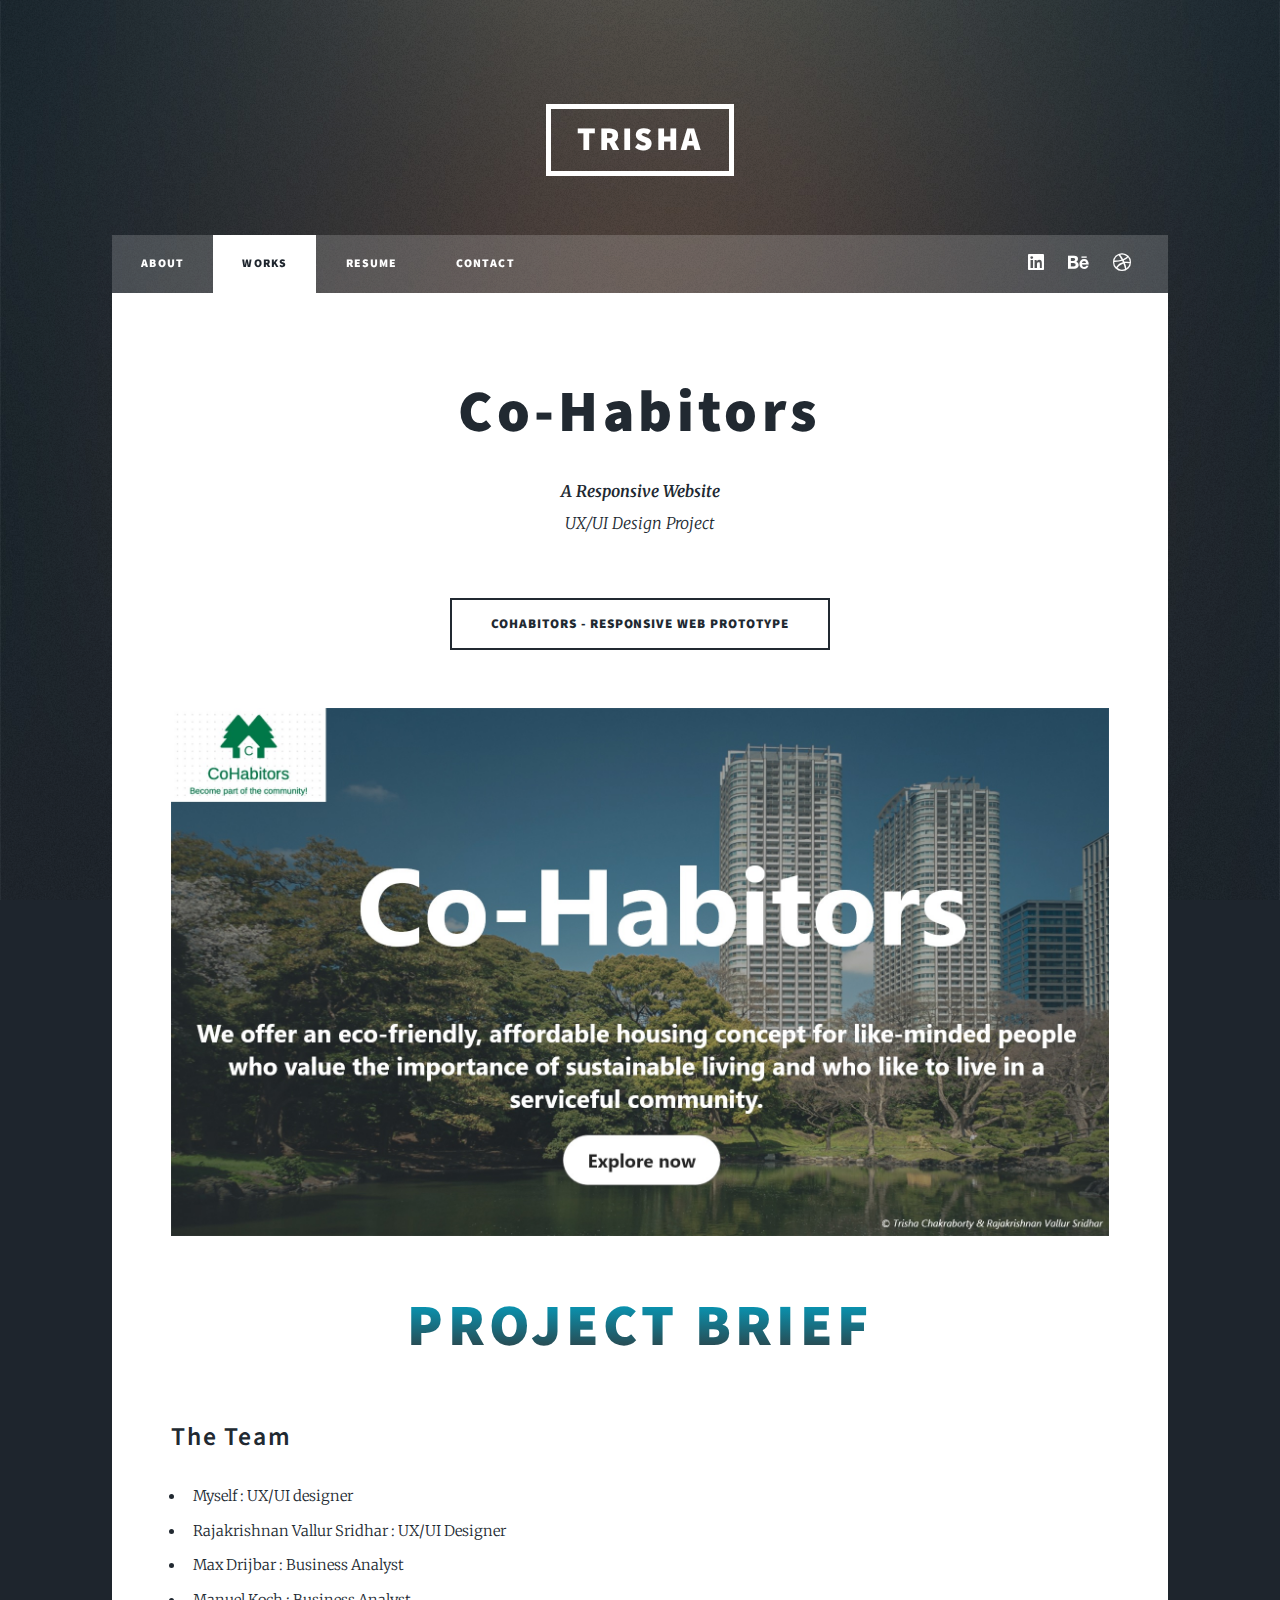
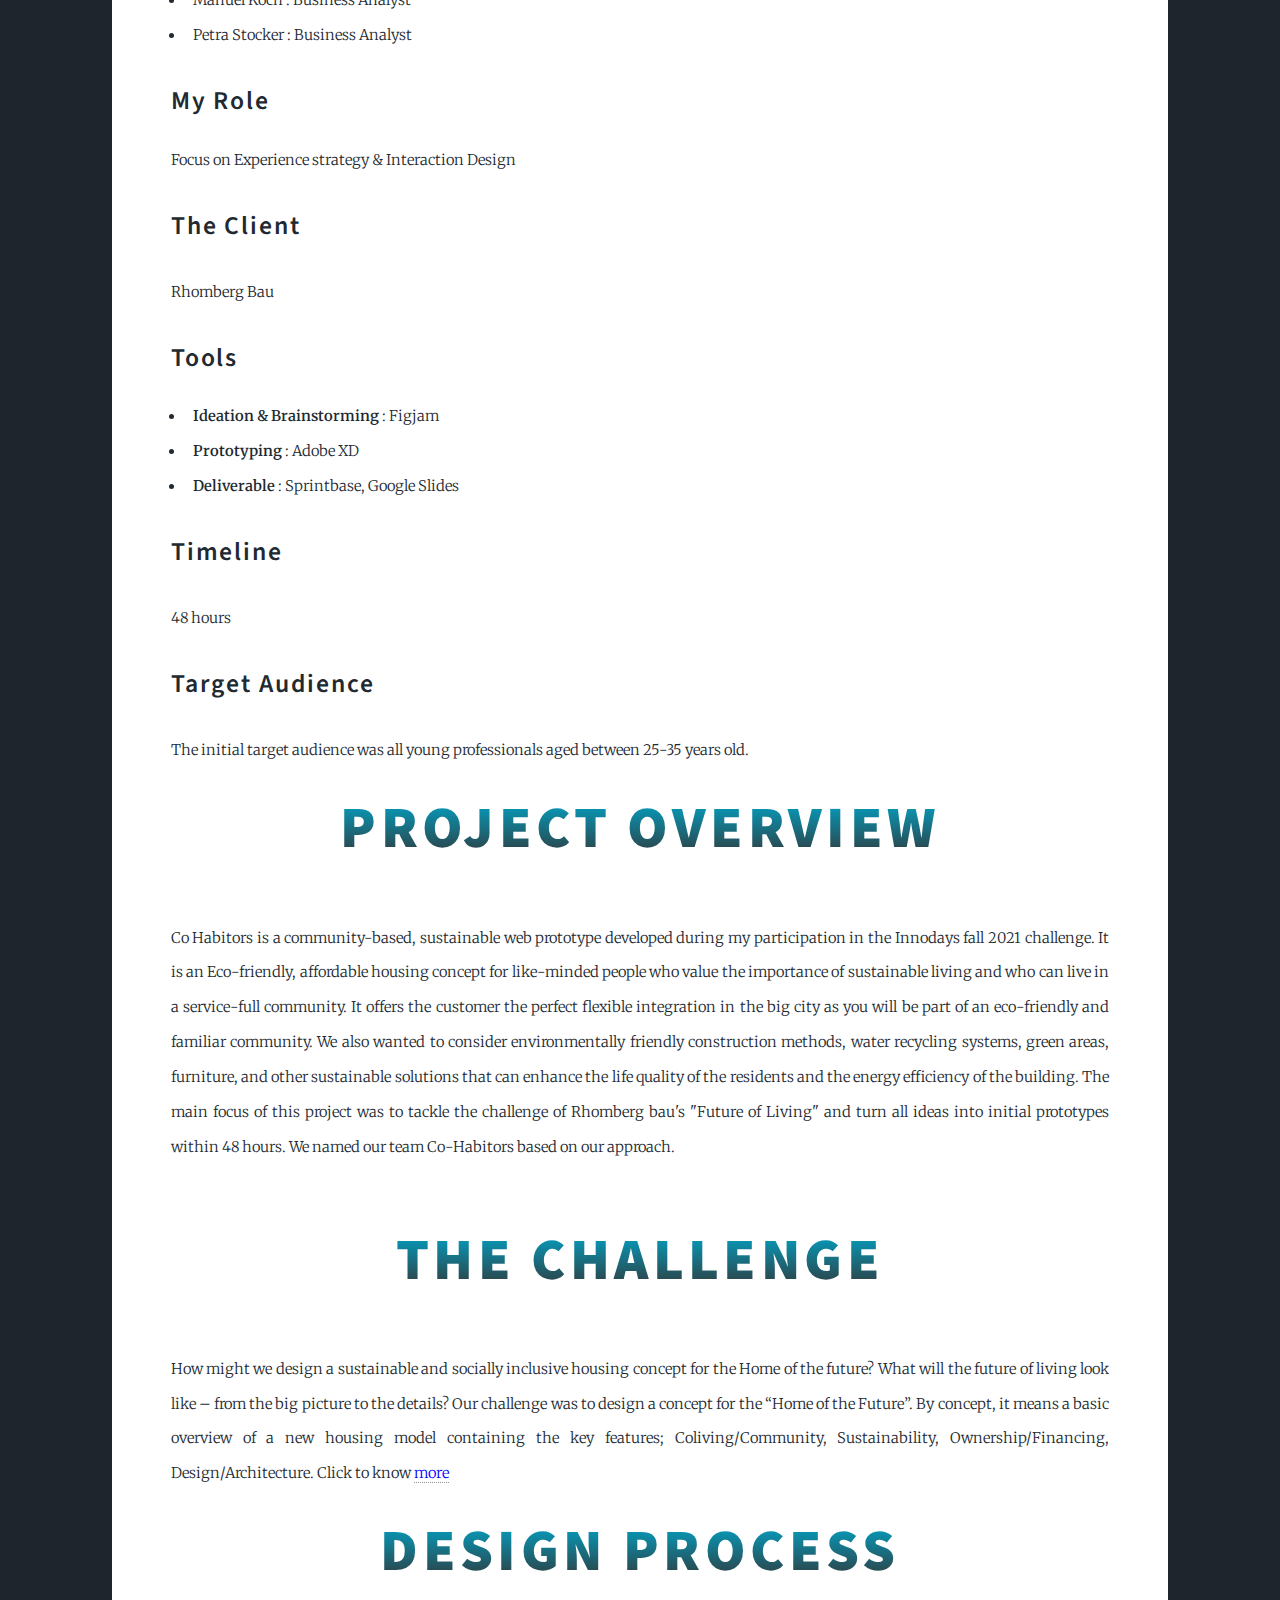
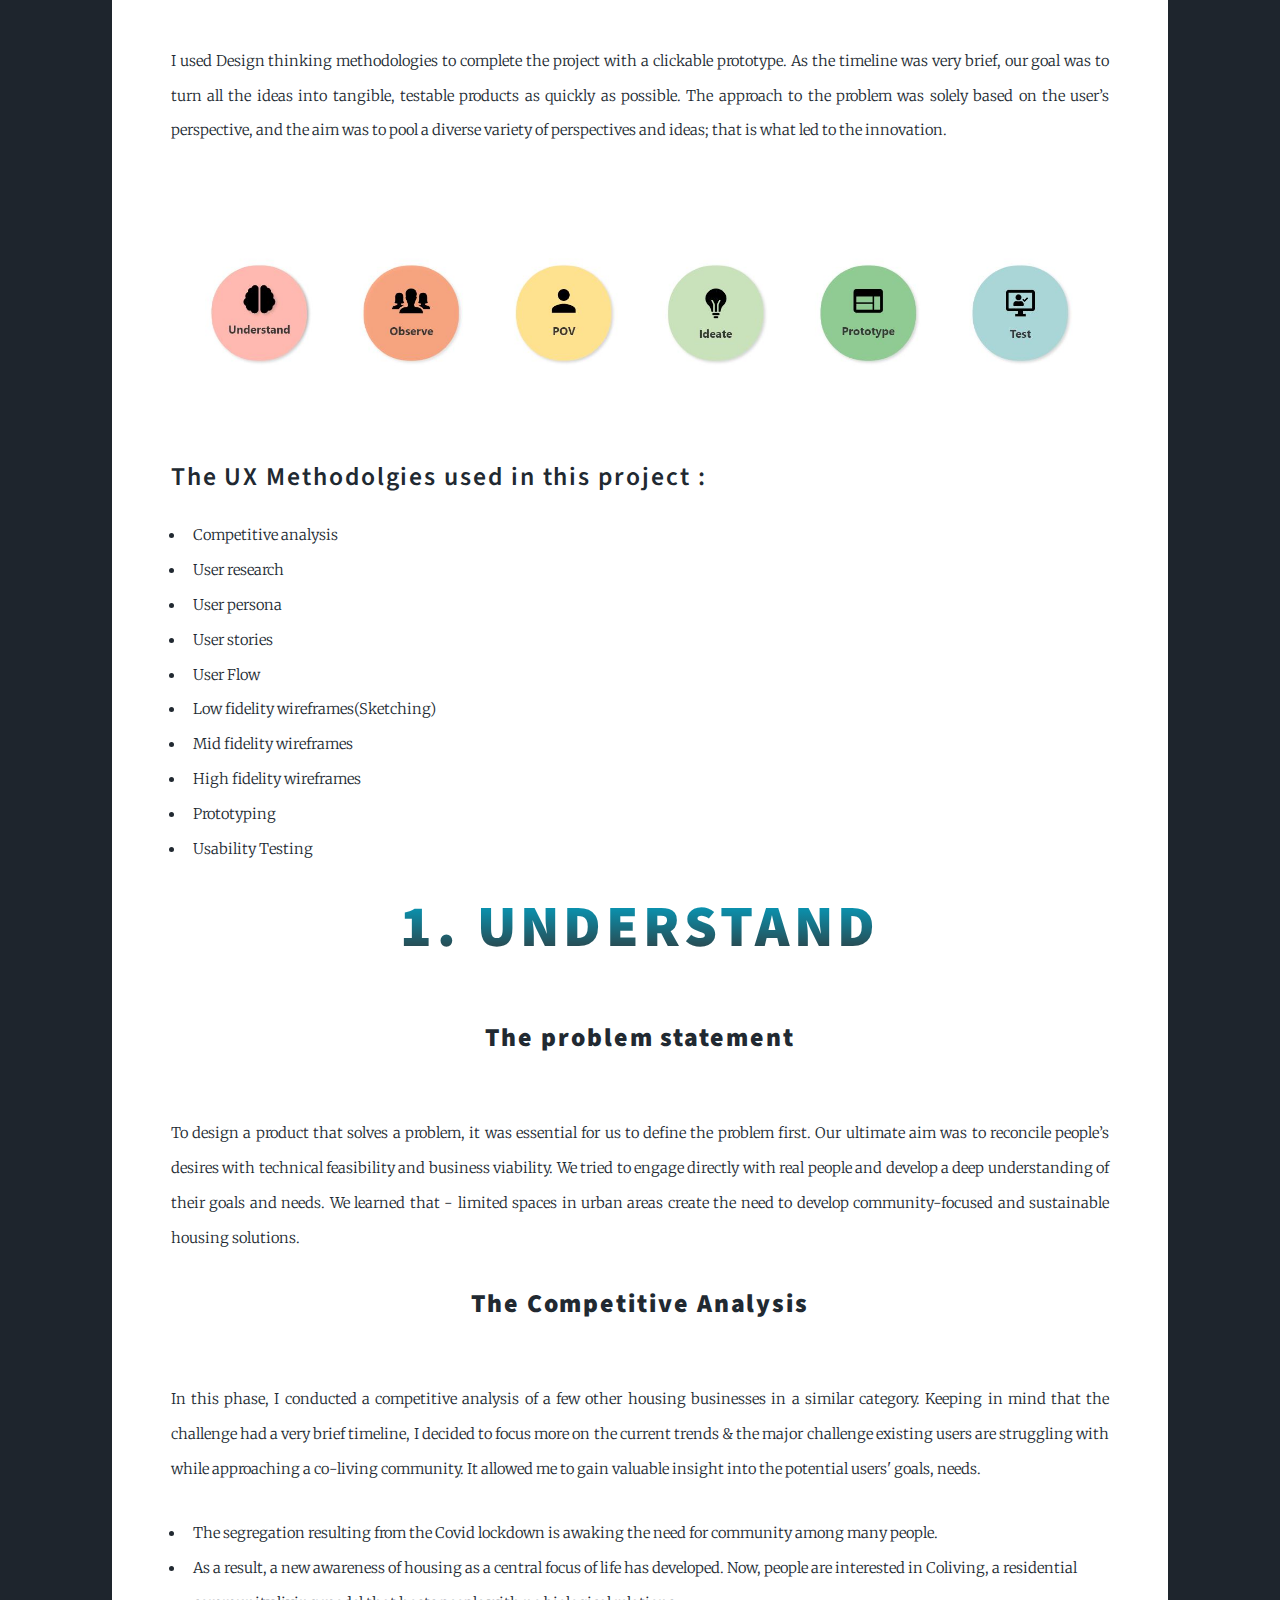
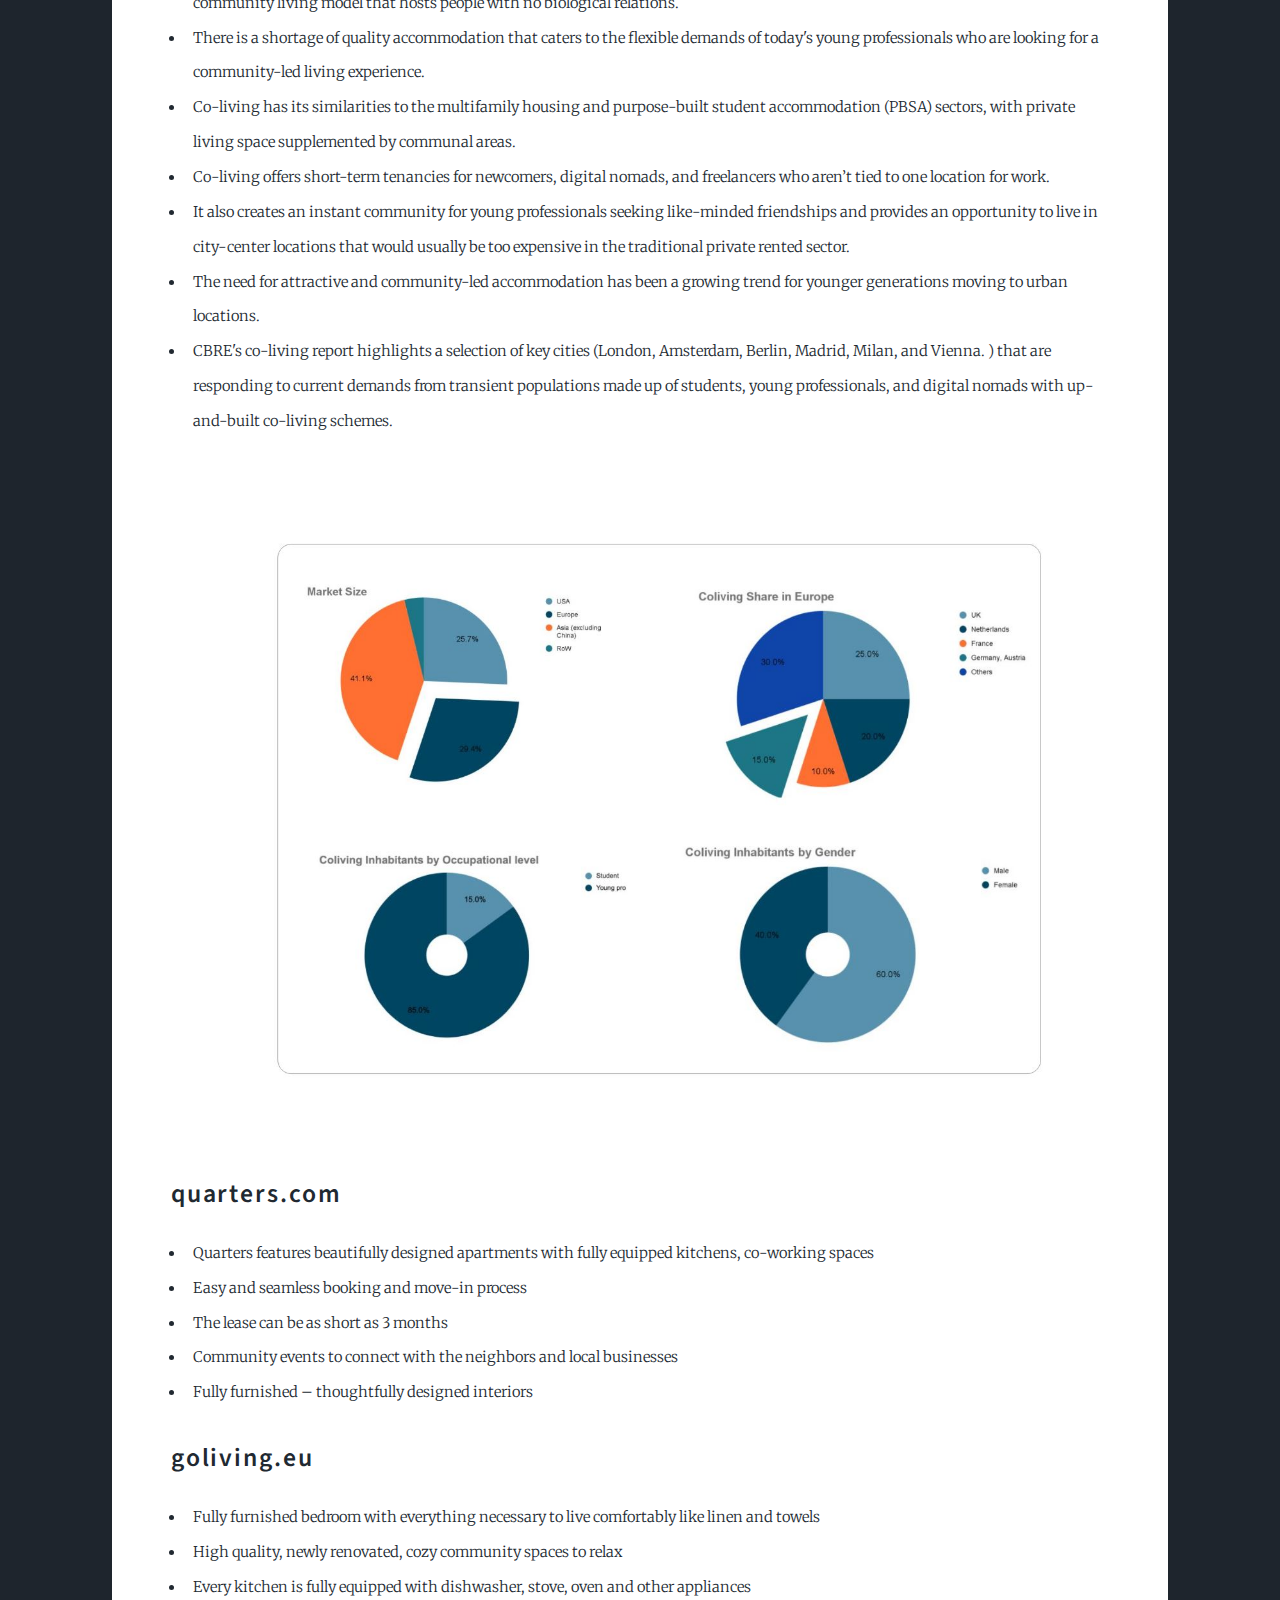
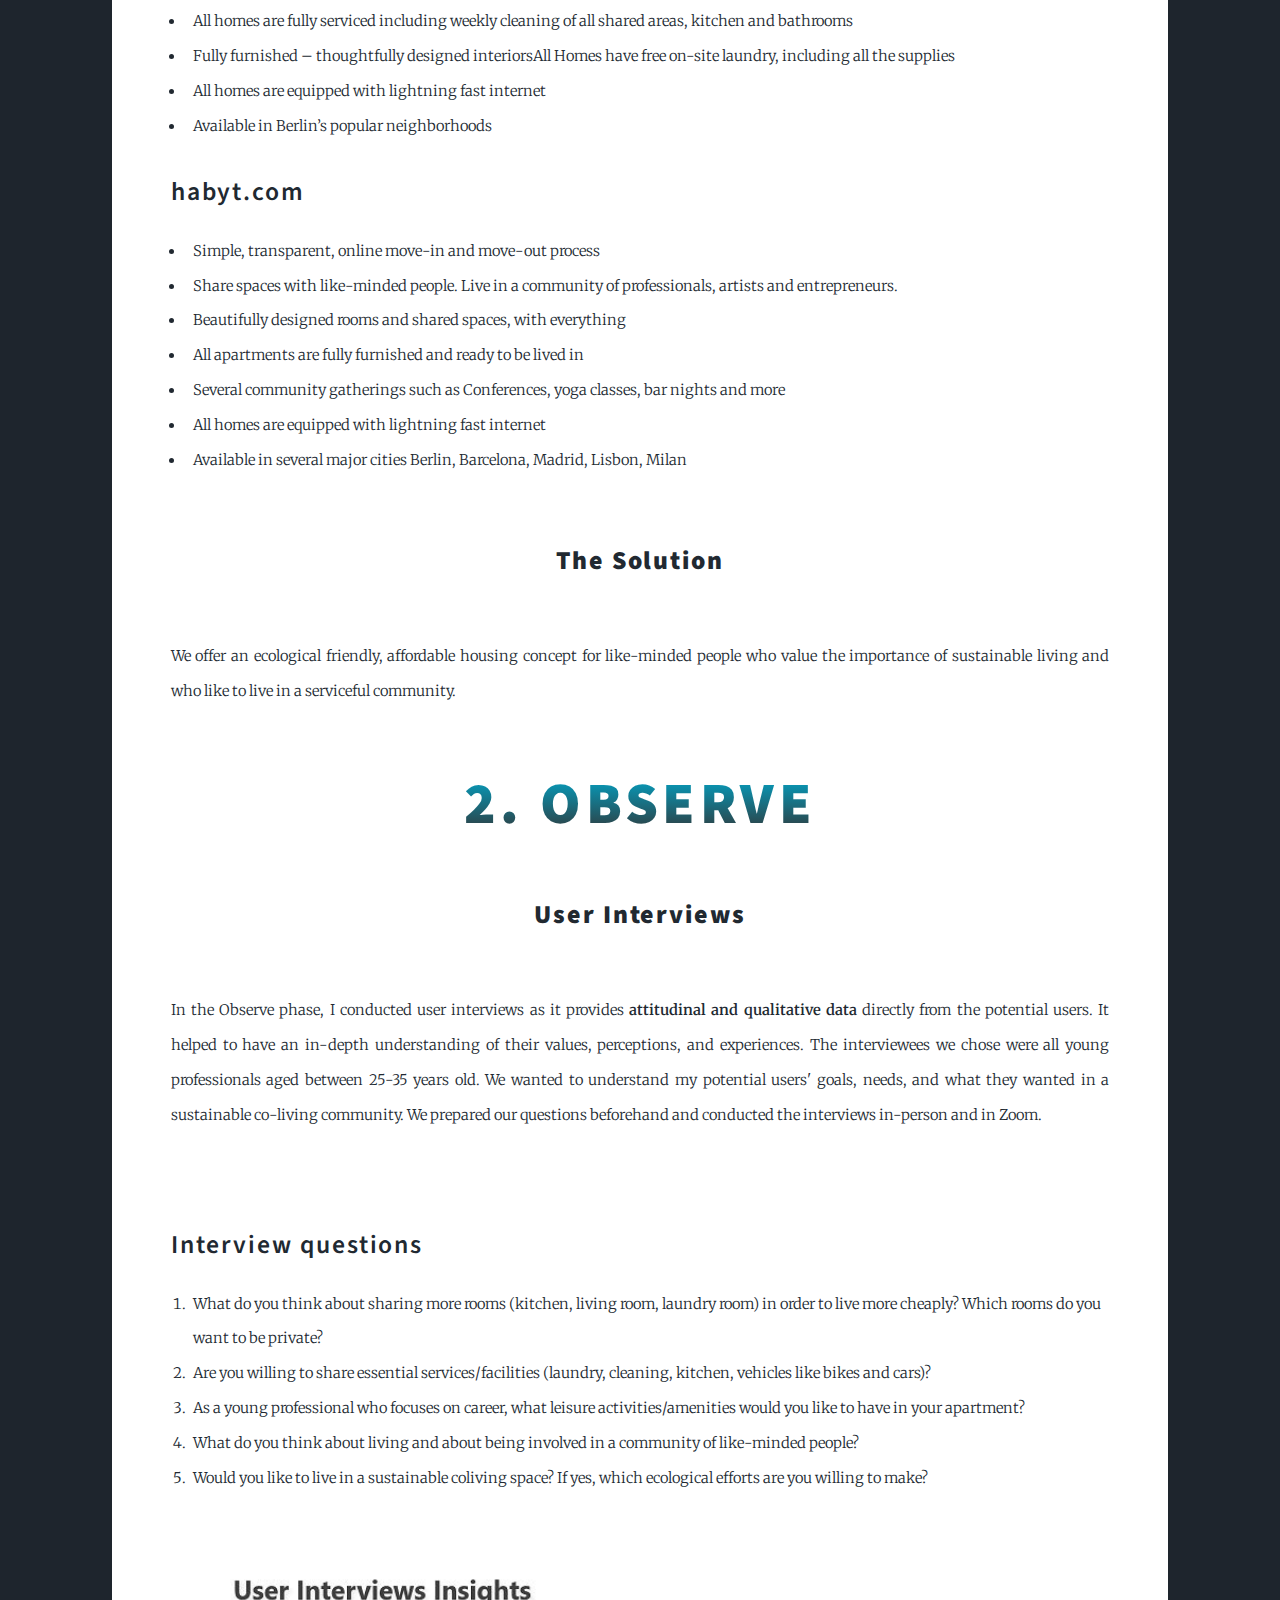
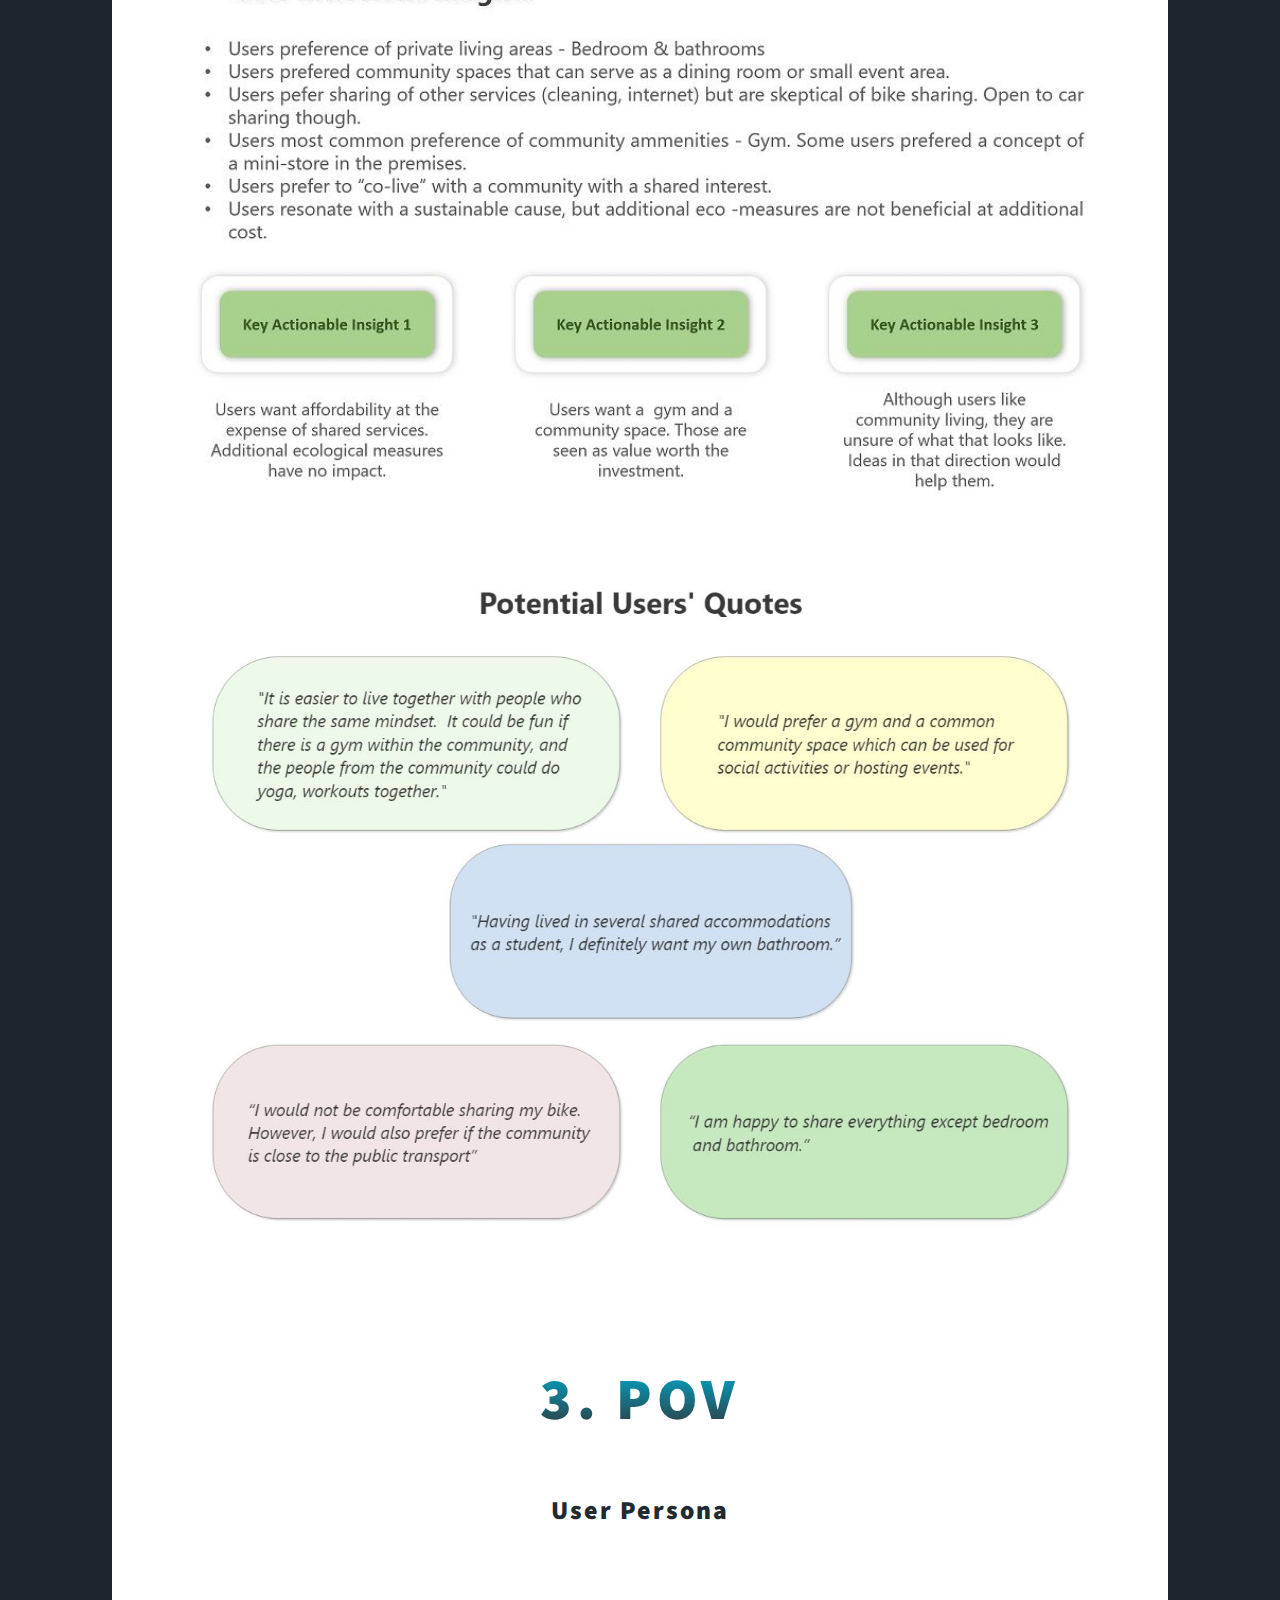
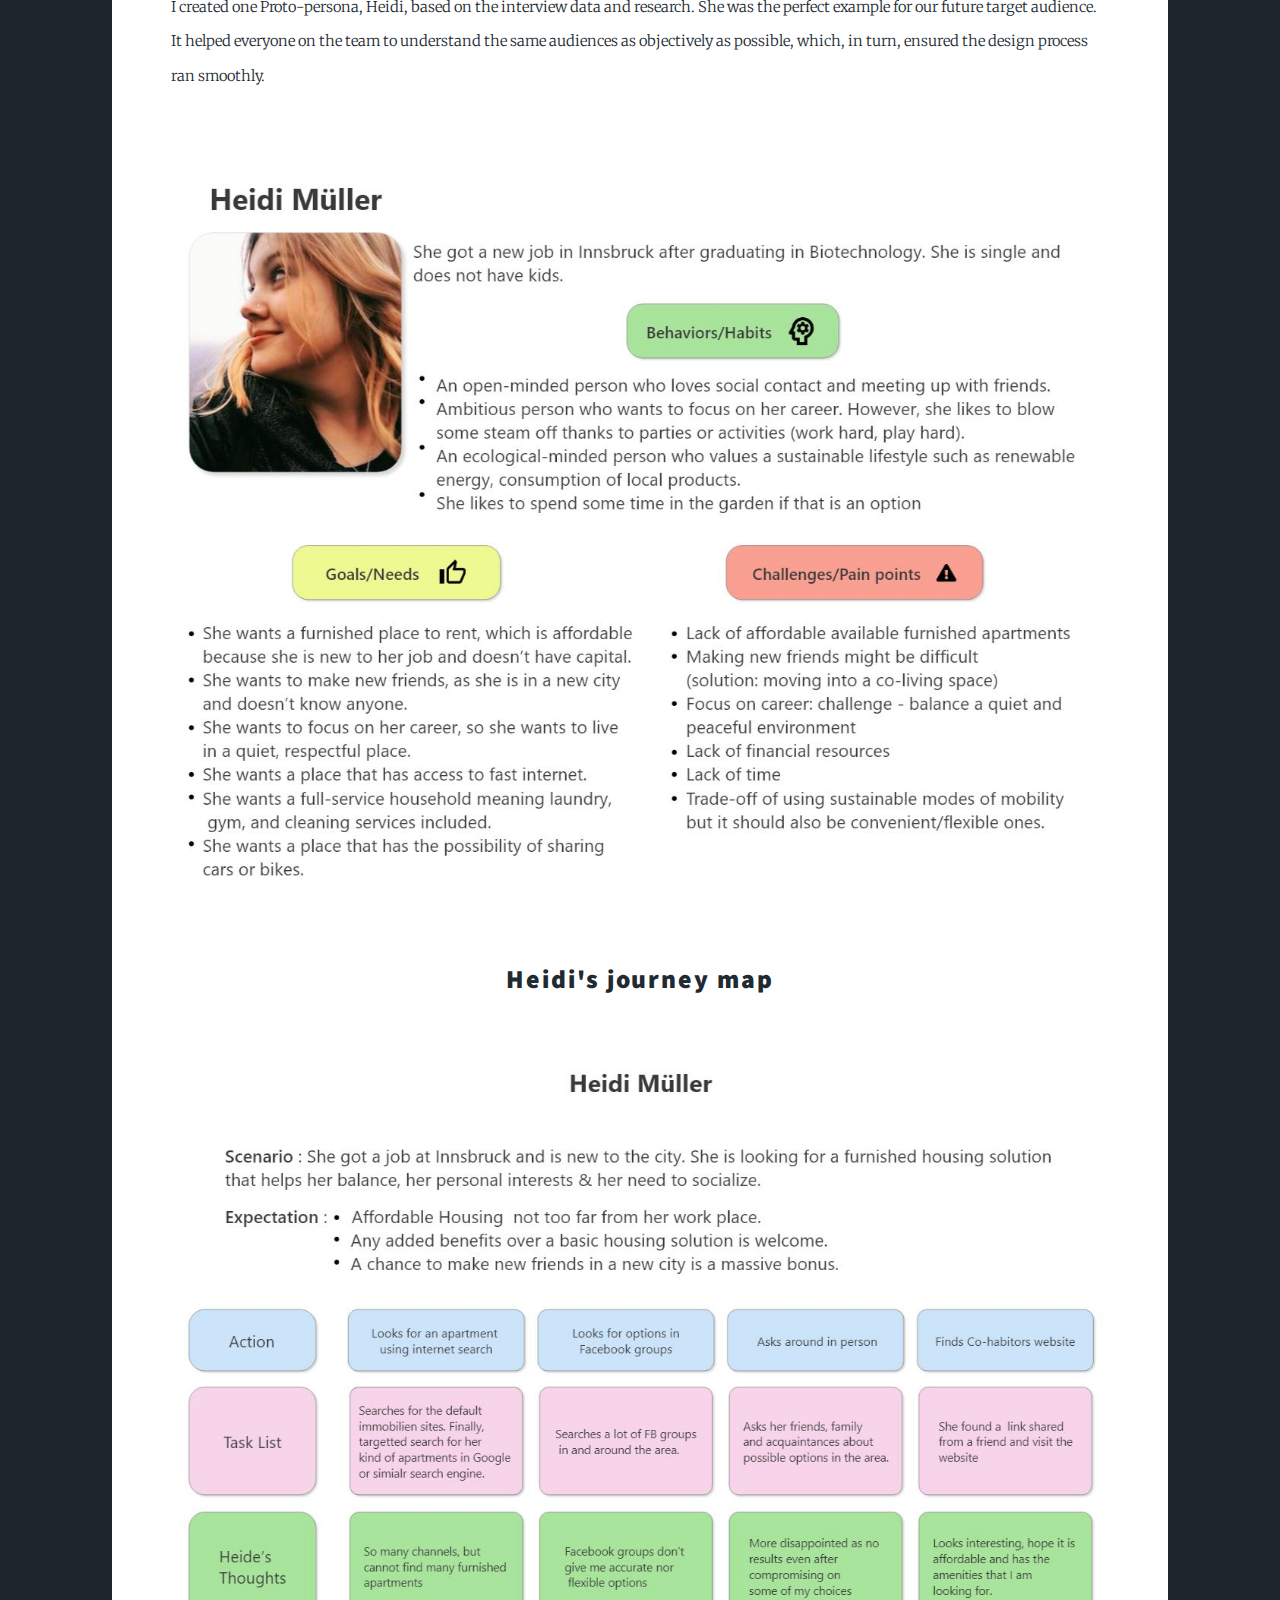
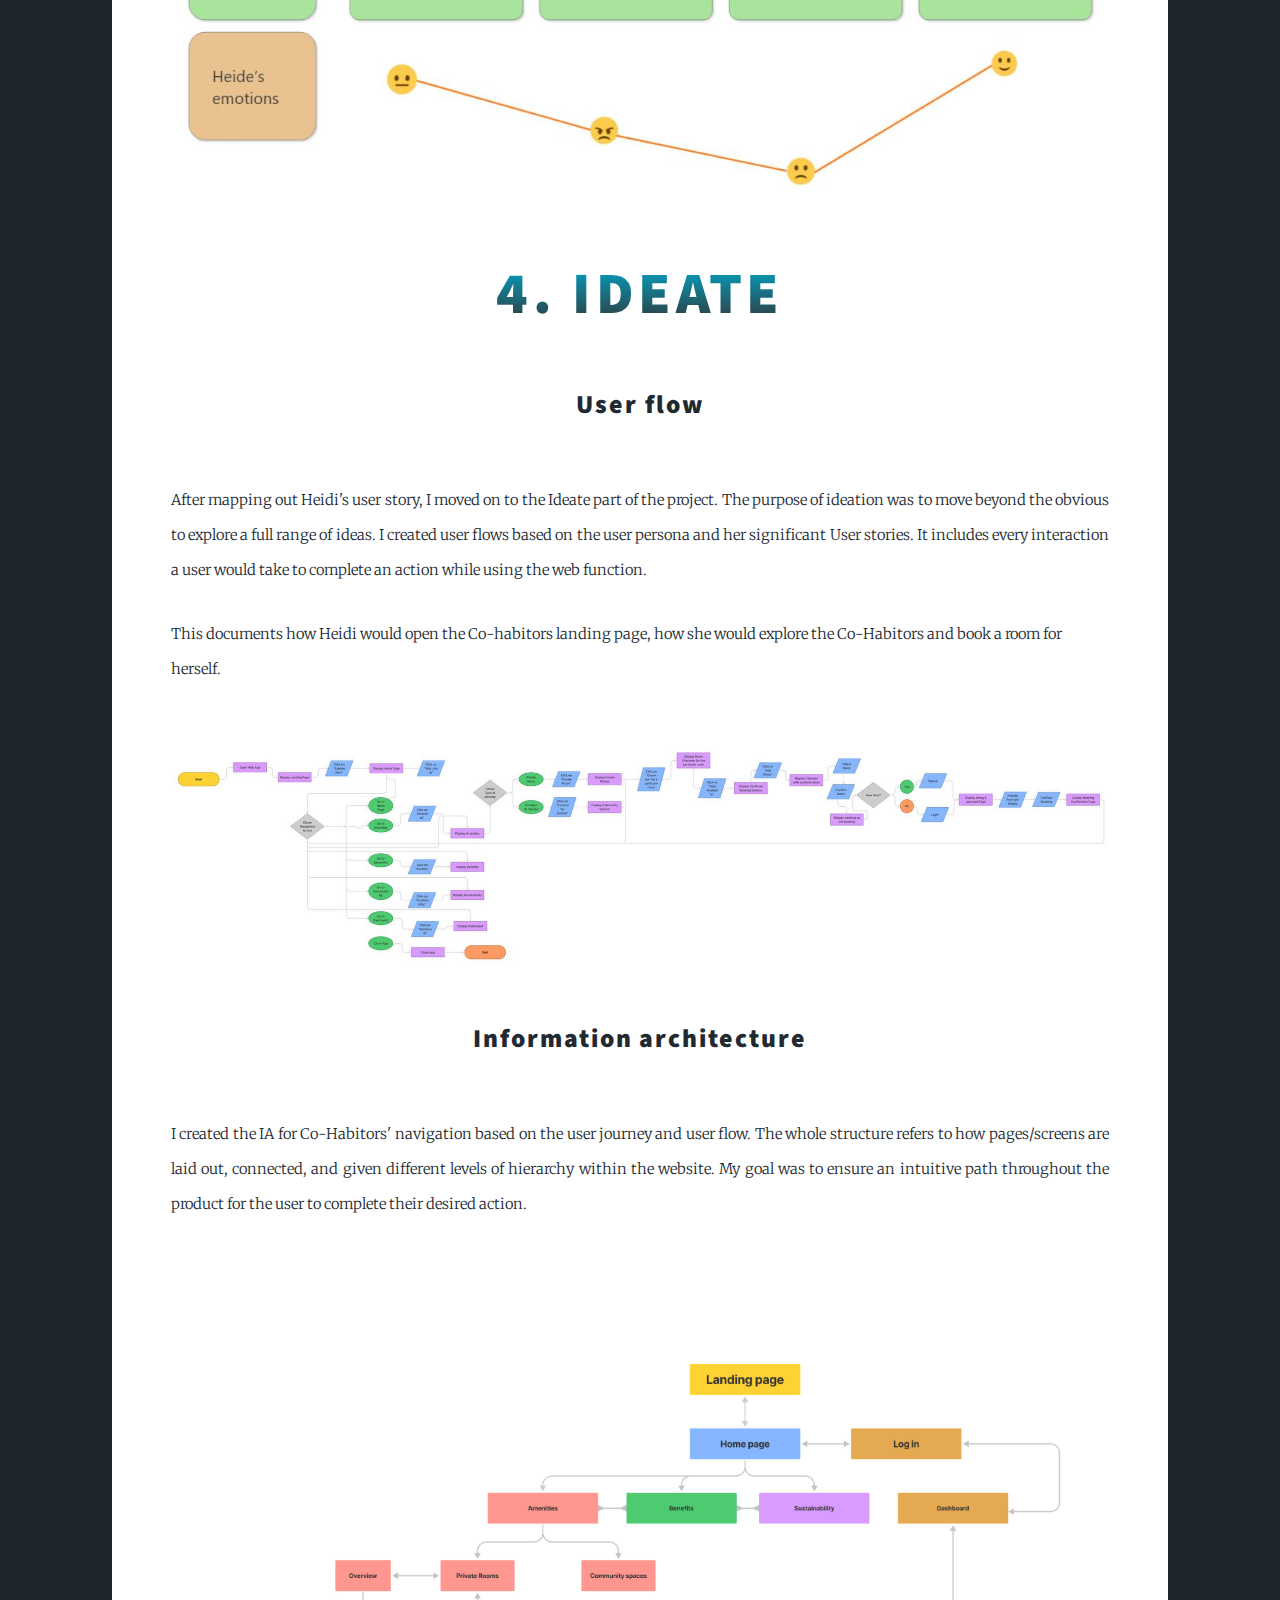
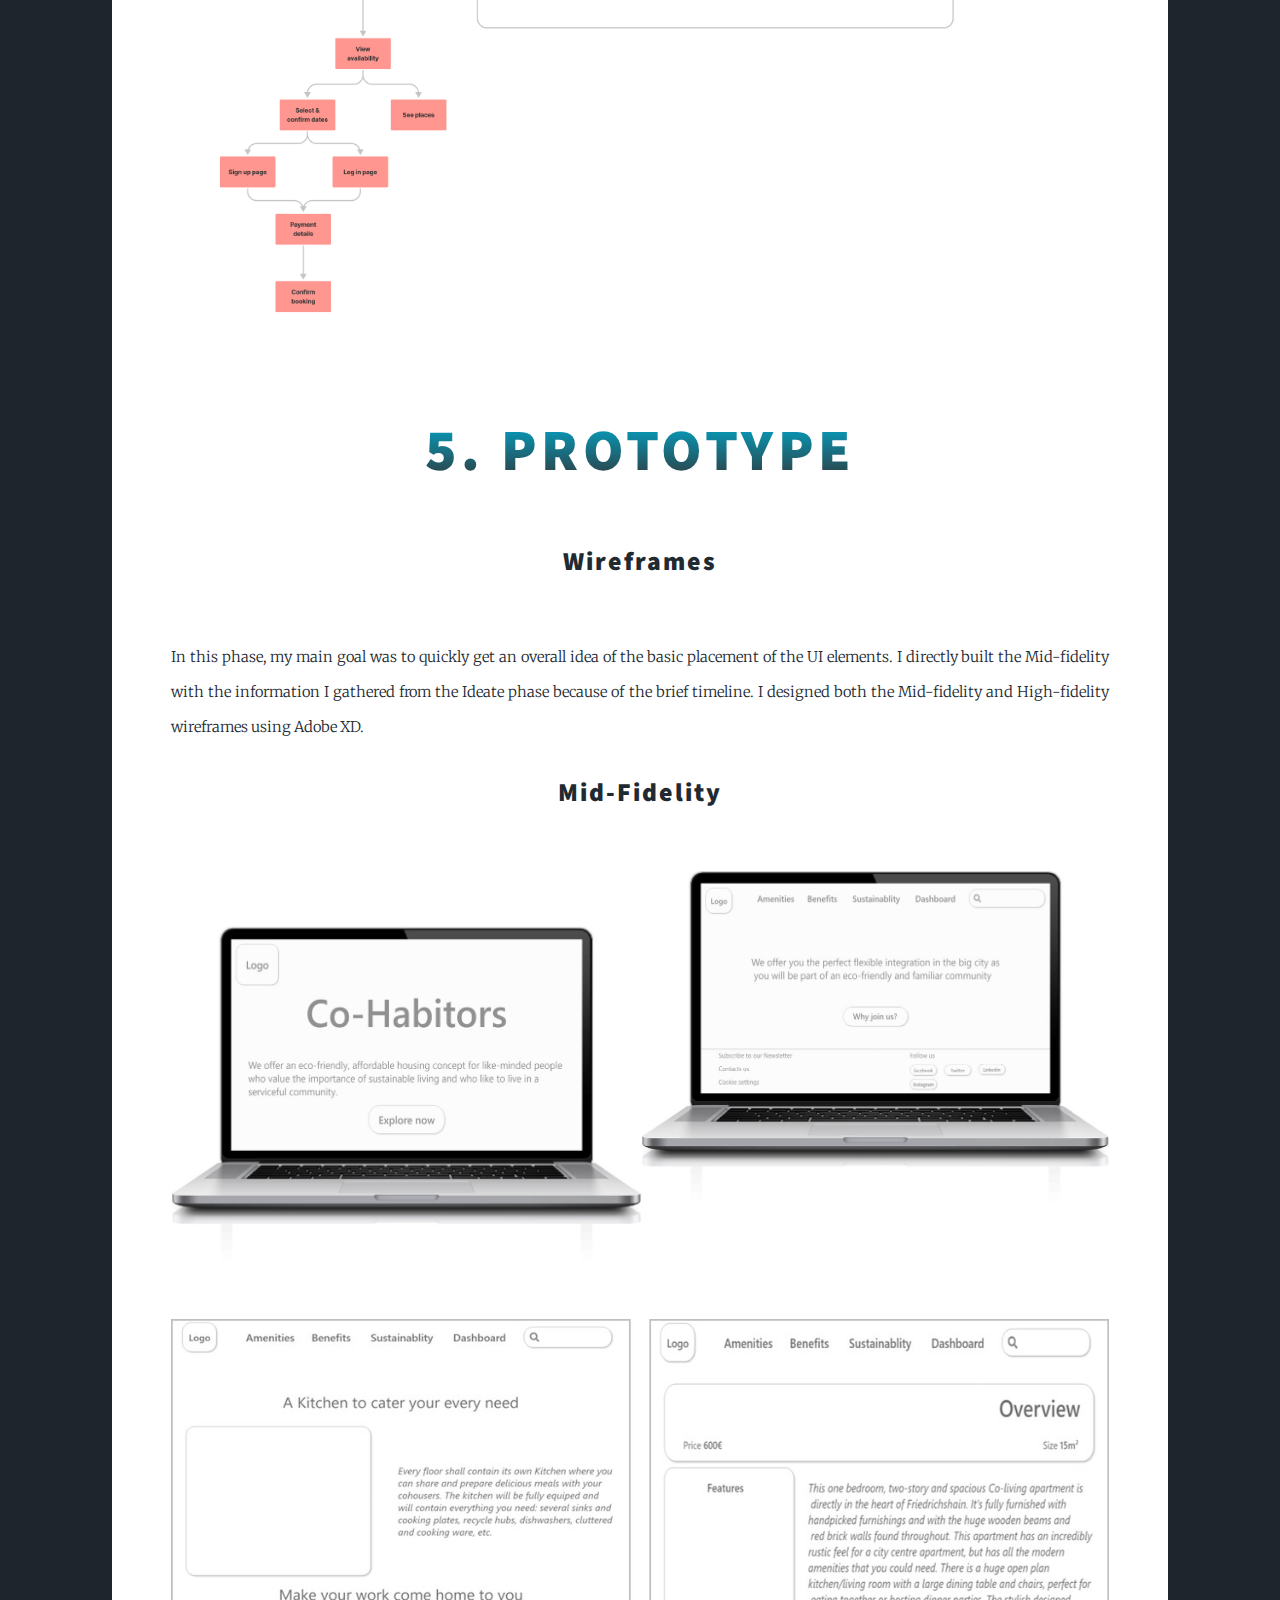
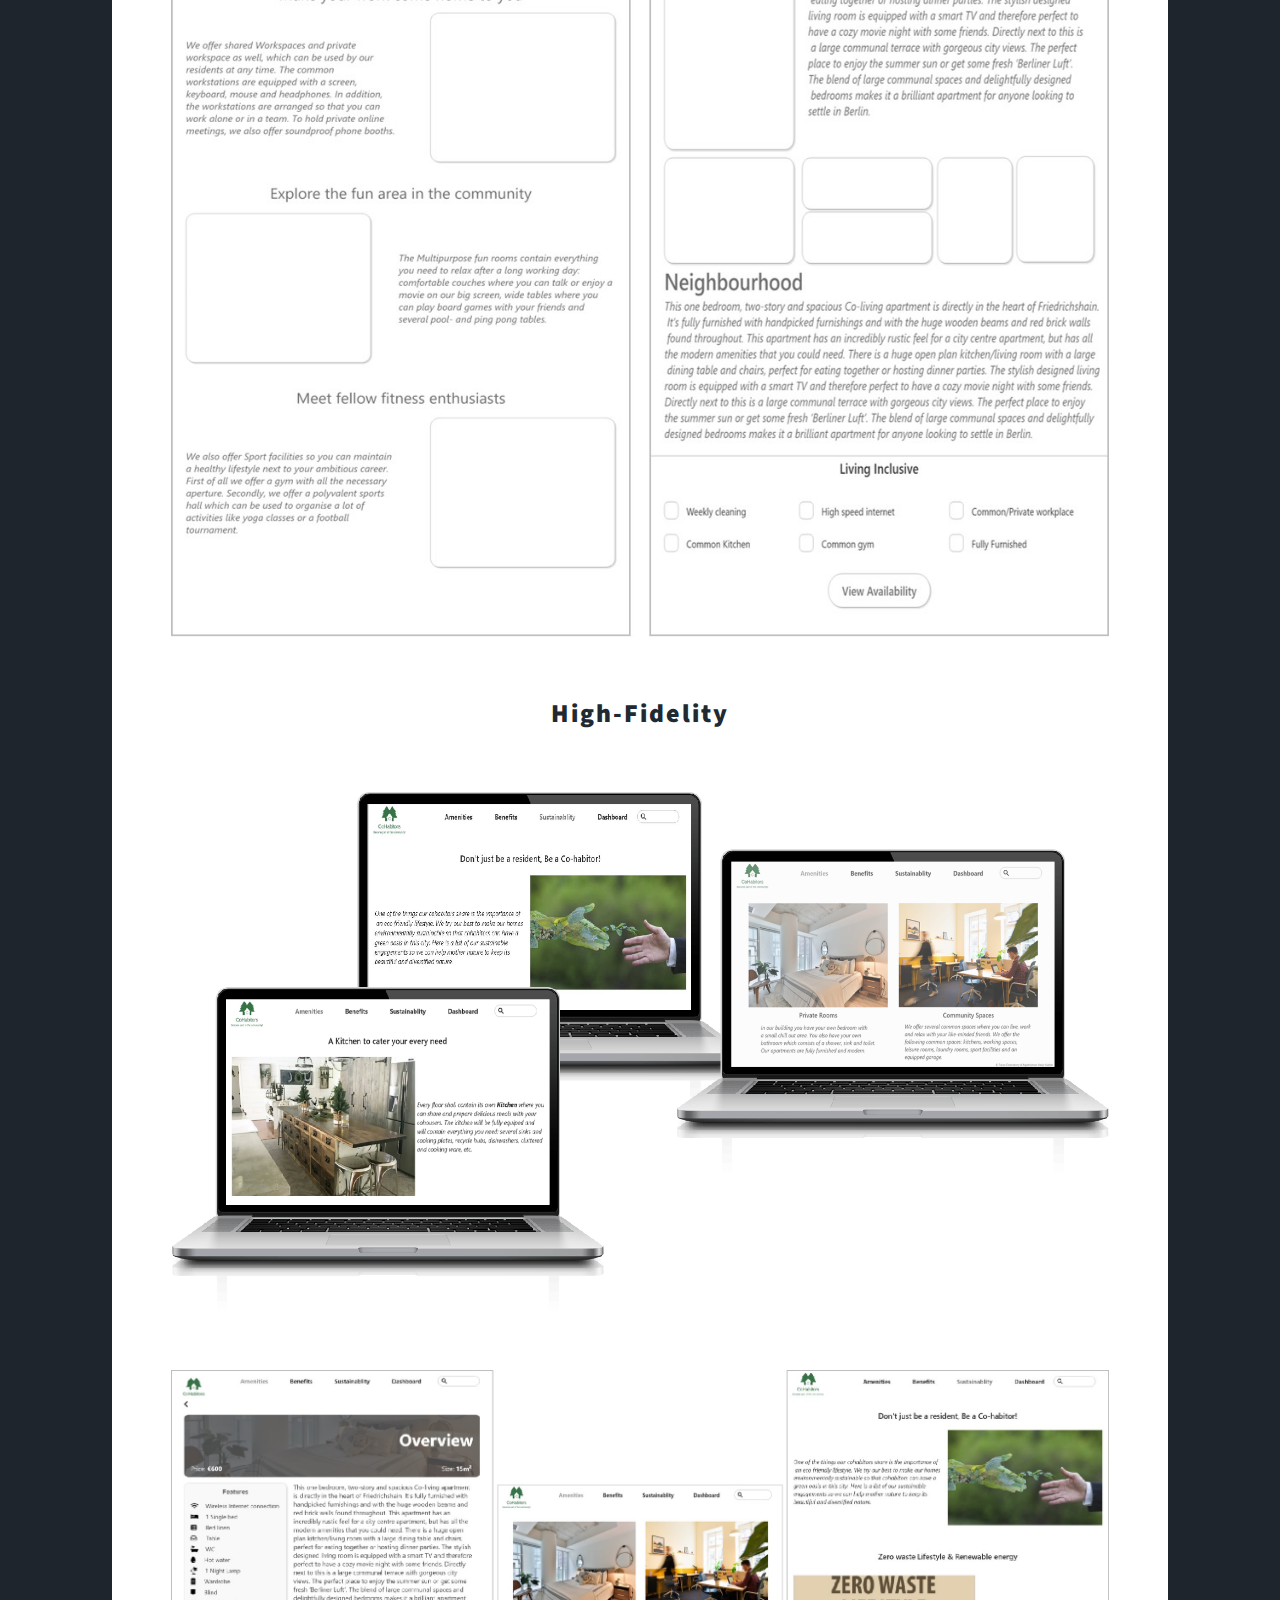
<file: cohabitors.html>
<!DOCTYPE HTML>
<!--
	Massively by HTML5 UP
	html5up.net | @ajlkn
	Free for personal and commercial use under the CCA 3.0 license (html5up.net/license)
-->
<html>
	<head>
		<title>Trisha Chakraborty - Works</title>
		<meta charset="utf-8" />
		<meta name="viewport" content="width=device-width, initial-scale=1, user-scalable=no" />
		<link rel="stylesheet" href="assets/css/main.css" />
		<noscript><link rel="stylesheet" href="assets/css/noscript.css" /></noscript>
		<!-- Hotjar Tracking Code for https://trishachakraborty-ux.github.io/ -->
<script>
    (function(h,o,t,j,a,r){
        h.hj=h.hj||function(){(h.hj.q=h.hj.q||[]).push(arguments)};
        h._hjSettings={hjid:2817365,hjsv:6};
        a=o.getElementsByTagName('head')[0];
        r=o.createElement('script');r.async=1;
        r.src=t+h._hjSettings.hjid+j+h._hjSettings.hjsv;
        a.appendChild(r);
    })(window,document,'https://static.hotjar.com/c/hotjar-','.js?sv=');
</script>
	</head>
	<body class="is-preload">

		<!-- Wrapper -->
			<div id="wrapper">

				<!-- Header -->
					<header id="header">
						<a href="index.html" class="logo">TRISHA</a>
					</header>

				<!-- Nav -->
					<nav id="nav">
						<ul class="links">
							<li><a href="index.html#header">About</a></li>
							<li class="active"><a href="work.html">Works</a></li>
							<li><a href="assets/pdf/Trisha_Chakraborty_Resume.pdf" target="_blank">Resume</a></li>
							<li><a href="contact.html">Contact</a></li>
						</ul>
						<ul class="icons">
							<li><a href="https://www.linkedin.com/in/trisha-chakraborty-ux" class="icon brands fa-linkedin" target="_blank"><span class="label">Linkedin</span></a></li>
							<li><a href="https://www.behance.net/trich1" class="icon brands fa-behance" target="_blank"><span class="label">Behance</span></a></li>
							<li><a href="https://dribbble.com/TC2020" class="icon brands fa-dribbble" target="_blank"><span class="label">Dribbble</span></a></li>
						</ul>
					</nav>
					


				<!-- Main -->
					<div id="main">

						<!-- Post -->
							<section class="post">
								<header class="major">
									<h1>Co-Habitors</h1>
									<p><strong>A Responsive Website</strong> <br/> 
									   UX/UI Design Project
									</p>
								</header>
								
								<ul class="actions special">
									<li>
									   <a href="https://xd.adobe.com/view/38ba6565-6075-4028-8d4e-40ea69cb0150-6de9/" target="_blank"  class="button large">CoHabitors - RESPONSIVE WEB PROTOTYPE </a>
									</li>
								</ul>
								
								
								<div class="image main"><img src="images/cohabitors/cohabitors.jpg" alt="" /></div>
								
								</p> <header class="major">
									<h2 style="background: -webkit-linear-gradient(rgb(1,166,201),#333);-webkit-background-clip: text;-webkit-text-fill-color: transparent;">PROJECT BRIEF</h2>
								</header>
															 
								 <p> <h3><b>The Team</b></h3>
								 <ul>
								  <li>Myself : UX/UI designer</li>
								  <li>Rajakrishnan Vallur Sridhar : UX/UI Designer</li>
								  <li>Max Drijbar : Business Analyst </li>
								  <li>Manuel Koch : Business Analyst </li>
								  <li>Petra Stocker : Business Analyst</li>
								 </ul>  
								 
								 <p><h3><b>My Role</b></h3>
								 <p>Focus on Experience strategy & Interaction Design</p>
								 
								 <p><h3><b>The Client</b></h3></p>
								 <p> Rhomberg Bau</p>
								 
								 <p><h3><b>Tools</b></h3>
								 <ul>
								  <li><b>Ideation & Brainstorming</b> : Figjam </li>
								  <li><b>Prototyping </b> : Adobe XD </li>
								  <li><b>Deliverable </b> : Sprintbase, Google Slides </li>
								 </ul>  
								 
								 <p><h3><b>Timeline</b></h3></p>
								 <p> 48 hours</p>
								 
								 <p><h3><b>Target Audience</b></h3></p>
								 <p>The initial target audience was all young professionals aged between 25-35 years old.


								<header class="major">
									<h2 style="background: -webkit-linear-gradient(rgb(1,166,201),#333);-webkit-background-clip: text;-webkit-text-fill-color: transparent;">PROJECT OVERVIEW</h2>
								</header>
								
								<p>Co Habitors is a community-based, sustainable web prototype developed during my participation in the Innodays fall 2021 challenge. 

								It is an Eco-friendly, affordable housing concept for like-minded people who value the importance of sustainable living and who can live in a service-full community. It offers the customer the perfect flexible integration in the big city as you will be part of an eco-friendly and familiar community. We also wanted to consider environmentally friendly construction methods, water recycling systems, green areas, furniture, and other sustainable solutions that can enhance the life quality of the residents and the energy efficiency of the building. The main focus of this project was to tackle the challenge of Rhomberg bau's "Future of Living" and turn all ideas into initial prototypes within 48 hours. We named our team Co-Habitors based on our approach.<br/> <br/>
								<p>
								
								<header class="major">
									<h2 style="background: -webkit-linear-gradient(rgb(1,166,201),#333);-webkit-background-clip: text;-webkit-text-fill-color: transparent;">THE CHALLENGE</h2>
								</header>
								
								<p> 
								 How might we design a sustainable and socially inclusive housing concept for the Home of the future? What will the future of living look like – from the big picture to the details? Our challenge was to design a concept for the “Home of the Future”. By concept, it means a basic overview of a new housing model containing the key features; Coliving/Community, Sustainability, Ownership/Financing, Design/Architecture. Click to know <a href="https://www.innodays.org/challenge/rhombergbau2021/" style="color: blue;">more</a></li>
								 </p>
								
								<header class="major">
									<h2 style="background: -webkit-linear-gradient(rgb(1,166,201),#333);-webkit-background-clip: text;-webkit-text-fill-color: transparent;">DESIGN PROCESS</h2>
								</header>
								
								<p>I used Design thinking methodologies to complete the project with a clickable prototype. As the timeline was very brief, our goal was to turn all the ideas into tangible, testable products as quickly as possible. The approach to the problem was solely based on the user’s perspective, and the aim was to pool a diverse variety of perspectives and ideas; that is what led to the innovation.
								</p>
								
								<div class="image main"><img src="images/cohabitors/The_Design_thinking_process.JPG" alt="" /></div>
							
								<p><h3><b>The UX Methodolgies used in this project : </h3></b>
								 <ul>
								  <li>Competitive analysis</li>
								  <li>User research</li>
								  <li>User persona</li>
								  <li>User stories</li>
								  <li>User Flow</li>
								  <li>Low fidelity wireframes(Sketching)</li>
								  <li>Mid fidelity wireframes</li>
								  <li>High fidelity wireframes</li>
								  <li>Prototyping</li>
								  <li>Usability Testing</li>
								 </ul>
								
								<header class="major">
									<h2 style="background: -webkit-linear-gradient(rgb(1,166,201),#333);-webkit-background-clip: text;-webkit-text-fill-color: transparent;">1. UNDERSTAND</h2>
								</header>
								
								<header class="major">
									<h3>The problem statement</h3>
								</header>
								
								<p> To design a product that solves a problem, it was essential for us to define the problem first. Our ultimate aim was to reconcile people’s desires with technical feasibility and business viability. We tried to engage directly with real people and develop a deep understanding of their goals and needs. 
									We learned that - limited spaces in urban areas create the need to develop community-focused and sustainable housing solutions.
								
								<header class="major">
									<h3>The Competitive Analysis</h3>
								</header>
								
								<p> In this phase, I conducted a competitive analysis of a few other housing businesses in a similar category. Keeping in mind that the challenge had a very brief timeline, I decided to focus more on the current trends & the major challenge existing users are struggling with while approaching a co-living community. It allowed me to gain valuable insight into the potential users' goals, needs. <br/>
                                 </p>
								 
								 <ul>
								  <li>The segregation resulting from the Covid lockdown is awaking the need for community among many people. </li>
								  <li>As a result, a new awareness of housing as a central focus of life has developed. Now, people are interested in Coliving, a residential community living model that hosts people with no biological relations.</li>
								  <li>There is a shortage of quality accommodation that caters to the flexible demands of today's young professionals who are looking for a community-led living experience.</li>
								  <li>Co-living has its similarities to the multifamily housing and purpose-built student accommodation (PBSA) sectors, with private living space supplemented by communal areas.</li>
								  <li>Co-living offers short-term tenancies for newcomers, digital nomads, and freelancers who aren’t tied to one location for work.</li>
								  <li>It also creates an instant community for young professionals seeking like-minded friendships and provides an opportunity to live in city-center locations that would usually be too expensive in the traditional private rented sector.</li>
								  <li>The need for attractive and community-led accommodation has been a growing trend for younger generations moving to urban locations.</li>
								  <li>CBRE's co-living report highlights a selection of key cities (London, Amsterdam, Berlin, Madrid, Milan, and Vienna. ) that are responding to current demands from transient populations made up of students, young professionals, and digital nomads with up-and-built co-living schemes.</li>
								 </ul>
								 
								 <div class="image main"><img src="images/cohabitors/Coliving_competive_collage.JPG" alt="" /></div>
								 
								 <p><h3><b>quarters.com</h3></b>
								 <ul>
								  <li>Quarters features beautifully designed apartments with fully equipped kitchens, co-working spaces</li>
								  <li>Easy and seamless booking and move-in process</li>
								  <li>The lease can be as short as 3 months </li>
								  <li>Community events to connect with the neighbors and local businesses</li>
								  <li>Fully furnished – thoughtfully designed interiors</li>
								 </ul>
								 
								 <p><h3><b>goliving.eu</h3></b>
								 <ul>
								  <li>Fully furnished bedroom with everything necessary to live comfortably like linen and towels</li>
								  <li>High quality, newly renovated, cozy community spaces to relax</li>
								  <li>Every kitchen is fully equipped with dishwasher, stove, oven and other appliances</li>
								  <li>All homes are fully serviced including weekly cleaning of all shared areas, kitchen and bathrooms</li>
								  <li>Fully furnished – thoughtfully designed interiorsAll Homes have free on-site laundry, including all the supplies</li>
								  <li>All homes are equipped with lightning fast internet</li>
								  <li>Available in Berlin’s popular neighborhoods</li>
								 </ul>
								 
								 <p><h3><b>habyt.com</h3></b>
								 <ul>
								  <li>Simple, transparent, online move-in and move-out process</li>
								  <li>Share spaces with like-minded people. Live in a community of professionals, artists and entrepreneurs.</li>
								  <li>Beautifully designed rooms and shared spaces, with everything</li>
								  <li>All apartments are fully furnished and ready to be lived in</li>
								  <li>Several community gatherings such as Conferences, yoga classes, bar nights and more</li>
								  <li>All homes are equipped with lightning fast internet</li>
								  <li>Available in several major cities Berlin, Barcelona, Madrid, Lisbon, Milan</li>
								 </ul>
								
								</br>
								
								<header class="major">
									<h3>The Solution</h3>
								</header>
								
								<p> We offer an ecological friendly, affordable housing concept for like-minded people who value the importance of sustainable living and who like to live in a serviceful community. <br/>
                                 </p>
								 </br>
								 
								 <header class="major">
									<h2 style="background: -webkit-linear-gradient(rgb(1,166,201),#333);-webkit-background-clip: text;-webkit-text-fill-color: transparent;">2. OBSERVE</h2>
								</header>
								
								<header class="major">
									<h3>User Interviews</h3>
								</header>
								
								<p>In the Observe phase, I conducted user interviews as it provides <b>attitudinal and qualitative data</b> directly from the potential users. It helped to have an in-depth understanding of their values, perceptions, and experiences.
								   The interviewees we chose were all young professionals aged between 25-35 years old. We wanted to understand my potential users' goals, needs, and what they wanted in a sustainable co-living community. We prepared our questions beforehand and conducted the interviews in-person and in Zoom. 
                                </p>
								
								</br>
								
								<p><h3><b>Interview questions</h3></b>
								 <ol>
								  <li>What do you think about sharing more rooms (kitchen, living room, laundry room) in order to live more cheaply? Which rooms do you want to be private?</li>
								  <li>Are you willing to share essential services/facilities (laundry, cleaning, kitchen, vehicles like bikes and cars)?</li>
								  <li>As a young professional who focuses on career, what leisure activities/amenities would you like to have in your apartment?</li>
								  <li>What do you think about living and about being involved in a community of like-minded people?</li>
								  <li>Would you like to live in a sustainable coliving space? If yes, which ecological efforts are you willing to make?</li>
								 </ol>
								 
								<div class="image main"><img src="images/cohabitors/User_Interview_insight.JPG" alt="" /></div>
								<div class="image main"><img src="images/cohabitors/Uses_quotes.JPG" alt="" /></div>
								
								</br>
								
								<header class="major">
									<h2 style="background: -webkit-linear-gradient(rgb(1,166,201),#333);-webkit-background-clip: text;-webkit-text-fill-color: transparent;">3. POV</h2>
								</header>
								
								<header class="major">
									<h3> User Persona</h3>
								</header
								
								
								<p> I created one Proto-persona, Heidi, based on the interview data and research. She was the perfect example for our future target audience. It helped everyone on the team to understand the same audiences as objectively as possible, which, in turn, ensured the design process ran smoothly.
                                </p>
								
								<div class="image main"><img src="images/cohabitors/User_persona_Heidi_01.JPG" alt="" /></div>
								
								<header class="major">
									<h3>Heidi's journey map</h3>
								</header>
								
								<div class="image main"><img src="images/cohabitors/User_journey_map.jpg" alt="" /></div>
								
								<header class="major">
									<h2 style="background: -webkit-linear-gradient(rgb(1,166,201),#333);-webkit-background-clip: text;-webkit-text-fill-color: transparent;">4. IDEATE</h2>
								</header>
								
								<header class="major">
									<h3>User flow</h3>
								</header>
								
								<p>
								 After mapping out Heidi's user story, I moved on to the Ideate part of the project. The purpose of ideation was to move beyond the obvious to explore a full range of ideas. I created user flows based on the user persona and her significant User stories. It includes every interaction a user would take to complete an action while using the web function.</p>
								 This documents how Heidi would open the Co-habitors landing page, how she would explore the Co-Habitors and book a room for herself.</p>
								 
								<div class="image main"><img src="images/cohabitors/User_Flow_New.jpg" alt="" /></div>
								
								<header class="major">
									<h3>Information architecture</h3>
								</header>
								
								<p>
								I created the IA for Co-Habitors' navigation based on the user journey and user flow. The whole structure refers to how pages/screens are laid out, connected, and given different levels of hierarchy within the website. My goal was to ensure an intuitive path throughout the product for the user to complete their desired action. 
								</br></br>
								
			                   <div class="image main"><img src="images/cohabitors/IA.jpg" alt="" /></div>

								</p>
								
								<header class="major">
									<h2 style="background: -webkit-linear-gradient(rgb(1,166,201),#333);-webkit-background-clip: text;-webkit-text-fill-color: transparent;">5. PROTOTYPE</h2>
								</header>
								
								<header class="major">
									<h3>Wireframes</h3>
								</header>
								
								<p>
								In this phase, my main goal was to quickly get an overall idea of the basic placement of the UI elements. I directly built the Mid-fidelity with the information I gathered from the Ideate phase because of the brief timeline. I designed both the Mid-fidelity and High-fidelity wireframes using Adobe XD.
								</p>
								
								<header class="major">
									<h3>Mid-Fidelity</h3>
								</header>
								<div class="image main"> <img src="images/cohabitors/Mid_fidelity_group_02.jpg" alt="" /></div>		
								<div class="image main"> <img src="images/cohabitors/Low_fidelity_group_01.jpg" alt="" /></div>
														
								
								<p>

                                <header class="major">
									<h3>High-Fidelity</h3>
								</header>
								
								<div class="image main"> <img src="images/cohabitors/Co_Habitors_project_tile_picture.png" alt="" /></div>
								<div class="image main"> <img src="images/cohabitors/High_fidelity_wireframes_group.jpg" alt="" /></div> 
								
								<header class="major">
									<h3>Interactive Prototype</h3>
								</header>
								
								<p>
                                After designing all the wireframes, it was time for me to build a fully interactive prototype. It allowed my stakeholders to click around in the application and get a sense of how the program will feel and function once it’s completed. It also helped my team to get some great insights into the viability and usability of the product and its features.
								Please click below to check out my interactive prototype - <b>CoHabitors</b>
								</p>
								
								<ul class="actions special">
									<li>
									   <a href="https://xd.adobe.com/view/38ba6565-6075-4028-8d4e-40ea69cb0150-6de9/" target="_blank"  class="button large">CoHabitors</a>
									</li>
								</ul>
								
								<header class="major">
									<h2 style="background: -webkit-linear-gradient(rgb(1,166,201),#333);-webkit-background-clip: text;-webkit-text-fill-color: transparent;">6. TEST</h2>
								</header>

								<p> After finishing the prototype, the project was presented to several Mentors from Innodays and, finally our stakeholders, Rhomberg bau. The final feedback came from our stakeholder Rhomberg Bau's associates, including their Head of Innovation, Innovation Manager, several Real Estate Developers, and the Business Development Manager.
							    </p>	
								
								<p><B><I>"I like your concept & prototype, parts of which could be used as inspiration to be developed for practical implementable solutions for local communities"</I> </B> ~ Andreas Ellenberger, Co-founder & CEO, Circonnact(Mentor for the challenge)</P>
							    </p>
								
								<p><B><I>"Your solution, particularely the landing page und UX design that you made, was very impressive"</I> </B> ~ Andrea Moosbrugger,Innovation Manager, Rhomberg Bau</P>
								
								<header class="major">
									<h2 style="background: -webkit-linear-gradient(rgb(1,166,201),#333);-webkit-background-clip: text;-webkit-text-fill-color: transparent;">LEARNINGS</h2>
								</header>
								
								<ul>
								  <li>One of the important things I have learned that how to tackle a whole project step by step in a very brief timeline. I am happy that we achieved that and received many compliments from the stakeholders and the Mentors.</li>
								  <li>The biggest challenge for me was doing UX research in a very limited time. It is an essential foundation for the design strategy of any product. I also collaborated effectively with my UX strategy with the rest of the team to ensure the end product is a success. </li>
								  <li>One of the biggest lessons I learned is how to design a whole project fast based on stakeholders' proposals and keep my users as my primary focus.</li>
								  <ul>
								
								<header class="major">
									<h2 style="background: -webkit-linear-gradient(rgb(1,166,201),#333);-webkit-background-clip: text;-webkit-text-fill-color: transparent;">Next Steps</h2>
								</header>
								
								<ul>
								  <li>Spend more time on the competitive analysis.</li>
								  <li>I would do several user interviews and user surveys to gather qualitative and quantitative data. Surveys would be inexpensively and reliably to reach a broad audience, and they provide an online, automated method of keeping, storing, and analyzing data.</li>
								  <li>Work on UI elements - more polished and clean UI, some basic animation, typography.</li>
								  <li>Work on the interaction and experience design to make the web page more user-friendly and intuitive than it is now.</li>
								  <li>Refine the navigation of the site map with Card sorting to verify usability.</li>
								  <li>Conduct several usability tests and analyze the data with Affinity Map on the functionality of this app.</li>
								  <ul>
								  
								  </br>
								  
								<header class="major">
									<h4>If you like what you see, please feel free to <a href="contact.html" style="color: blue;"> contact me</a></li> !!</h4>
								</header>
							    </p>
								
							</section> 

					</div>

				<!-- Copyright -->
					<div id="copyright">
						<ul><li>&copy; Trisha Chakraborty</li><li>Design: <a href="https://html5up.net">HTML5 UP & Trisha Chakraborty</a></li></ul>
					</div>

			</div>

		<!-- Scripts -->
			<script src="assets/js/jquery.min.js"></script>
			<script src="assets/js/jquery.scrollex.min.js"></script>
			<script src="assets/js/jquery.scrolly.min.js"></script>
			<script src="assets/js/browser.min.js"></script>
			<script src="assets/js/breakpoints.min.js"></script>
			<script src="assets/js/util.js"></script>
			<script src="assets/js/main.js"></script>

	</body>
</html>
</file>
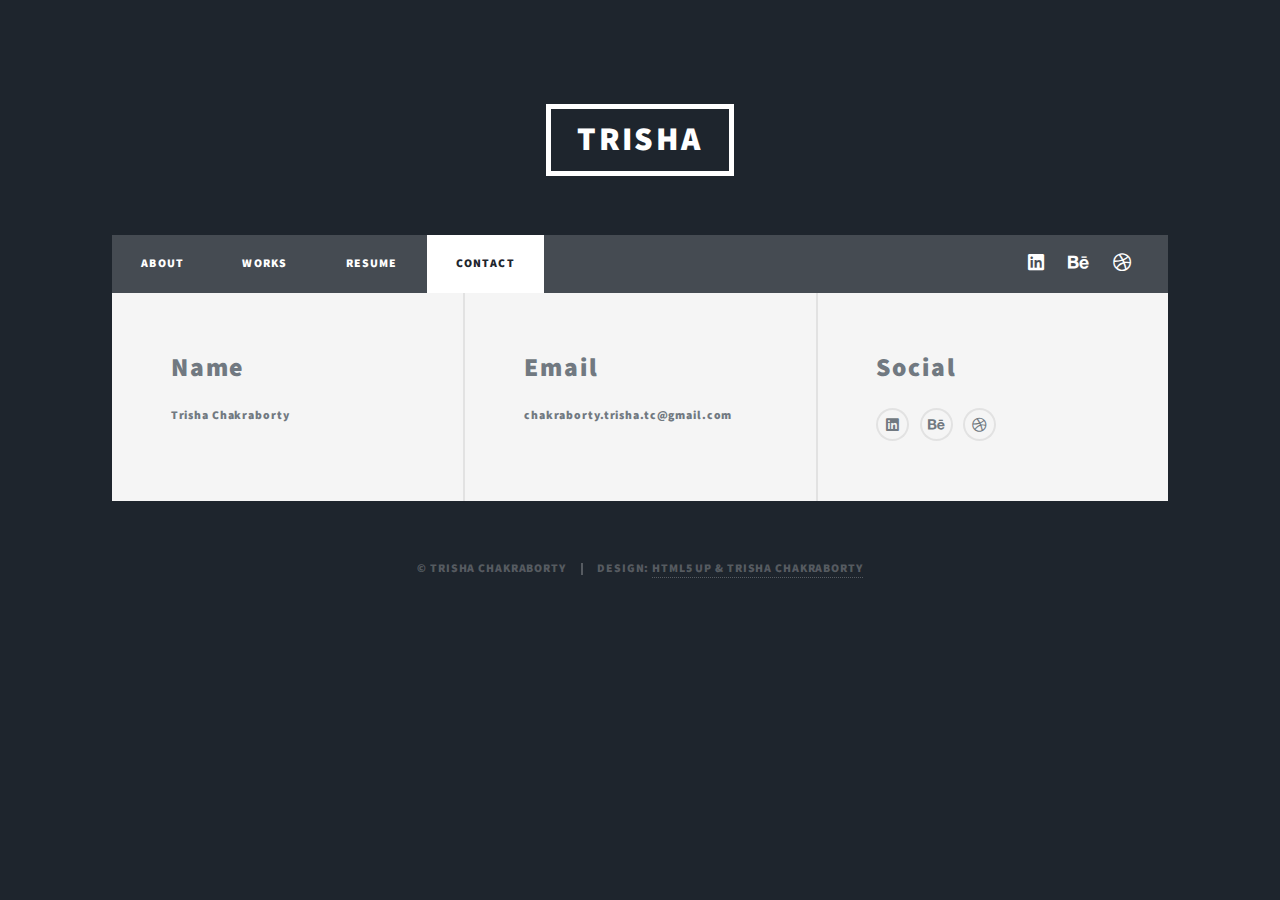
<file: contact.html>
<!DOCTYPE HTML>
<html>
	<head>
		<title>Trisha Chakraborty - Contact</title>
		<meta charset="utf-8" />
		<meta name="viewport" content="width=device-width, initial-scale=1, user-scalable=no" />
		<link rel="stylesheet" href="assets/css/main.css" />
		<noscript><link rel="stylesheet" href="assets/css/noscript.css" /></noscript>
		<!-- Hotjar Tracking Code for https://trishachakraborty-ux.github.io/ -->
<script>
    (function(h,o,t,j,a,r){
        h.hj=h.hj||function(){(h.hj.q=h.hj.q||[]).push(arguments)};
        h._hjSettings={hjid:2817365,hjsv:6};
        a=o.getElementsByTagName('head')[0];
        r=o.createElement('script');r.async=1;
        r.src=t+h._hjSettings.hjid+j+h._hjSettings.hjsv;
        a.appendChild(r);
    })(window,document,'https://static.hotjar.com/c/hotjar-','.js?sv=');
</script>
	</head>
	<body class="is-preload">
	 <div id="wrapper">
	        <!-- Header -->
					<header id="header">
						<a href="index.html" class="logo">TRISHA</a>
					</header>

				<!-- Nav -->
					<nav id="nav">
						<ul class="links">
							<li><a href="index.html#header">About</a></li>
							<li><a href="work.html">Works</a></li>
							<li><a href="assets/pdf/Trisha_Chakraborty_Resume.pdf" target="_blank">Resume</a></li>
							<li class="active"><a href="contact.html">Contact</a></li>
						</ul>
						<ul class="icons">
							<li><a href="https://www.linkedin.com/in/trisha-chakraborty-ux/" class="icon brands fa-linkedin" target="_blank"><span class="label">Linkedin</span></a></li>
							<li><a href="https://www.behance.net/trich1" class="icon brands fa-behance" target="_blank"><span class="label">Behance</span></a></li>
							<li><a href="https://dribbble.com/TC2020" class="icon brands fa-dribbble" target="_blank"><span class="label">Dribbble</span></a></li>
						</ul>
					</nav>
	        <!-- Footer -->
	        	<footer id="footer">
	        		<section>
	        			<h2>Name</h2>
	        			<h3>Trisha Chakraborty</h3>
	        		</section>
	        		<section>
	        			<h2>Email</h2>
	        			<h3>chakraborty.trisha.tc@gmail.com</h3>
	        		</section>
					<section>
	        			<h2>Social</h2>
	        			<ul class="icons alt">
	        				<li><a href="https://www.linkedin.com/in/trisha-chakraborty-ux/" class="icon brands fa-linkedin" target="_blank"><span class="label">Linkedin</span></a></li>
						    <li><a href="https://www.behance.net/trich1" class="icon brands fa-behance" target="_blank"><span class="label">Behance</span></a></li>
							<li><a href="https://dribbble.com/TC2020" class="icon brands fa-dribbble" target="_blank"><span class="label">Dribbble</span></a></li>
	        			</ul>
	        		</section>
	        	</footer>
				
				<!-- Copyright -->
					<div id="copyright">
						<ul><li>&copy; Trisha Chakraborty</li><li>Design: <a href="https://html5up.net">HTML5 UP & Trisha Chakraborty</a></li></ul>
					</div>
		</div>
	</body>
</html>
</file>
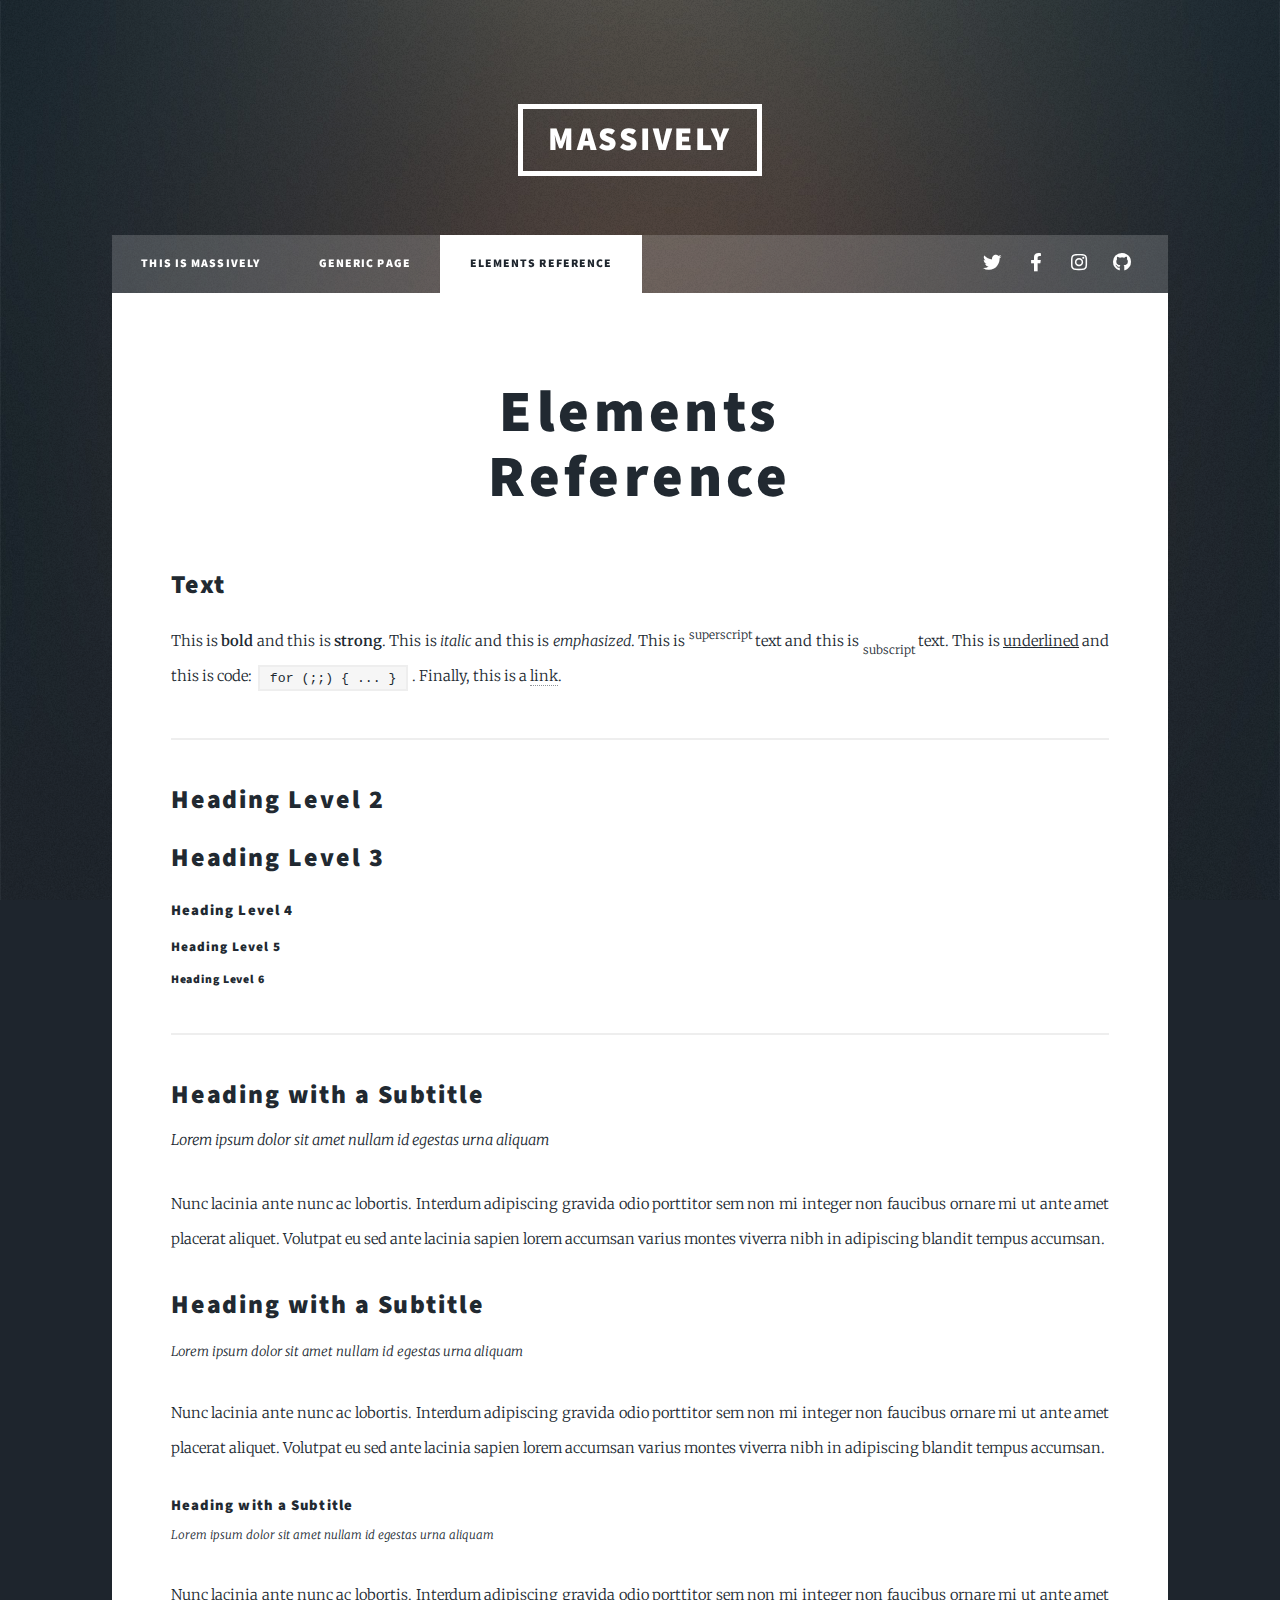
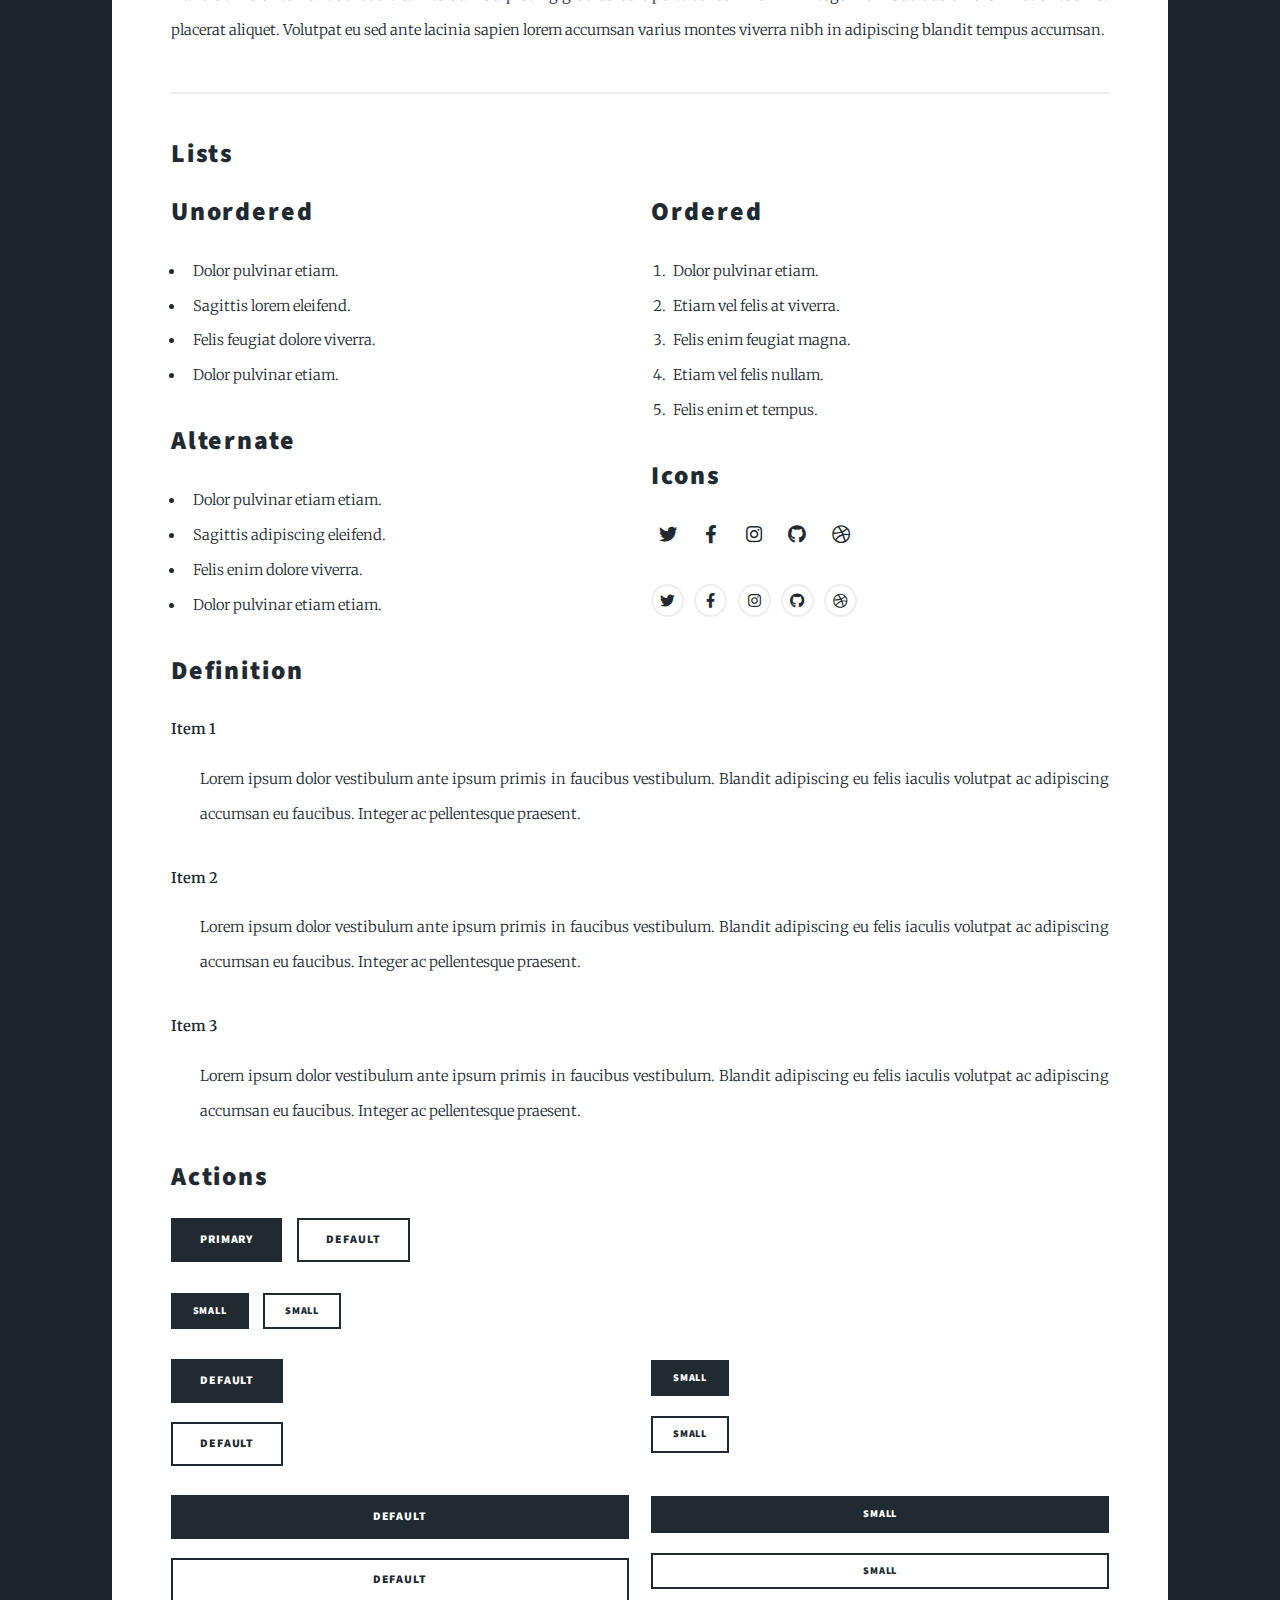
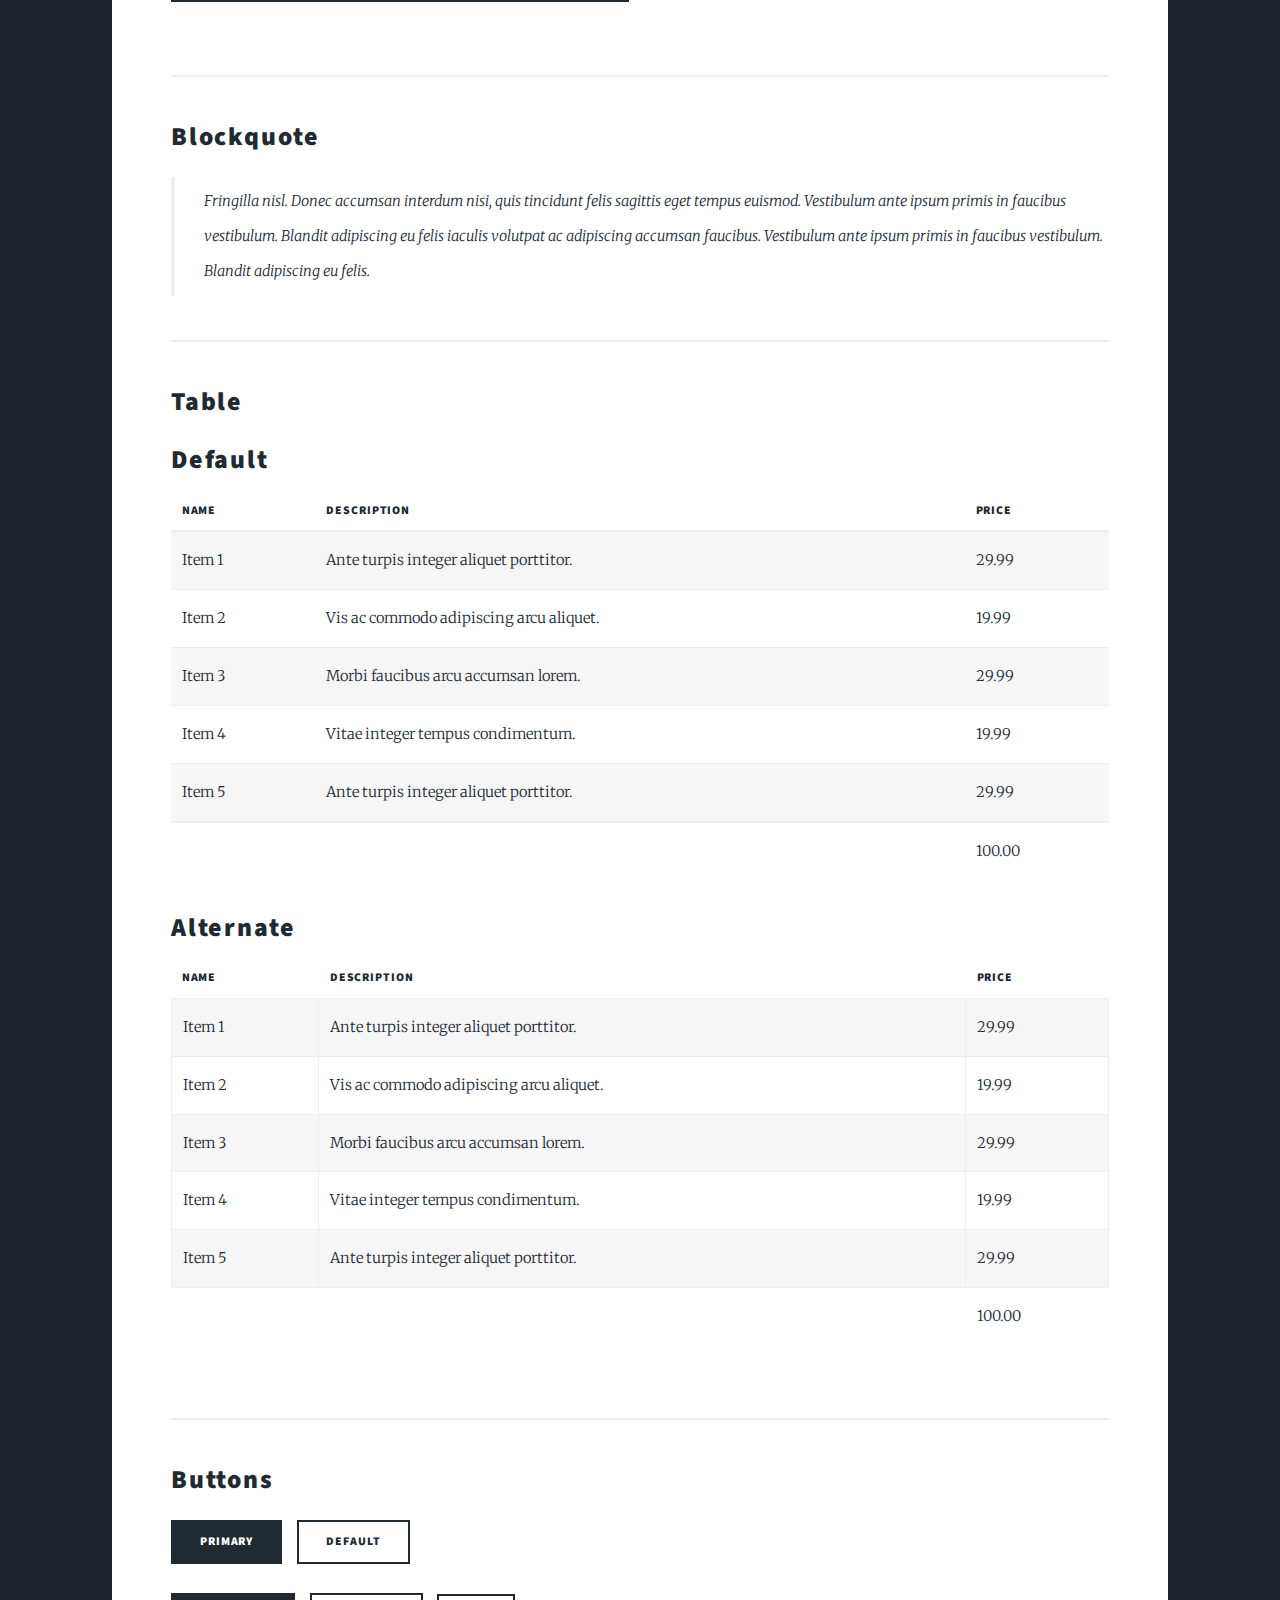
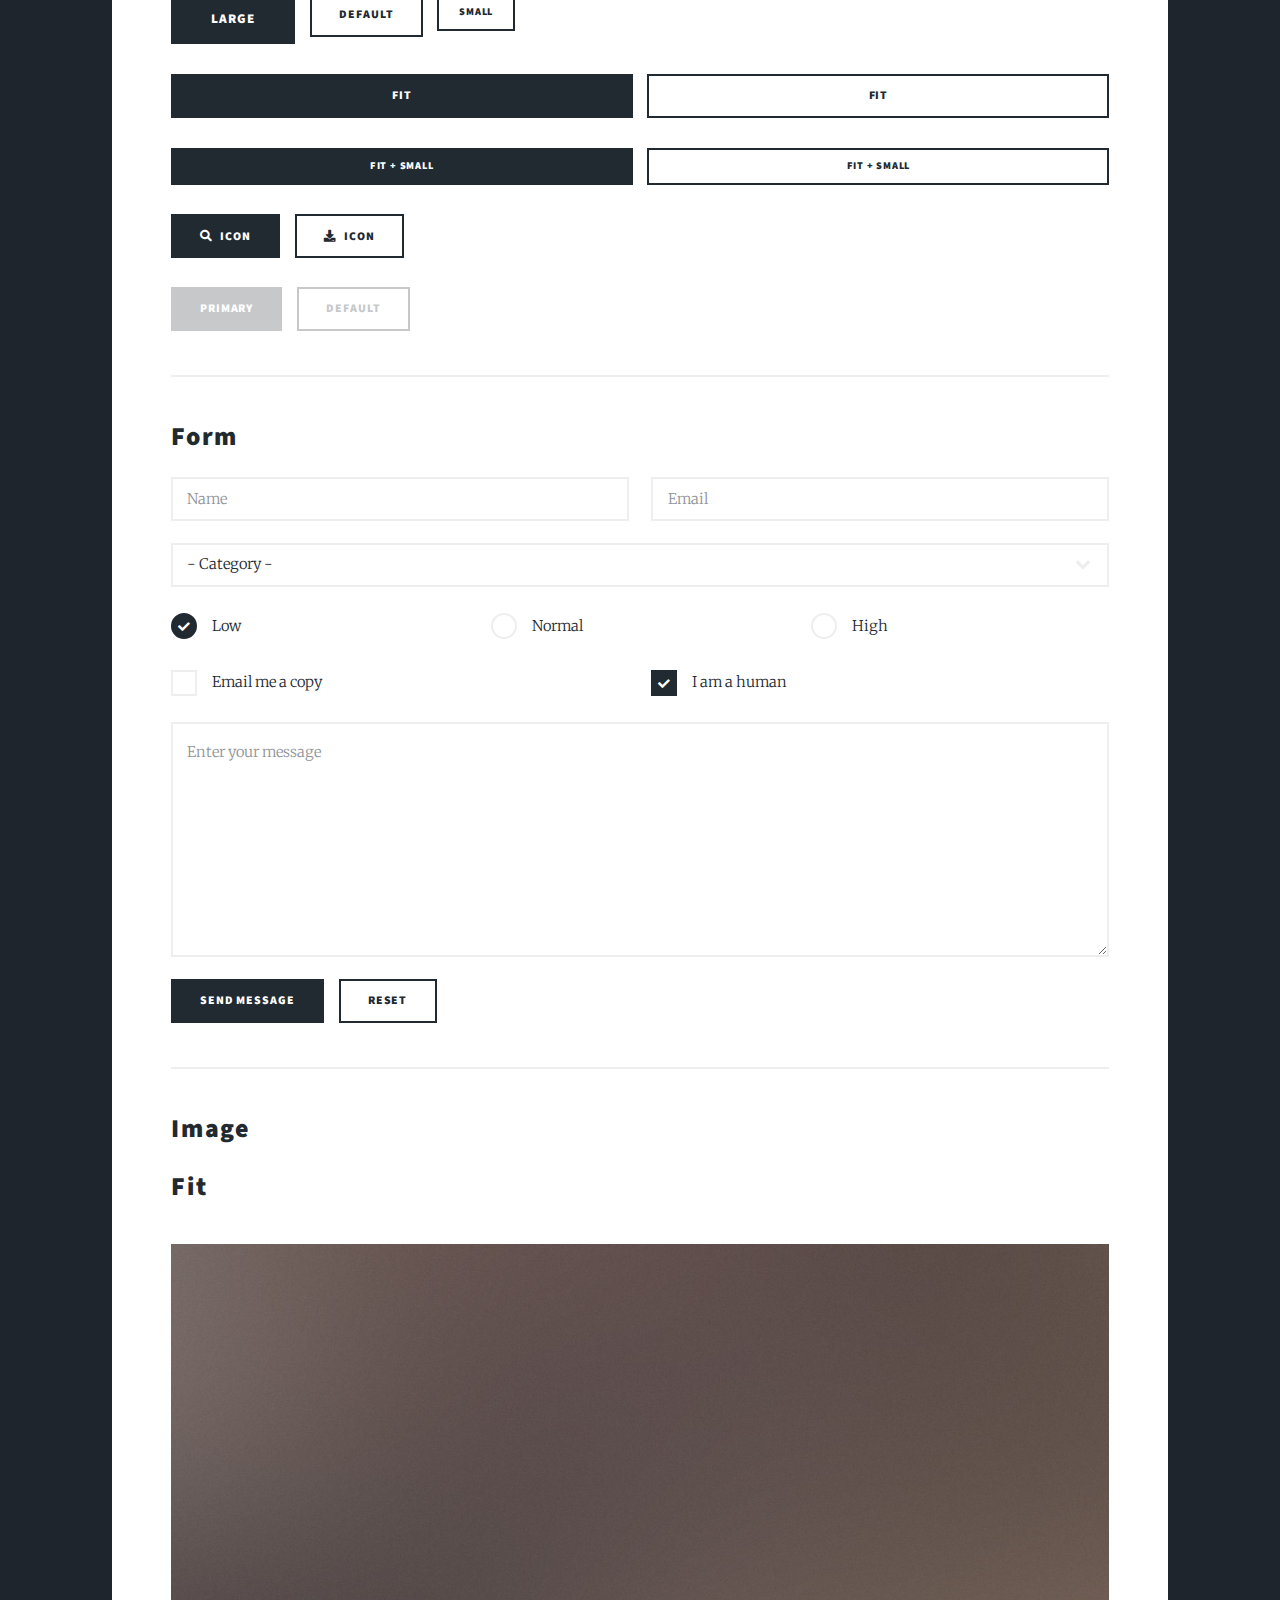
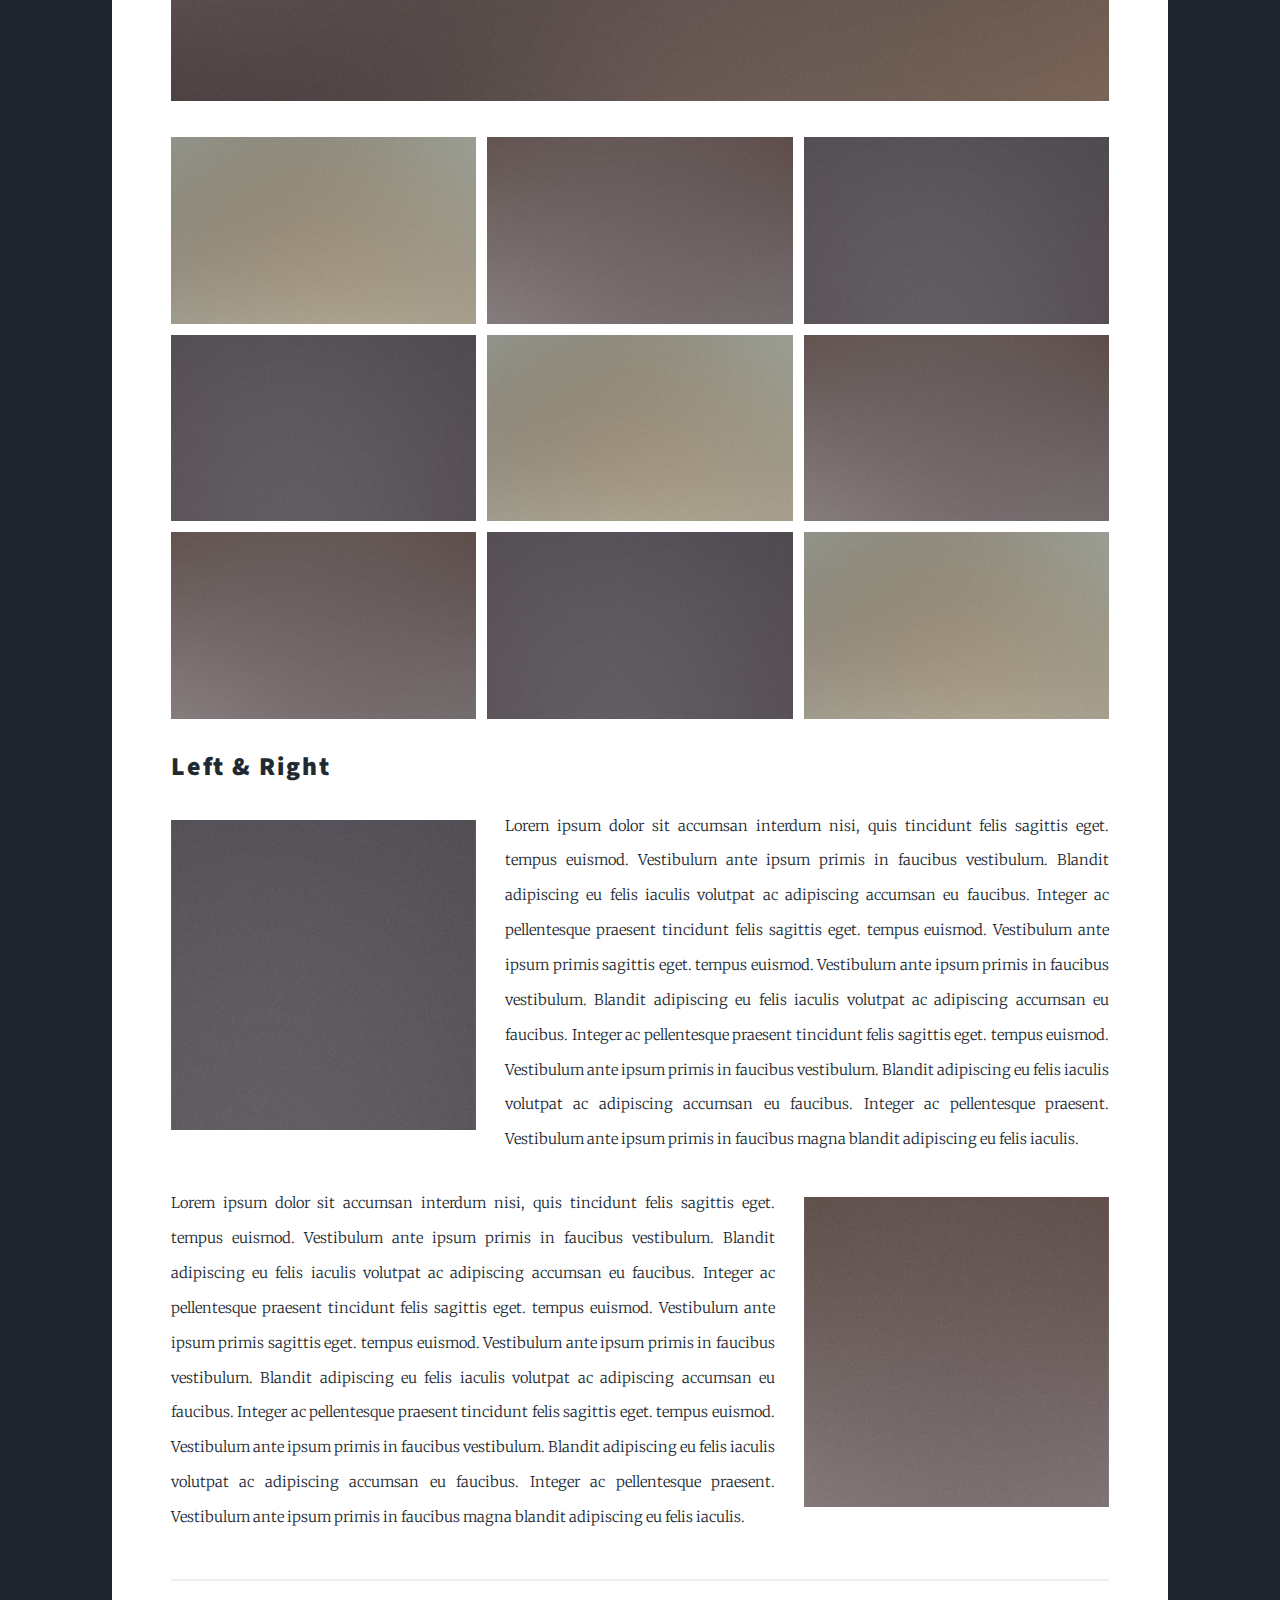
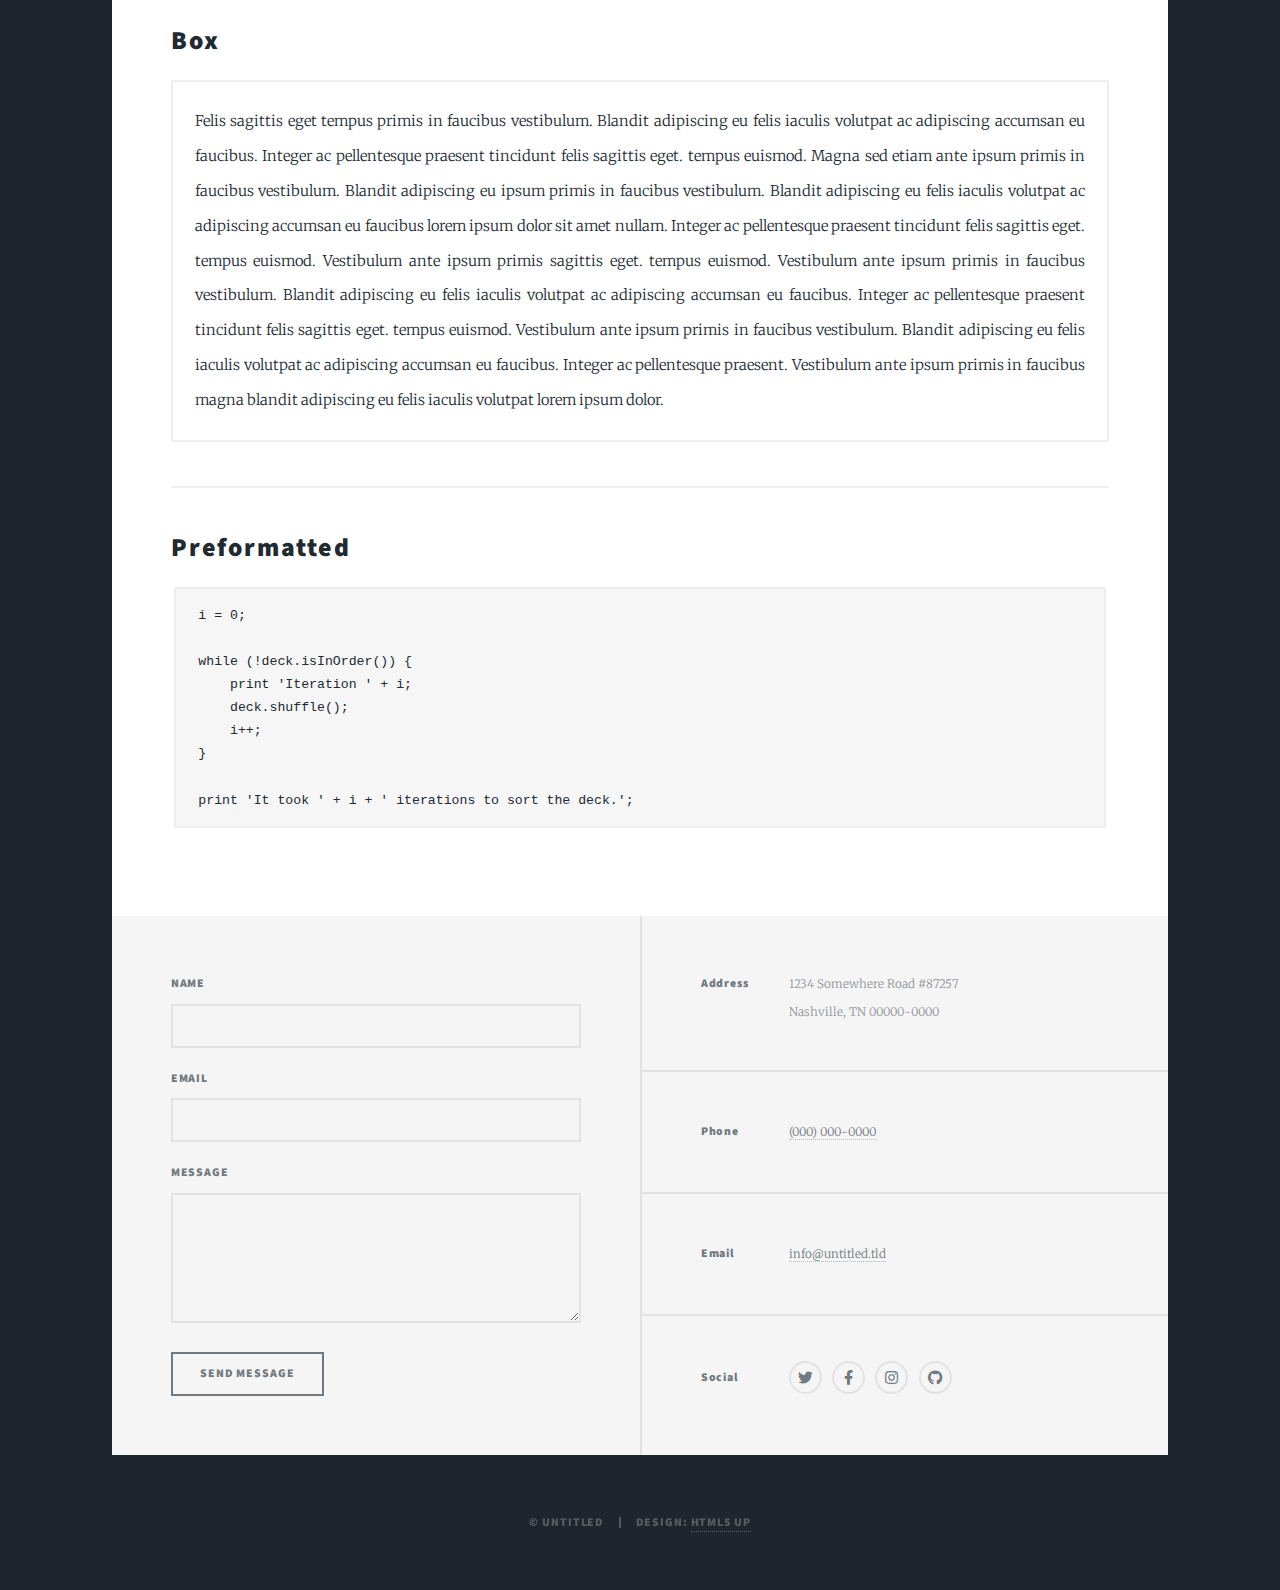
<file: elements.html>
<!DOCTYPE HTML>
<!--
	Massively by HTML5 UP
	html5up.net | @ajlkn
	Free for personal and commercial use under the CCA 3.0 license (html5up.net/license)
-->
<html>
	<head>
		<title>Elements Reference - Massively by HTML5 UP</title>
		<meta charset="utf-8" />
		<meta name="viewport" content="width=device-width, initial-scale=1, user-scalable=no" />
		<link rel="stylesheet" href="assets/css/main.css" />
		<noscript><link rel="stylesheet" href="assets/css/noscript.css" /></noscript>
	</head>
	<body class="is-preload">

		<!-- Wrapper -->
			<div id="wrapper">

				<!-- Header -->
					<header id="header">
						<a href="index.html" class="logo">Massively</a>
					</header>

				<!-- Nav -->
					<nav id="nav">
						<ul class="links">
							<li><a href="index.html">This is Massively</a></li>
							<li><a href="generic.html">Generic Page</a></li>
							<li class="active"><a href="elements.html">Elements Reference</a></li>
						</ul>
						<ul class="icons">
							<li><a href="#" class="icon brands fa-twitter"><span class="label">Twitter</span></a></li>
							<li><a href="#" class="icon brands fa-facebook-f"><span class="label">Facebook</span></a></li>
							<li><a href="#" class="icon brands fa-instagram"><span class="label">Instagram</span></a></li>
							<li><a href="#" class="icon brands fa-github"><span class="label">GitHub</span></a></li>
						</ul>
					</nav>

				<!-- Main -->
					<div id="main">

						<!-- Post -->
							<section class="post">
								<header class="major">
									<h1>Elements<br />
									Reference</h1>
								</header>

								<!-- Text stuff -->
									<h2>Text</h2>
									<p>This is <b>bold</b> and this is <strong>strong</strong>. This is <i>italic</i> and this is <em>emphasized</em>.
									This is <sup>superscript</sup> text and this is <sub>subscript</sub> text.
									This is <u>underlined</u> and this is code: <code>for (;;) { ... }</code>.
									Finally, this is a <a href="#">link</a>.</p>
									<hr />
									<h2>Heading Level 2</h2>
									<h3>Heading Level 3</h3>
									<h4>Heading Level 4</h4>
									<h5>Heading Level 5</h5>
									<h6>Heading Level 6</h6>
									<hr />
									<header>
										<h2>Heading with a Subtitle</h2>
										<p>Lorem ipsum dolor sit amet nullam id egestas urna aliquam</p>
									</header>
									<p>Nunc lacinia ante nunc ac lobortis. Interdum adipiscing gravida odio porttitor sem non mi integer non faucibus ornare mi ut ante amet placerat aliquet. Volutpat eu sed ante lacinia sapien lorem accumsan varius montes viverra nibh in adipiscing blandit tempus accumsan.</p>
									<header>
										<h3>Heading with a Subtitle</h3>
										<p>Lorem ipsum dolor sit amet nullam id egestas urna aliquam</p>
									</header>
									<p>Nunc lacinia ante nunc ac lobortis. Interdum adipiscing gravida odio porttitor sem non mi integer non faucibus ornare mi ut ante amet placerat aliquet. Volutpat eu sed ante lacinia sapien lorem accumsan varius montes viverra nibh in adipiscing blandit tempus accumsan.</p>
									<header>
										<h4>Heading with a Subtitle</h4>
										<p>Lorem ipsum dolor sit amet nullam id egestas urna aliquam</p>
									</header>
									<p>Nunc lacinia ante nunc ac lobortis. Interdum adipiscing gravida odio porttitor sem non mi integer non faucibus ornare mi ut ante amet placerat aliquet. Volutpat eu sed ante lacinia sapien lorem accumsan varius montes viverra nibh in adipiscing blandit tempus accumsan.</p>

									<hr />

								<!-- Lists -->
									<h2>Lists</h2>
									<div class="row">
										<div class="col-6 col-12-small">

											<h3>Unordered</h3>
											<ul>
												<li>Dolor pulvinar etiam.</li>
												<li>Sagittis lorem eleifend.</li>
												<li>Felis feugiat dolore viverra.</li>
												<li>Dolor pulvinar etiam.</li>
											</ul>

											<h3>Alternate</h3>
											<ul class="alt">
												<li>Dolor pulvinar etiam etiam.</li>
												<li>Sagittis adipiscing eleifend.</li>
												<li>Felis enim dolore viverra.</li>
												<li>Dolor pulvinar etiam etiam.</li>
											</ul>

										</div>
										<div class="col-6 col-12-small">

											<h3>Ordered</h3>
											<ol>
												<li>Dolor pulvinar etiam.</li>
												<li>Etiam vel felis at viverra.</li>
												<li>Felis enim feugiat magna.</li>
												<li>Etiam vel felis nullam.</li>
												<li>Felis enim et tempus.</li>
											</ol>

											<h3>Icons</h3>
											<ul class="icons">
												<li><a href="#" class="icon brands fa-twitter"><span class="label">Twitter</span></a></li>
												<li><a href="#" class="icon brands fa-facebook-f"><span class="label">Facebook</span></a></li>
												<li><a href="#" class="icon brands fa-instagram"><span class="label">Instagram</span></a></li>
												<li><a href="#" class="icon brands fa-github"><span class="label">Github</span></a></li>
												<li><a href="#" class="icon brands fa-dribbble"><span class="label">Dribbble</span></a></li>
											</ul>
											<ul class="icons alt">
												<li><a href="#" class="icon brands alt fa-twitter"><span class="label">Twitter</span></a></li>
												<li><a href="#" class="icon brands alt fa-facebook-f"><span class="label">Facebook</span></a></li>
												<li><a href="#" class="icon brands alt fa-instagram"><span class="label">Instagram</span></a></li>
												<li><a href="#" class="icon brands alt fa-github"><span class="label">Github</span></a></li>
												<li><a href="#" class="icon brands alt fa-dribbble"><span class="label">Dribbble</span></a></li>
											</ul>

										</div>
									</div>
									<h3>Definition</h3>
									<dl>
										<dt>Item 1</dt>
										<dd>
											<p>Lorem ipsum dolor vestibulum ante ipsum primis in faucibus vestibulum. Blandit adipiscing eu felis iaculis volutpat ac adipiscing accumsan eu faucibus. Integer ac pellentesque praesent.</p>
										</dd>
										<dt>Item 2</dt>
										<dd>
											<p>Lorem ipsum dolor vestibulum ante ipsum primis in faucibus vestibulum. Blandit adipiscing eu felis iaculis volutpat ac adipiscing accumsan eu faucibus. Integer ac pellentesque praesent.</p>
										</dd>
										<dt>Item 3</dt>
										<dd>
											<p>Lorem ipsum dolor vestibulum ante ipsum primis in faucibus vestibulum. Blandit adipiscing eu felis iaculis volutpat ac adipiscing accumsan eu faucibus. Integer ac pellentesque praesent.</p>
										</dd>
									</dl>

									<h3>Actions</h3>
									<ul class="actions">
										<li><a href="#" class="button primary">Primary</a></li>
										<li><a href="#" class="button">Default</a></li>
									</ul>
									<ul class="actions small">
										<li><a href="#" class="button primary small">Small</a></li>
										<li><a href="#" class="button small">Small</a></li>
									</ul>
									<div class="row">
										<div class="col-6 col-12-small">
											<ul class="actions stacked">
												<li><a href="#" class="button primary">Default</a></li>
												<li><a href="#" class="button">Default</a></li>
											</ul>
										</div>
										<div class="col-6 col-12-small">
											<ul class="actions stacked">
												<li><a href="#" class="button primary small">Small</a></li>
												<li><a href="#" class="button small">Small</a></li>
											</ul>
										</div>
									</div>
									<div class="row">
										<div class="col-6 col-12-small">
											<ul class="actions stacked">
												<li><a href="#" class="button primary fit">Default</a></li>
												<li><a href="#" class="button fit">Default</a></li>
											</ul>
										</div>
										<div class="col-6 col-12-small">
											<ul class="actions stacked">
												<li><a href="#" class="button primary small fit">Small</a></li>
												<li><a href="#" class="button small fit">Small</a></li>
											</ul>
										</div>
									</div>

									<hr />

								<!-- Blockquote -->
									<h2>Blockquote</h2>
									<blockquote>Fringilla nisl. Donec accumsan interdum nisi, quis tincidunt felis sagittis eget tempus euismod. Vestibulum ante ipsum primis in faucibus vestibulum. Blandit adipiscing eu felis iaculis volutpat ac adipiscing accumsan faucibus. Vestibulum ante ipsum primis in faucibus vestibulum. Blandit adipiscing eu felis.</blockquote>

									<hr />

								<!-- Table -->
									<h2>Table</h2>

									<h3>Default</h3>
									<div class="table-wrapper">
										<table>
											<thead>
												<tr>
													<th>Name</th>
													<th>Description</th>
													<th>Price</th>
												</tr>
											</thead>
											<tbody>
												<tr>
													<td>Item 1</td>
													<td>Ante turpis integer aliquet porttitor.</td>
													<td>29.99</td>
												</tr>
												<tr>
													<td>Item 2</td>
													<td>Vis ac commodo adipiscing arcu aliquet.</td>
													<td>19.99</td>
												</tr>
												<tr>
													<td>Item 3</td>
													<td> Morbi faucibus arcu accumsan lorem.</td>
													<td>29.99</td>
												</tr>
												<tr>
													<td>Item 4</td>
													<td>Vitae integer tempus condimentum.</td>
													<td>19.99</td>
												</tr>
												<tr>
													<td>Item 5</td>
													<td>Ante turpis integer aliquet porttitor.</td>
													<td>29.99</td>
												</tr>
											</tbody>
											<tfoot>
												<tr>
													<td colspan="2"></td>
													<td>100.00</td>
												</tr>
											</tfoot>
										</table>
									</div>

									<h3>Alternate</h3>
									<div class="table-wrapper">
										<table class="alt">
											<thead>
												<tr>
													<th>Name</th>
													<th>Description</th>
													<th>Price</th>
												</tr>
											</thead>
											<tbody>
												<tr>
													<td>Item 1</td>
													<td>Ante turpis integer aliquet porttitor.</td>
													<td>29.99</td>
												</tr>
												<tr>
													<td>Item 2</td>
													<td>Vis ac commodo adipiscing arcu aliquet.</td>
													<td>19.99</td>
												</tr>
												<tr>
													<td>Item 3</td>
													<td> Morbi faucibus arcu accumsan lorem.</td>
													<td>29.99</td>
												</tr>
												<tr>
													<td>Item 4</td>
													<td>Vitae integer tempus condimentum.</td>
													<td>19.99</td>
												</tr>
												<tr>
													<td>Item 5</td>
													<td>Ante turpis integer aliquet porttitor.</td>
													<td>29.99</td>
												</tr>
											</tbody>
											<tfoot>
												<tr>
													<td colspan="2"></td>
													<td>100.00</td>
												</tr>
											</tfoot>
										</table>
									</div>

									<hr />

								<!-- Buttons -->
									<h2>Buttons</h2>
									<ul class="actions">
										<li><a href="#" class="button primary">Primary</a></li>
										<li><a href="#" class="button">Default</a></li>
									</ul>
									<ul class="actions">
										<li><a href="#" class="button primary large">Large</a></li>
										<li><a href="#" class="button">Default</a></li>
										<li><a href="#" class="button small">Small</a></li>
									</ul>
									<ul class="actions fit">
										<li><a href="#" class="button primary fit">Fit</a></li>
										<li><a href="#" class="button fit">Fit</a></li>
									</ul>
									<ul class="actions fit small">
										<li><a href="#" class="button primary fit small">Fit + Small</a></li>
										<li><a href="#" class="button fit small">Fit + Small</a></li>
									</ul>
									<ul class="actions">
										<li><a href="#" class="button primary icon solid fa-search">Icon</a></li>
										<li><a href="#" class="button icon solid fa-download">Icon</a></li>
									</ul>
									<ul class="actions">
										<li><span class="button primary disabled">Primary</span></li>
										<li><span class="button disabled">Default</span></li>
									</ul>

									<hr />

								<!-- Form -->
									<h2>Form</h2>

									<form method="post" action="#">
										<div class="row gtr-uniform">
											<div class="col-6 col-12-xsmall">
												<input type="text" name="demo-name" id="demo-name" value="" placeholder="Name" />
											</div>
											<div class="col-6 col-12-xsmall">
												<input type="email" name="demo-email" id="demo-email" value="" placeholder="Email" />
											</div>
											<!-- Break -->
											<div class="col-12">
												<select name="demo-category" id="demo-category">
													<option value="">- Category -</option>
													<option value="1">Manufacturing</option>
													<option value="1">Shipping</option>
													<option value="1">Administration</option>
													<option value="1">Human Resources</option>
												</select>
											</div>
											<!-- Break -->
											<div class="col-4 col-12-small">
												<input type="radio" id="demo-priority-low" name="demo-priority" checked>
												<label for="demo-priority-low">Low</label>
											</div>
											<div class="col-4 col-12-small">
												<input type="radio" id="demo-priority-normal" name="demo-priority">
												<label for="demo-priority-normal">Normal</label>
											</div>
											<div class="col-4 col-12-small">
												<input type="radio" id="demo-priority-high" name="demo-priority">
												<label for="demo-priority-high">High</label>
											</div>
											<!-- Break -->
											<div class="col-6 col-12-small">
												<input type="checkbox" id="demo-copy" name="demo-copy">
												<label for="demo-copy">Email me a copy</label>
											</div>
											<div class="col-6 col-12-small">
												<input type="checkbox" id="demo-human" name="demo-human" checked>
												<label for="demo-human">I am a human</label>
											</div>
											<!-- Break -->
											<div class="col-12">
												<textarea name="demo-message" id="demo-message" placeholder="Enter your message" rows="6"></textarea>
											</div>
											<!-- Break -->
											<div class="col-12">
												<ul class="actions">
													<li><input type="submit" value="Send Message" class="primary" /></li>
													<li><input type="reset" value="Reset" /></li>
												</ul>
											</div>
										</div>
									</form>

									<hr />

								<!-- Image -->
									<h2>Image</h2>

									<h3>Fit</h3>
									<span class="image fit"><img src="images/pic01.jpg" alt="" /></span>
									<div class="box alt">
										<div class="row gtr-50 gtr-uniform">
											<div class="col-4"><span class="image fit"><img src="images/pic02.jpg" alt="" /></span></div>
											<div class="col-4"><span class="image fit"><img src="images/pic03.jpg" alt="" /></span></div>
											<div class="col-4"><span class="image fit"><img src="images/pic04.jpg" alt="" /></span></div>
											<!-- Break -->
											<div class="col-4"><span class="image fit"><img src="images/pic04.jpg" alt="" /></span></div>
											<div class="col-4"><span class="image fit"><img src="images/pic02.jpg" alt="" /></span></div>
											<div class="col-4"><span class="image fit"><img src="images/pic03.jpg" alt="" /></span></div>
											<!-- Break -->
											<div class="col-4"><span class="image fit"><img src="images/pic03.jpg" alt="" /></span></div>
											<div class="col-4"><span class="image fit"><img src="images/pic04.jpg" alt="" /></span></div>
											<div class="col-4"><span class="image fit"><img src="images/pic02.jpg" alt="" /></span></div>
										</div>
									</div>

									<h3>Left &amp; Right</h3>
									<p><span class="image left"><img src="images/pic08.jpg" alt="" /></span>Lorem ipsum dolor sit accumsan interdum nisi, quis tincidunt felis sagittis eget. tempus euismod. Vestibulum ante ipsum primis in faucibus vestibulum. Blandit adipiscing eu felis iaculis volutpat ac adipiscing accumsan eu faucibus. Integer ac pellentesque praesent tincidunt felis sagittis eget. tempus euismod. Vestibulum ante ipsum primis sagittis eget. tempus euismod. Vestibulum ante ipsum primis in faucibus vestibulum. Blandit adipiscing eu felis iaculis volutpat ac adipiscing accumsan eu faucibus. Integer ac pellentesque praesent tincidunt felis sagittis eget. tempus euismod. Vestibulum ante ipsum primis in faucibus vestibulum. Blandit adipiscing eu felis iaculis volutpat ac adipiscing accumsan eu faucibus. Integer ac pellentesque praesent. Vestibulum ante ipsum primis in faucibus magna blandit adipiscing eu felis iaculis.</p>
									<p><span class="image right"><img src="images/pic09.jpg" alt="" /></span>Lorem ipsum dolor sit accumsan interdum nisi, quis tincidunt felis sagittis eget. tempus euismod. Vestibulum ante ipsum primis in faucibus vestibulum. Blandit adipiscing eu felis iaculis volutpat ac adipiscing accumsan eu faucibus. Integer ac pellentesque praesent tincidunt felis sagittis eget. tempus euismod. Vestibulum ante ipsum primis sagittis eget. tempus euismod. Vestibulum ante ipsum primis in faucibus vestibulum. Blandit adipiscing eu felis iaculis volutpat ac adipiscing accumsan eu faucibus. Integer ac pellentesque praesent tincidunt felis sagittis eget. tempus euismod. Vestibulum ante ipsum primis in faucibus vestibulum. Blandit adipiscing eu felis iaculis volutpat ac adipiscing accumsan eu faucibus. Integer ac pellentesque praesent. Vestibulum ante ipsum primis in faucibus magna blandit adipiscing eu felis iaculis.</p>

									<hr />

								<!-- Box -->
									<h2>Box</h2>
									<div class="box">
										<p>Felis sagittis eget tempus primis in faucibus vestibulum. Blandit adipiscing eu felis iaculis volutpat ac adipiscing accumsan eu faucibus. Integer ac pellentesque praesent tincidunt felis sagittis eget. tempus euismod. Magna sed etiam ante ipsum primis in faucibus vestibulum. Blandit adipiscing eu ipsum primis in faucibus vestibulum. Blandit adipiscing eu felis iaculis volutpat ac adipiscing accumsan eu faucibus lorem ipsum dolor sit amet nullam. Integer ac pellentesque praesent tincidunt felis sagittis eget. tempus euismod. Vestibulum ante ipsum primis sagittis eget. tempus euismod. Vestibulum ante ipsum primis in faucibus vestibulum. Blandit adipiscing eu felis iaculis volutpat ac adipiscing accumsan eu faucibus. Integer ac pellentesque praesent tincidunt felis sagittis eget. tempus euismod. Vestibulum ante ipsum primis in faucibus vestibulum. Blandit adipiscing eu felis iaculis volutpat ac adipiscing accumsan eu faucibus. Integer ac pellentesque praesent. Vestibulum ante ipsum primis in faucibus magna blandit adipiscing eu felis iaculis volutpat lorem ipsum dolor.</p>
									</div>

									<hr />

								<!-- Preformatted Code -->
									<h2>Preformatted</h2>
									<pre><code>i = 0;

while (!deck.isInOrder()) {
    print 'Iteration ' + i;
    deck.shuffle();
    i++;
}

print 'It took ' + i + ' iterations to sort the deck.';
</code></pre>

							</section>

					</div>

				<!-- Footer -->
					<footer id="footer">
						<section>
							<form method="post" action="#">
								<div class="fields">
									<div class="field">
										<label for="name">Name</label>
										<input type="text" name="name" id="name" />
									</div>
									<div class="field">
										<label for="email">Email</label>
										<input type="text" name="email" id="email" />
									</div>
									<div class="field">
										<label for="message">Message</label>
										<textarea name="message" id="message" rows="3"></textarea>
									</div>
								</div>
								<ul class="actions">
									<li><input type="submit" value="Send Message" /></li>
								</ul>
							</form>
						</section>
						<section class="split contact">
							<section class="alt">
								<h3>Address</h3>
								<p>1234 Somewhere Road #87257<br />
								Nashville, TN 00000-0000</p>
							</section>
							<section>
								<h3>Phone</h3>
								<p><a href="#">(000) 000-0000</a></p>
							</section>
							<section>
								<h3>Email</h3>
								<p><a href="#">info@untitled.tld</a></p>
							</section>
							<section>
								<h3>Social</h3>
								<ul class="icons alt">
									<li><a href="#" class="icon brands alt fa-twitter"><span class="label">Twitter</span></a></li>
									<li><a href="#" class="icon brands alt fa-facebook-f"><span class="label">Facebook</span></a></li>
									<li><a href="#" class="icon brands alt fa-instagram"><span class="label">Instagram</span></a></li>
									<li><a href="#" class="icon brands alt fa-github"><span class="label">GitHub</span></a></li>
								</ul>
							</section>
						</section>
					</footer>

				<!-- Copyright -->
					<div id="copyright">
						<ul><li>&copy; Untitled</li><li>Design: <a href="https://html5up.net">HTML5 UP</a></li></ul>
					</div>

			</div>

		<!-- Scripts -->
			<script src="assets/js/jquery.min.js"></script>
			<script src="assets/js/jquery.scrollex.min.js"></script>
			<script src="assets/js/jquery.scrolly.min.js"></script>
			<script src="assets/js/browser.min.js"></script>
			<script src="assets/js/breakpoints.min.js"></script>
			<script src="assets/js/util.js"></script>
			<script src="assets/js/main.js"></script>

	</body>
</html>
</file>
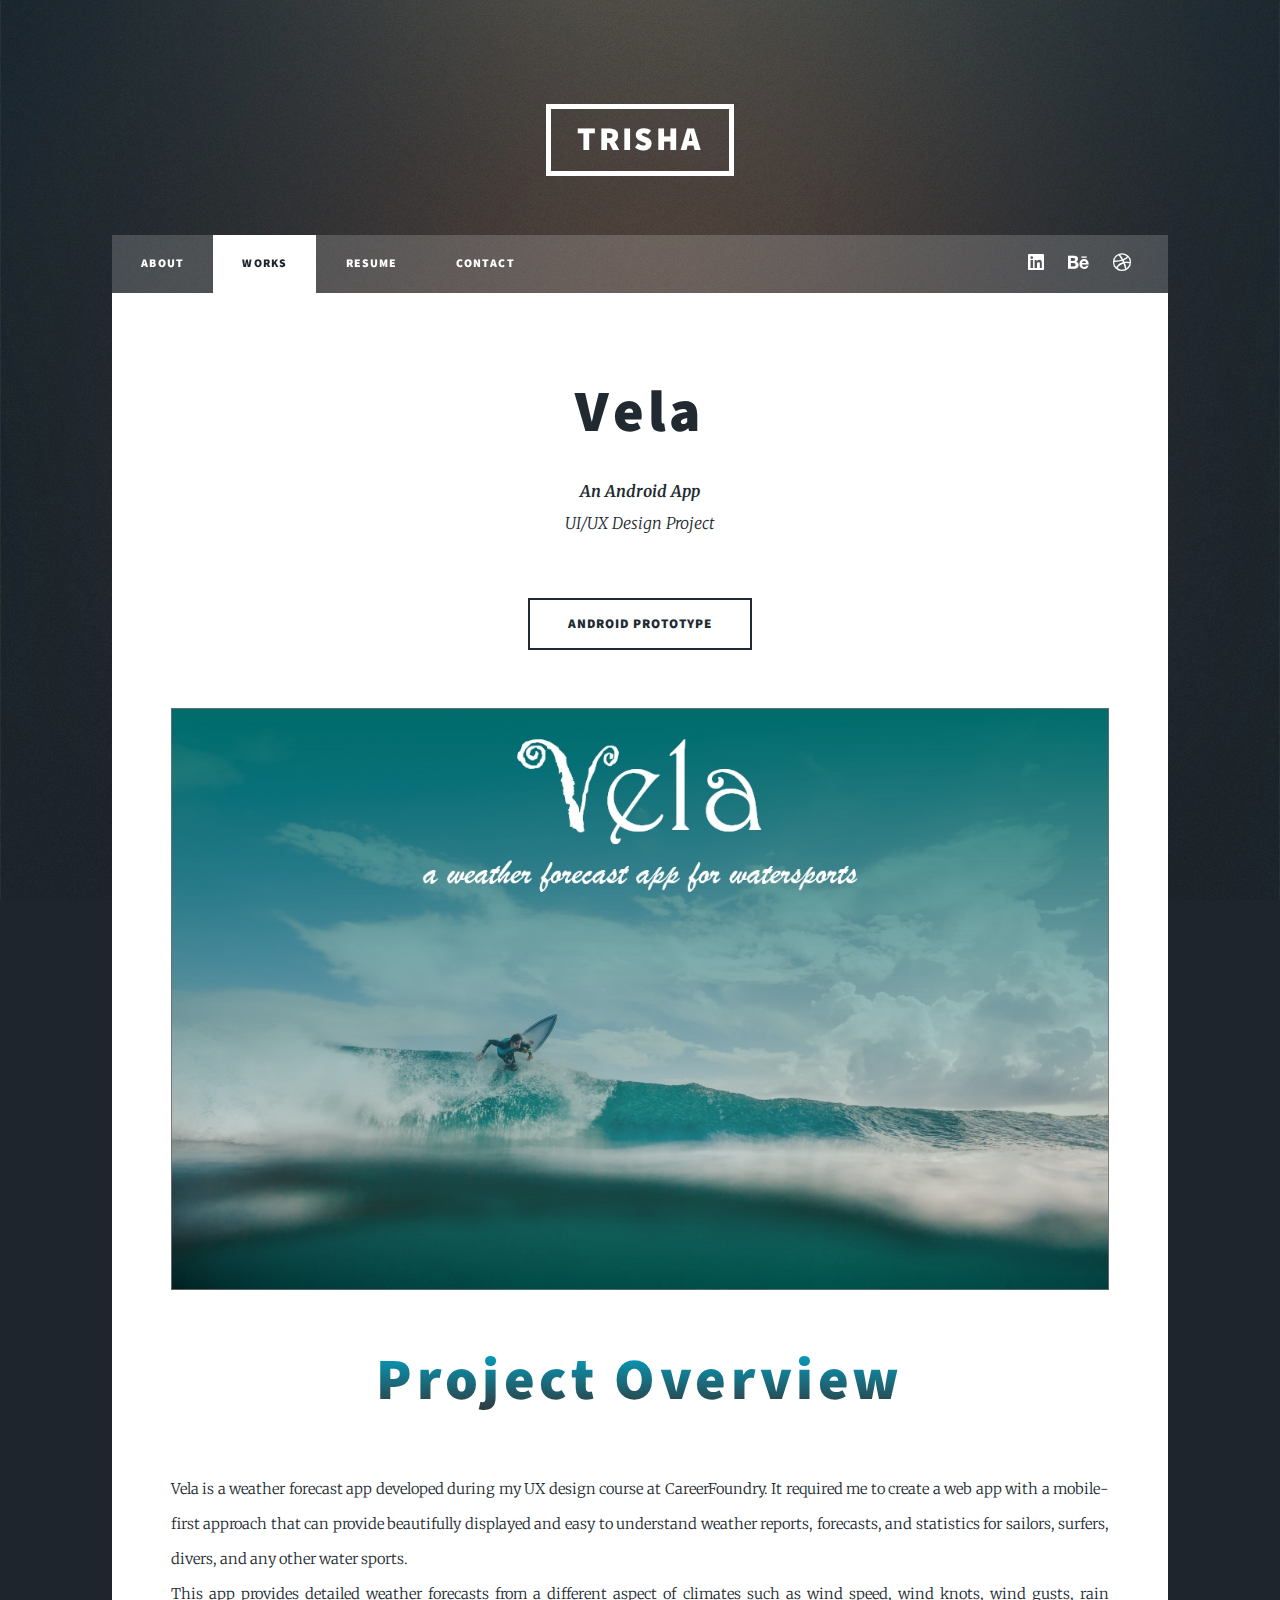
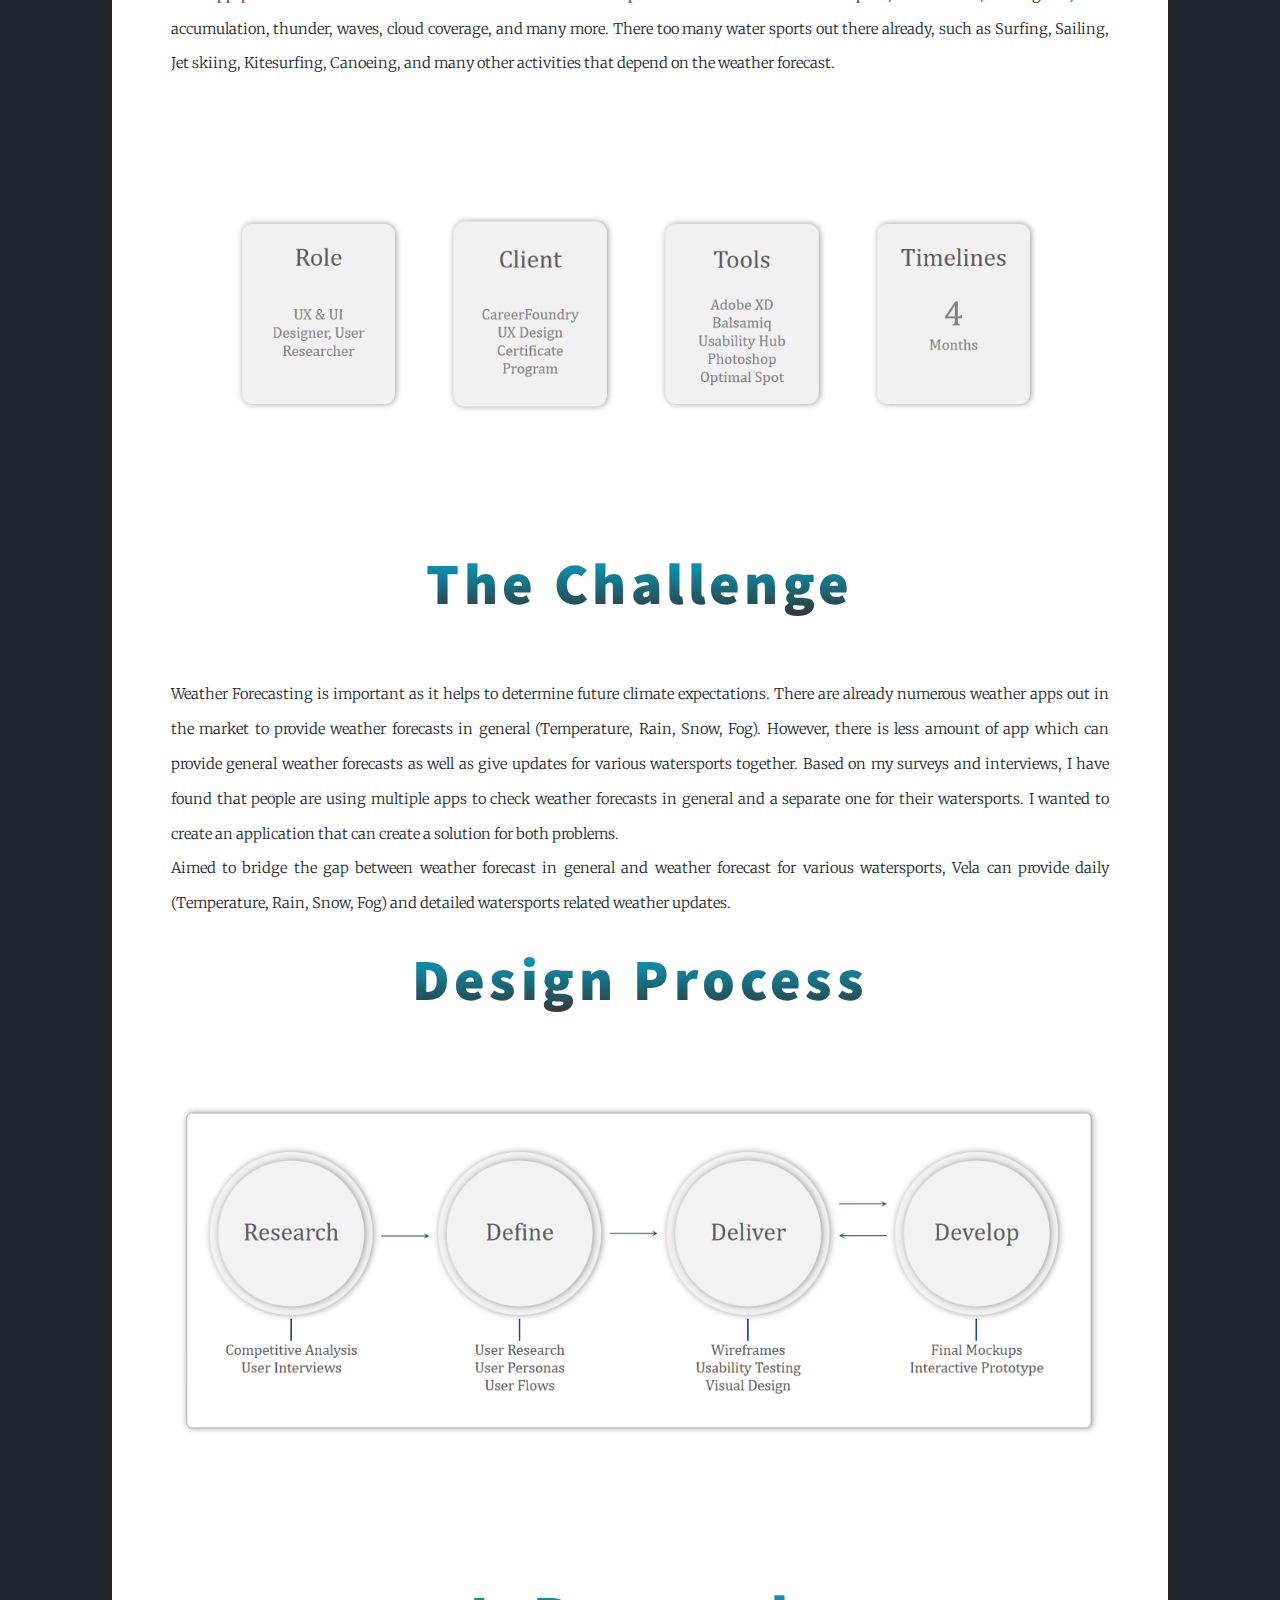
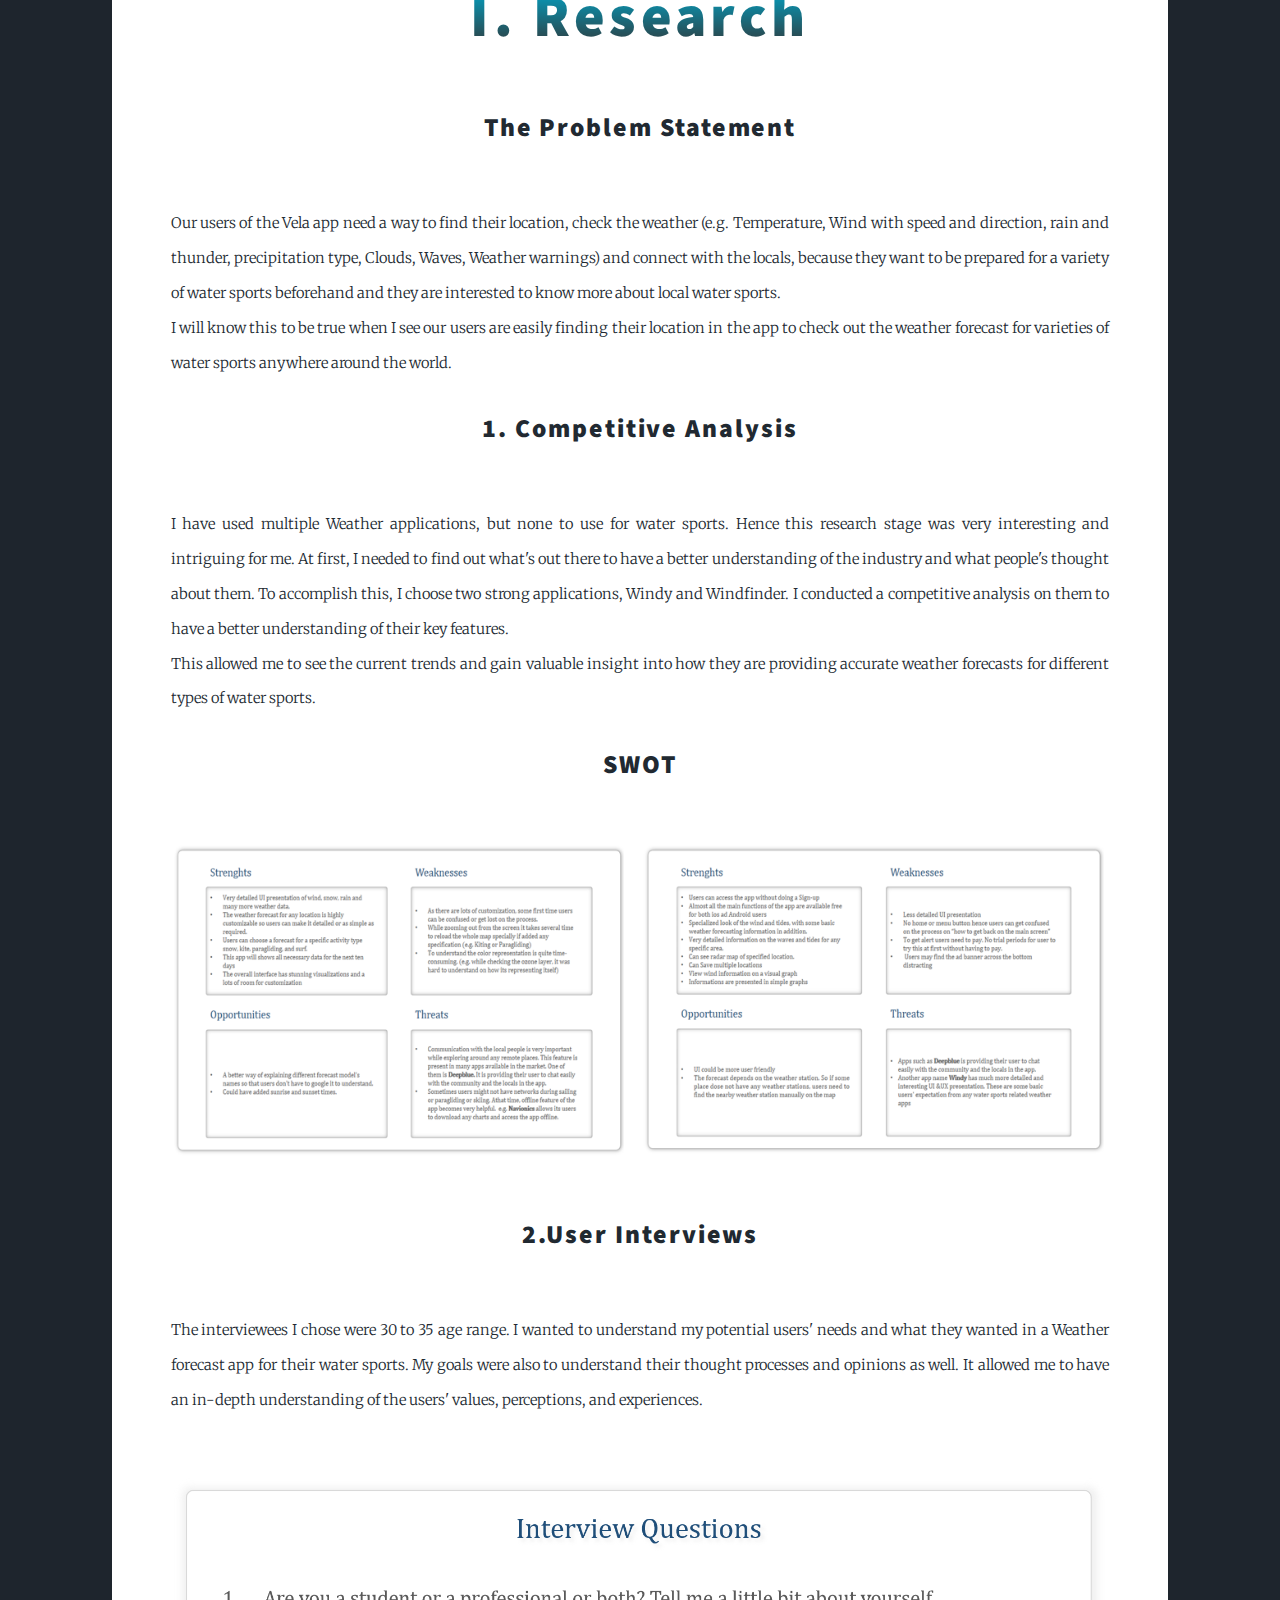
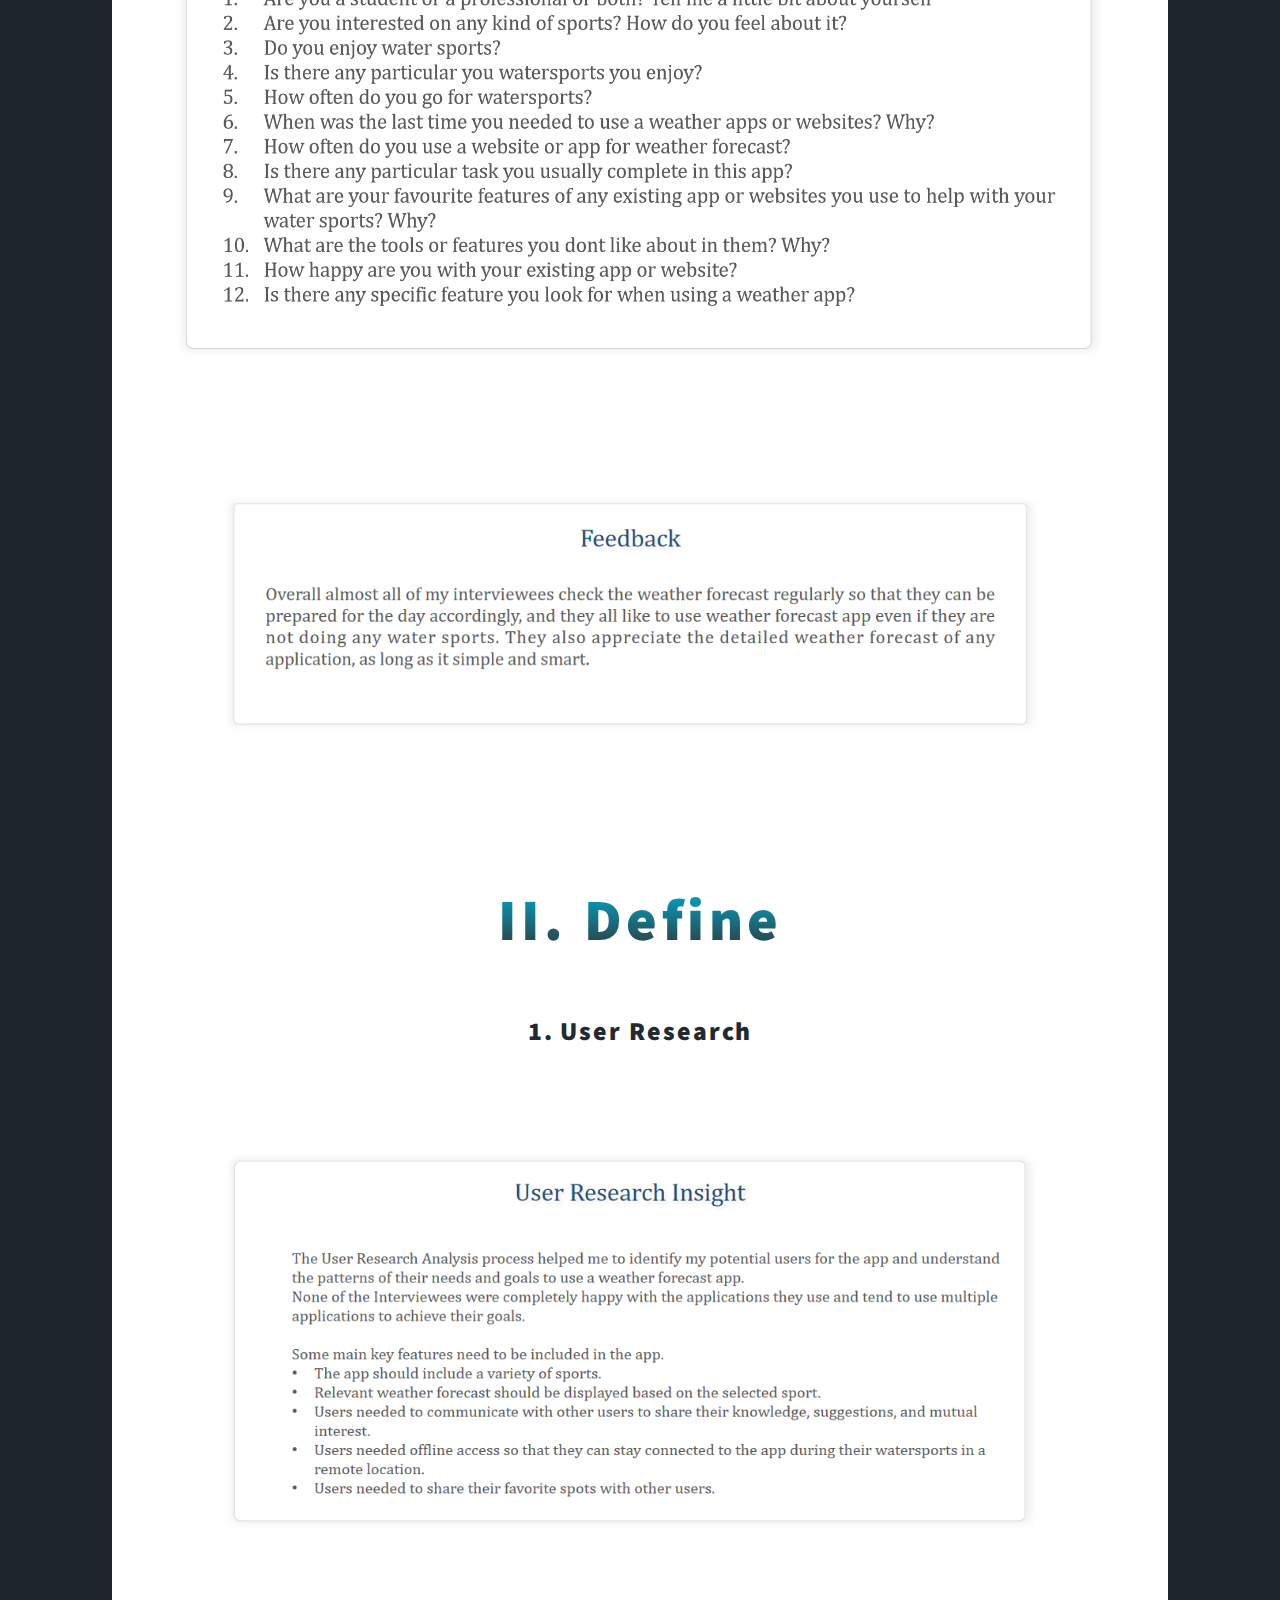
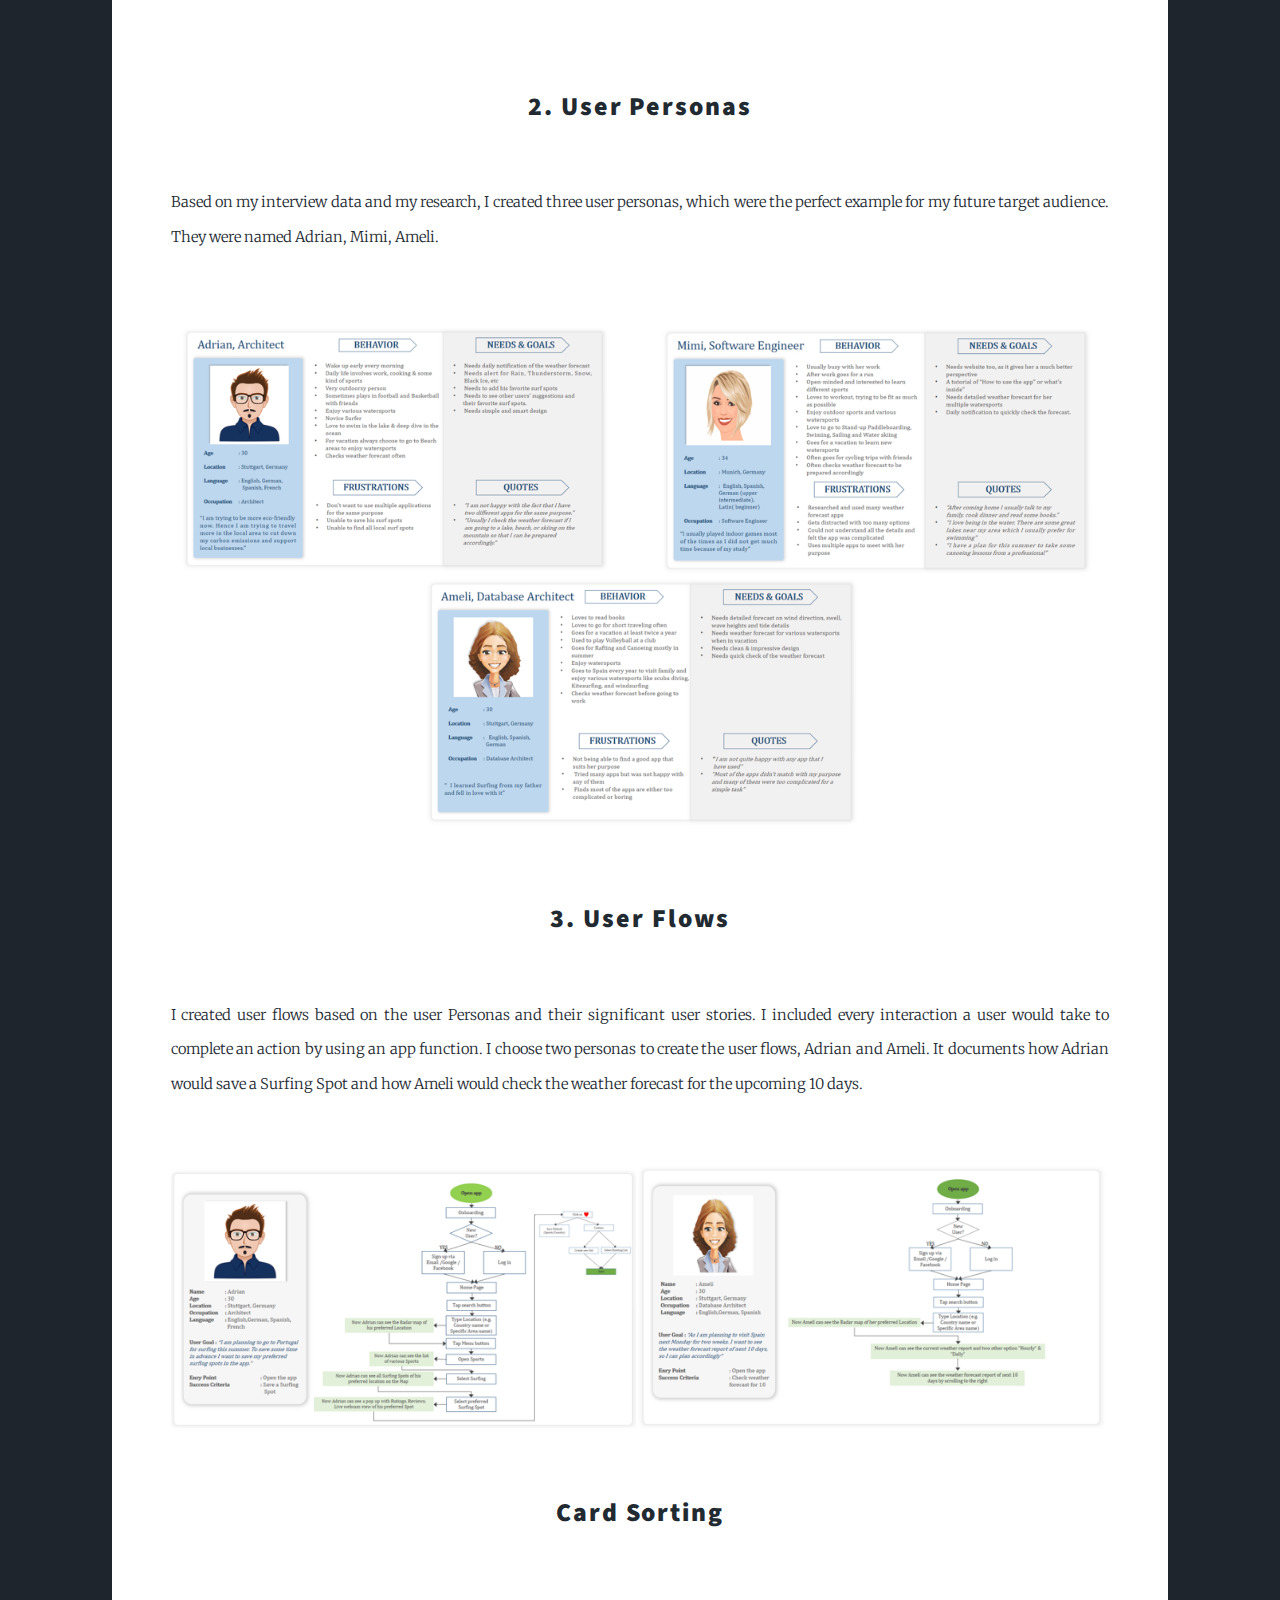
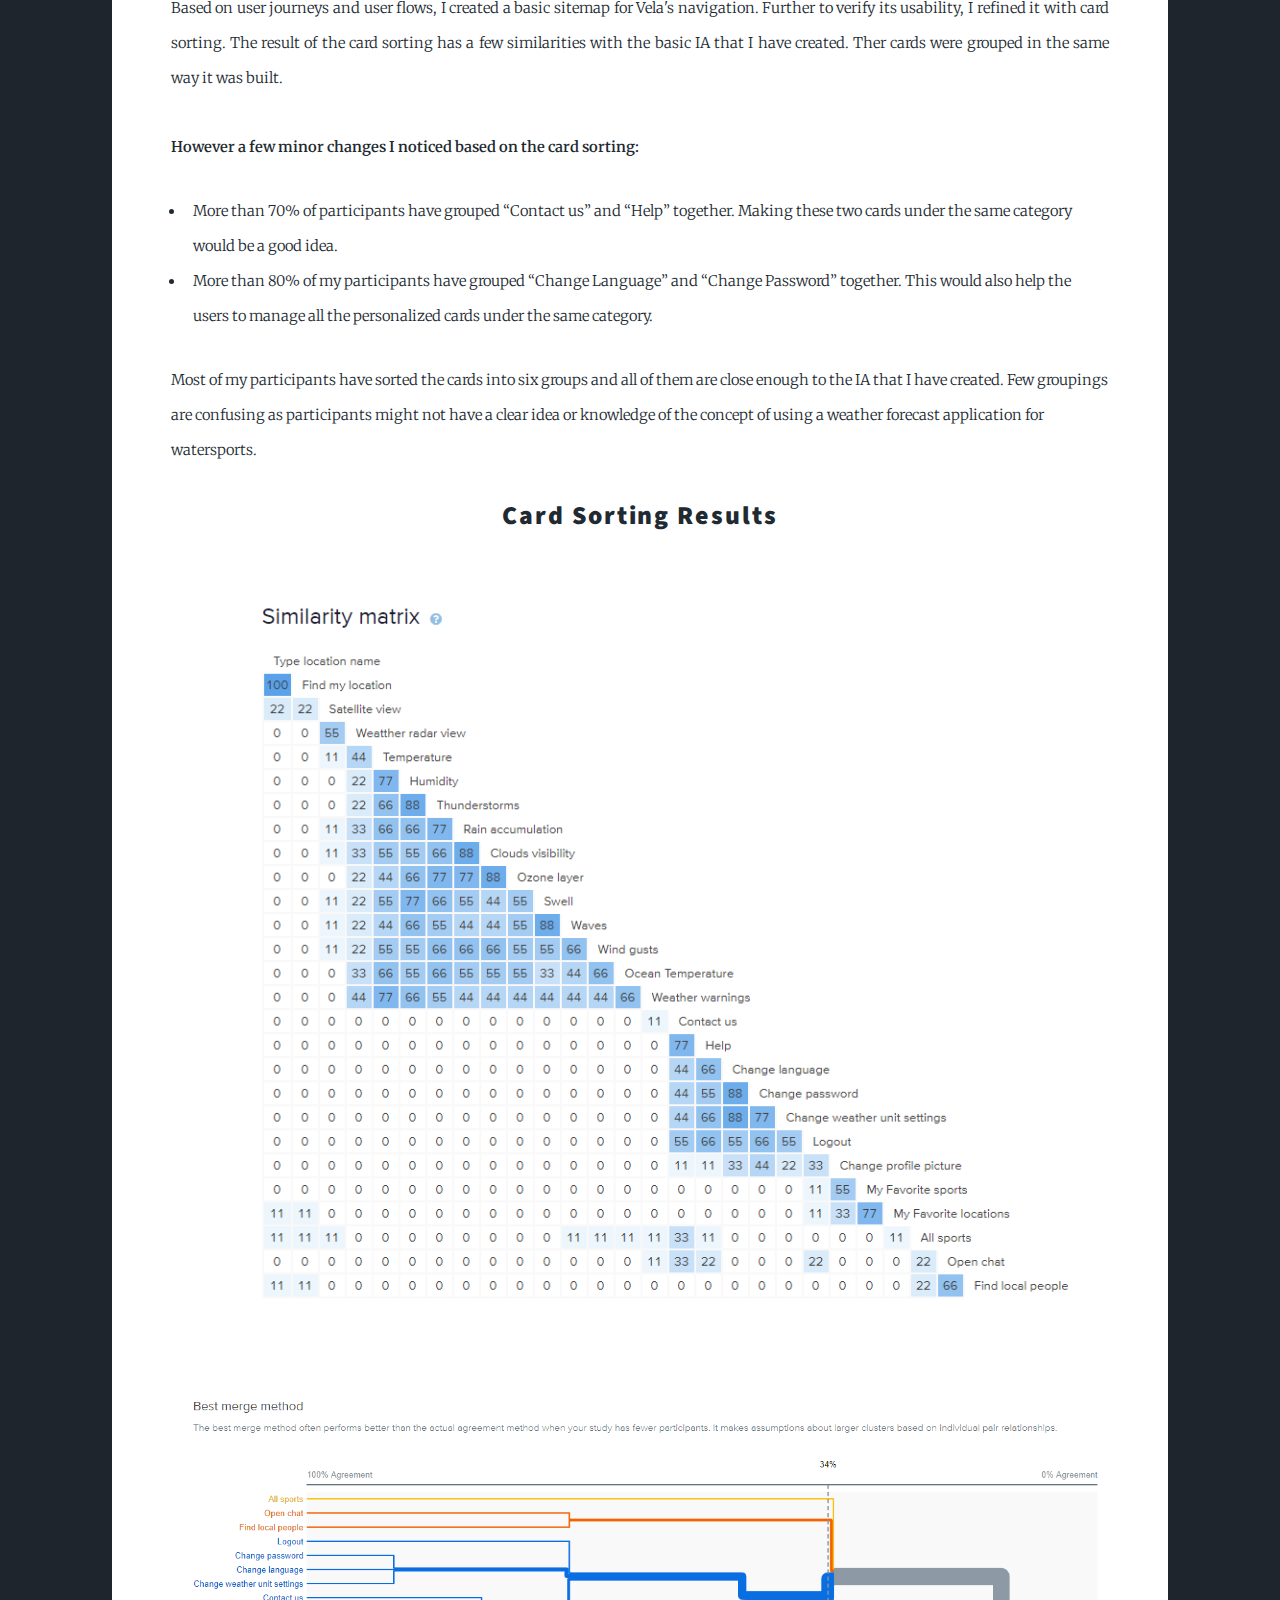
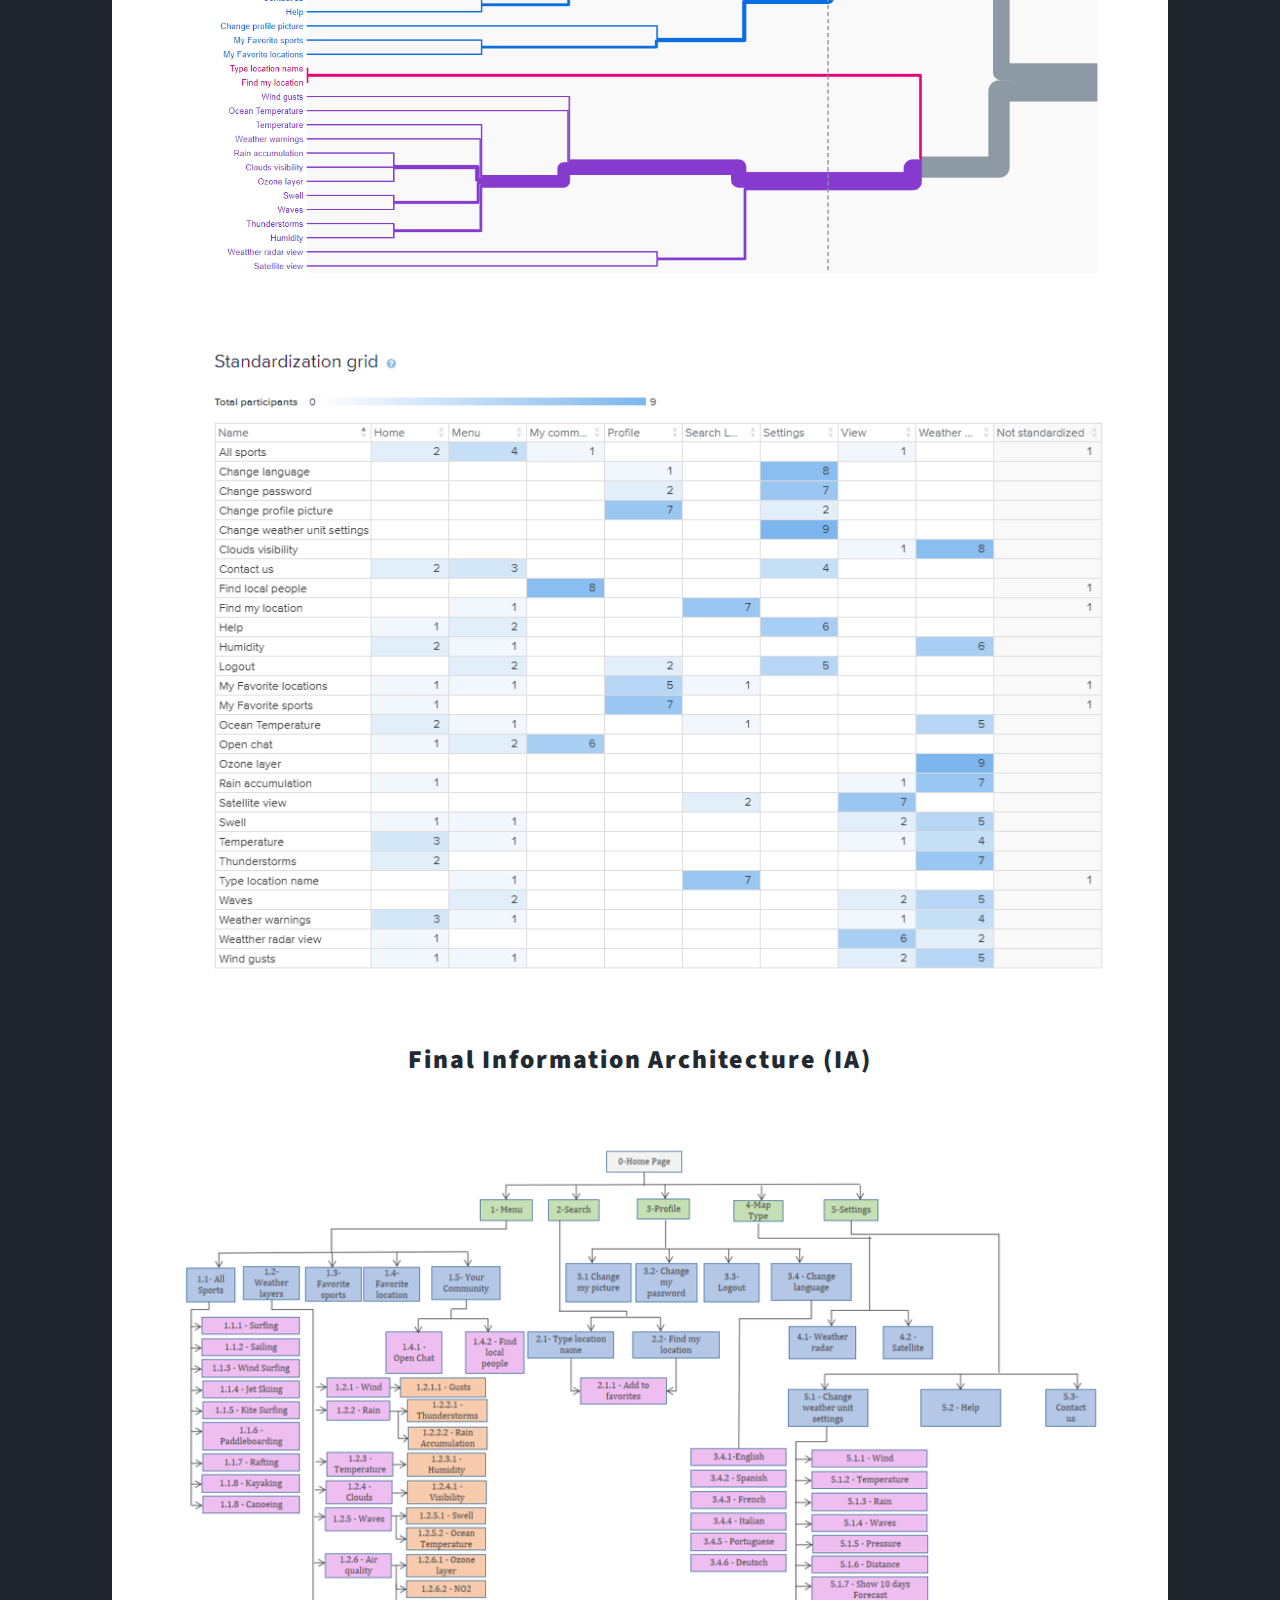
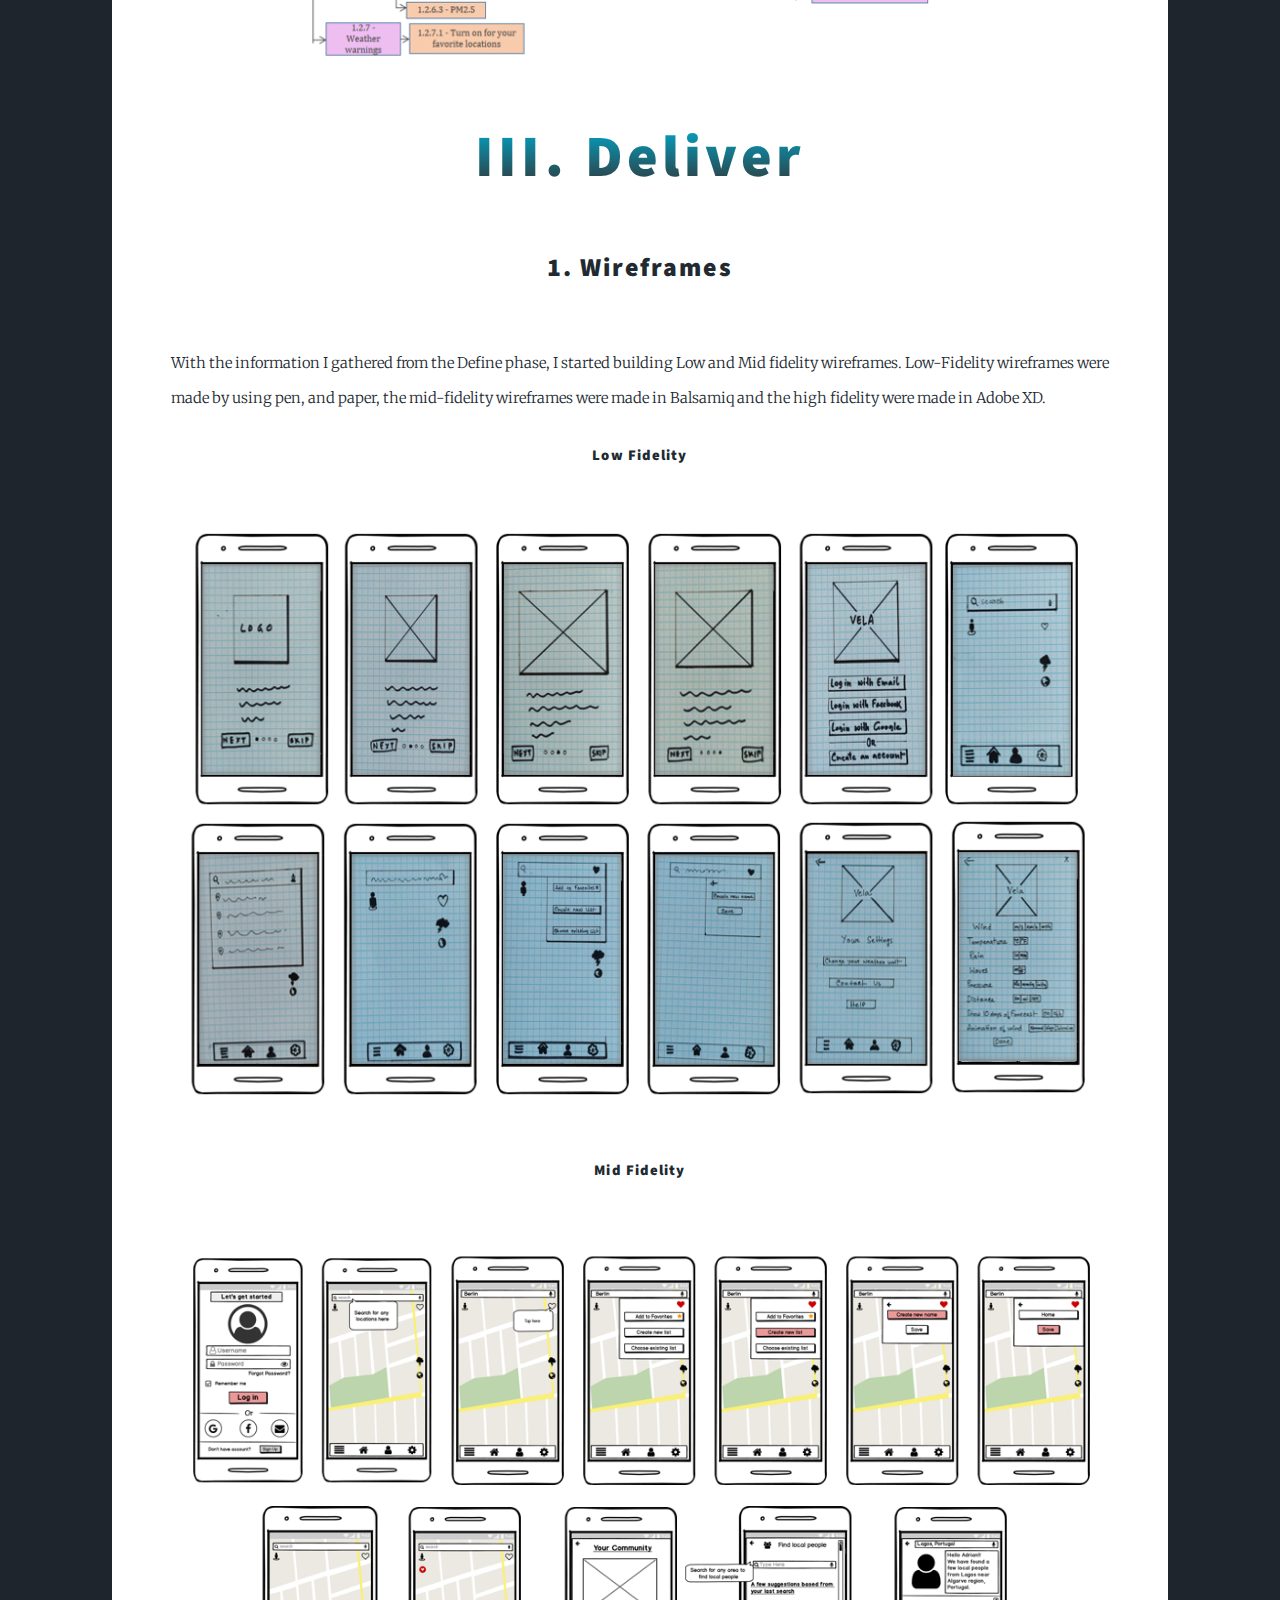
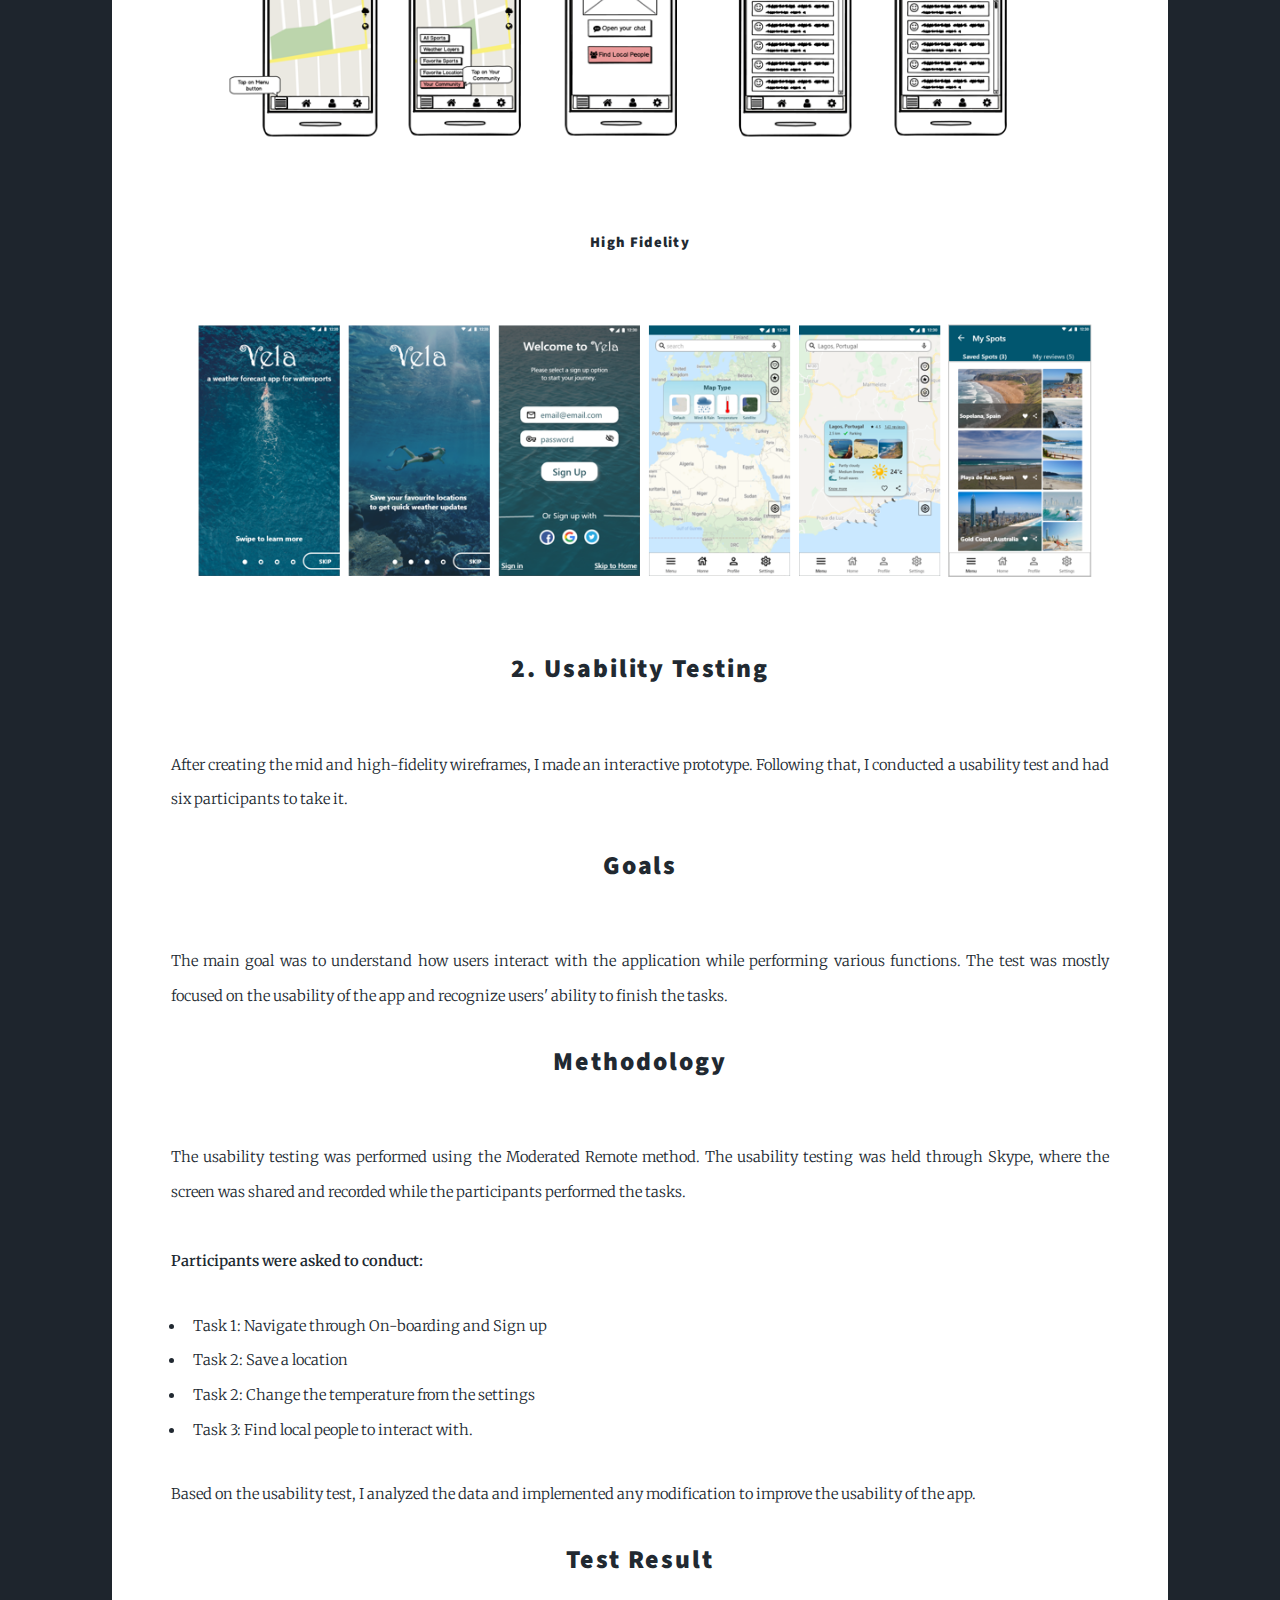
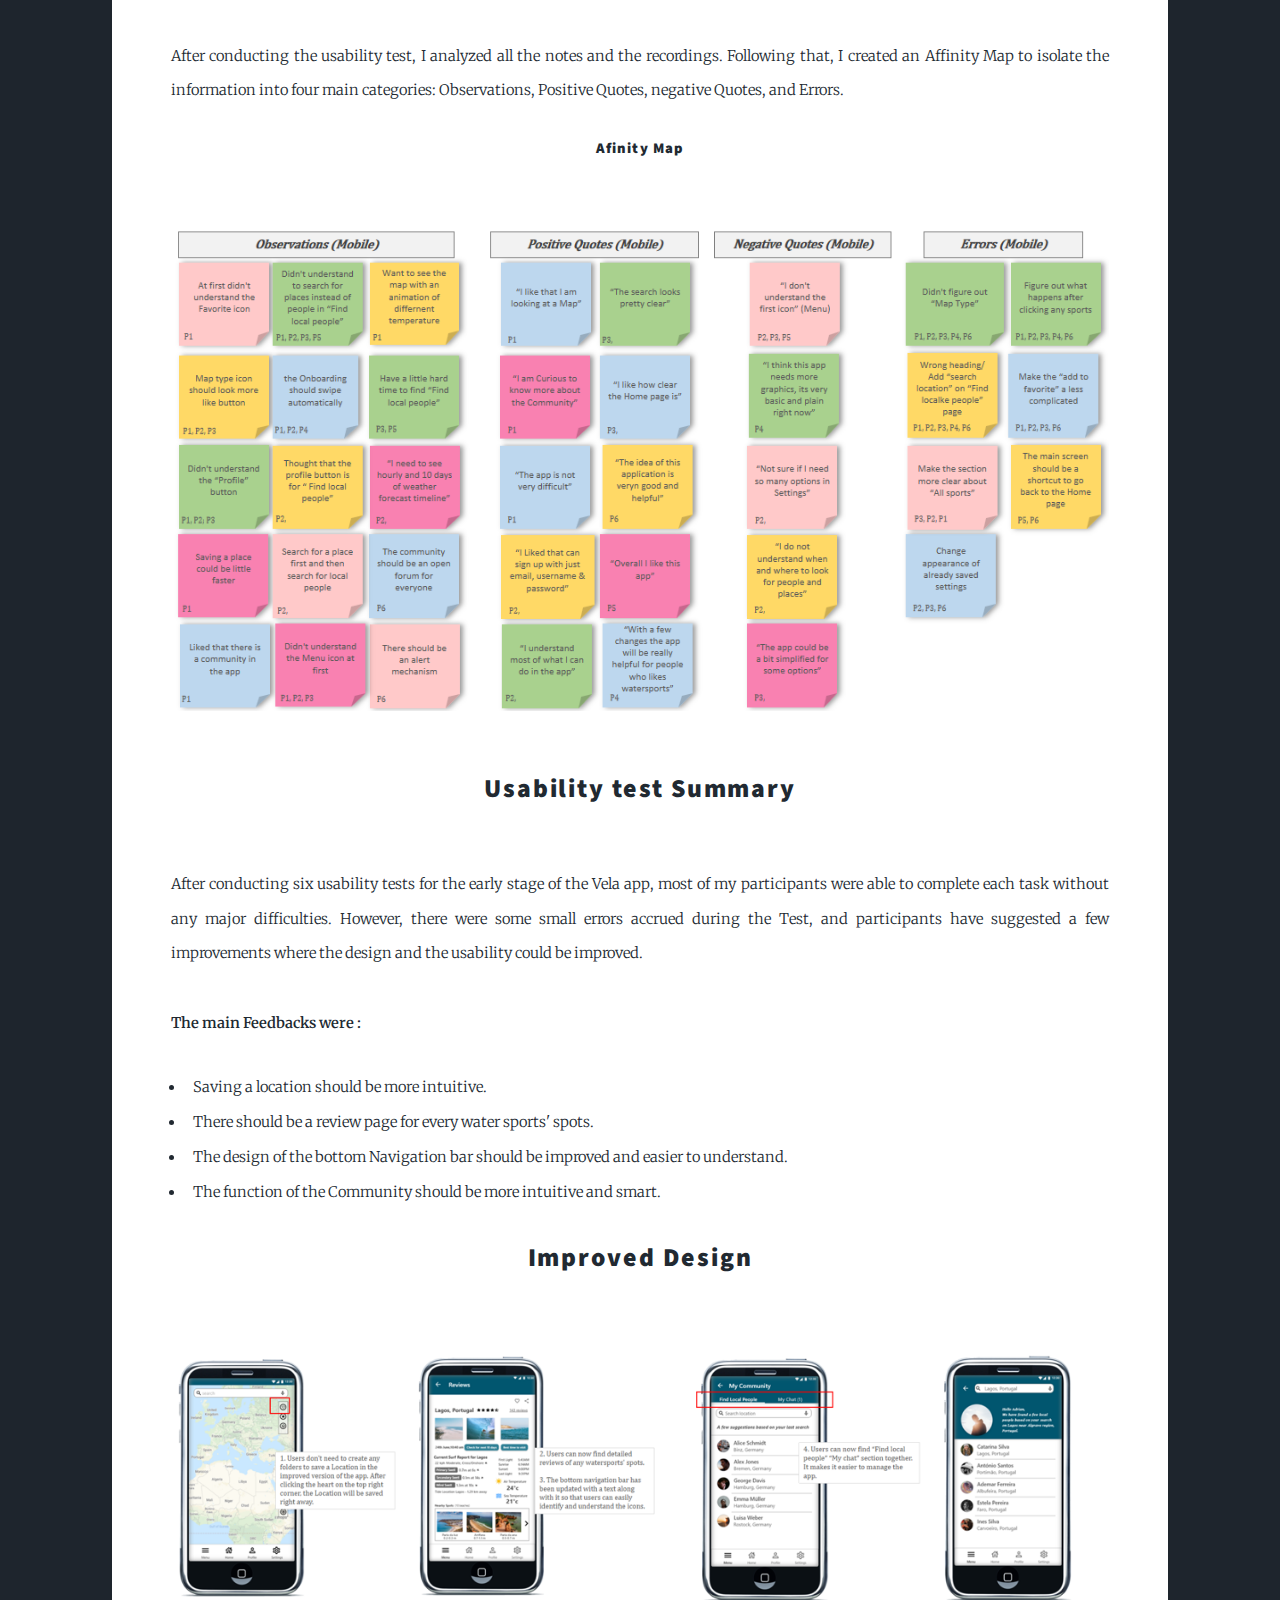
<file: vela.html>
<!DOCTYPE HTML>
<!--
	Massively by HTML5 UP
	html5up.net | @ajlkn
	Free for personal and commercial use under the CCA 3.0 license (html5up.net/license)
-->
<html>
	<head>
		<title>Trisha Chakraborty - Works</title>
		<meta charset="utf-8" />
		<meta name="viewport" content="width=device-width, initial-scale=1, user-scalable=no" />
		<link rel="stylesheet" href="assets/css/main.css" />
		<noscript><link rel="stylesheet" href="assets/css/noscript.css" /></noscript>
		<!-- Hotjar Tracking Code for https://trishachakraborty-ux.github.io/ -->
<script>
    (function(h,o,t,j,a,r){
        h.hj=h.hj||function(){(h.hj.q=h.hj.q||[]).push(arguments)};
        h._hjSettings={hjid:2817365,hjsv:6};
        a=o.getElementsByTagName('head')[0];
        r=o.createElement('script');r.async=1;
        r.src=t+h._hjSettings.hjid+j+h._hjSettings.hjsv;
        a.appendChild(r);
    })(window,document,'https://static.hotjar.com/c/hotjar-','.js?sv=');
</script>
	</head>
	<body class="is-preload">

		<!-- Wrapper -->
			<div id="wrapper">

				<!-- Header -->
					<header id="header">
						<a href="index.html" class="logo">TRISHA</a>
					</header>

				<!-- Nav -->
					<nav id="nav">
						<ul class="links">
							<li><a href="index.html#header">About</a></li>
							<li class="active"><a href="work.html">Works</a></li>
							<li><a href="assets/pdf/Trisha_Chakraborty_Resume.pdf" target="_blank">Resume</a></li>
							<li><a href="contact.html">Contact</a></li>
						</ul>
						<ul class="icons">
							<li><a href="https://www.linkedin.com/in/trisha-chakraborty-ux" class="icon brands fa-linkedin" target="_blank"><span class="label">Linkedin</span></a></li>
							<li><a href="https://www.behance.net/trich1" class="icon brands fa-behance" target="_blank"><span class="label">Behance</span></a></li>
							<li><a href="https://dribbble.com/TC2020" class="icon brands fa-dribbble" target="_blank"><span class="label">Dribbble</span></a></li>
						</ul>
					</nav>
					


				<!-- Main -->
					<div id="main">

						<!-- Post -->
							<section class="post">
								<header class="major">
									<h1>Vela</h1>
									<p><strong>An Android App</strong> <br/> 
									   UI/UX Design Project
									</p>
								</header>
								
								<ul class="actions special">
									<li>
									   <a href="https://xd.adobe.com/view/9b24e023-0510-45a0-7e45-82026c66038c-ed15/" target="_blank"  class="button large">Android Prototype</a>
									</li>
								</ul>
								
								<div class="image main"><img src="images/Vela/Vela.jpg" alt="" /></div>
								
								<header class="major">
									<h2 style="background: -webkit-linear-gradient(rgb(1,166,201),#333);-webkit-background-clip: text;-webkit-text-fill-color: transparent;">Project Overview</h2>
								</header>
								
								<p> Vela is a weather forecast app developed during my UX design course at CareerFoundry. It required me to create a web app with a mobile-first approach that can provide beautifully displayed and easy to understand weather reports, forecasts, and statistics for sailors, surfers, divers, and any other water sports. <br/>
								This app provides detailed weather forecasts from a different aspect of climates such as wind speed, wind knots, wind gusts, rain accumulation, thunder, waves, cloud coverage, and many more. There too many water sports out there already, such as Surfing, Sailing, Jet skiing, Kitesurfing, Canoeing, and many other activities that depend on the weather forecast.
                                </p>
								
								<div class="image main"><img src="images/Vela/Project_Overview.png" alt="" /></div>
								
								<header class="major">
									<h2 style="background: -webkit-linear-gradient(rgb(1,166,201),#333);-webkit-background-clip: text;-webkit-text-fill-color: transparent;">The Challenge</h2>
								</header>
								
								<p> 
								 Weather Forecasting is important as it helps to determine future climate expectations. There are already numerous weather apps out in the market to provide weather forecasts in general (Temperature, Rain, Snow, Fog). However, there is less amount of app which can provide general weather forecasts as well as give updates for various watersports together. Based on my surveys and interviews, I have found that people are using multiple apps to check weather forecasts in general and a separate one for their watersports. I wanted to create an application that can create a solution for both problems. <br/>
                                 Aimed to bridge the gap between weather forecast in general and weather forecast for various watersports, Vela can provide daily (Temperature, Rain, Snow, Fog) and detailed watersports related weather updates.
								 </p>
								
								<header class="major">
									<h2 style="background: -webkit-linear-gradient(rgb(1,166,201),#333);-webkit-background-clip: text;-webkit-text-fill-color: transparent;">Design Process</h2>
								</header>
								
								<div class="image main"><img src="images/Vela/Design_Process.PNG" alt="" /></div>
								
								<header class="major">
									<h2 style="background: -webkit-linear-gradient(rgb(1,166,201),#333);-webkit-background-clip: text;-webkit-text-fill-color: transparent;">I. Research</h2>
								</header>
								
								<header class="major">
									<h3>The Problem Statement</h3>
								</header>
								
								<p> Our users of the Vela app need a way to find their location, check the weather (e.g. Temperature, Wind with speed and direction, rain and thunder, precipitation type, Clouds, Waves, Weather warnings) and connect with the locals, because they want to be prepared for a variety of water sports beforehand and they are interested to know more about local water sports. <br/>
                                I will know this to be true when I see our users are easily finding their location in the app to check out the weather forecast for varieties of water sports anywhere around the world. </p>
								
								<header class="major">
									<h3>1. Competitive Analysis</h3>
								</header>
								
								<p>I have used multiple Weather applications, but none to use for water sports. Hence this research stage was very interesting and intriguing for me. At first, I needed to find out what's out there to have a better understanding of the industry and what people's thought about them. To accomplish this, I choose two strong applications, Windy and Windfinder. I conducted a competitive analysis on them to have a better understanding of their key features. <br/>
                                This allowed me to see the current trends and gain valuable insight into how they are providing accurate weather forecasts for different types of water sports.
                                </p>
								
								<header class="major">
									<h3>SWOT</h3>
								</header>
								
								<div class="image main"><img src="images/Vela/SWOT.PNG" alt="" /></div>
								
								<header class="major">
									<h3>2.User Interviews</h3>
								</header>
								
								<p>The interviewees I chose were 30 to 35 age range​​​​​​​. I wanted to understand my potential users' needs and what they wanted in a Weather forecast app for their water sports. My goals were also to understand their thought processes and opinions as well. It allowed me to have an in-depth understanding of the users' values, perceptions, and experiences.​​​​​​​
                                </p>
								
								<div class="image main"><img src="images/Vela/Interview_Question.png" alt="" /></div>
								
								<div class="image main"><img src="images/Vela/Interview_feedback.PNG" alt="" /></div>
								
								<header class="major">
									<h2 style="background: -webkit-linear-gradient(rgb(1,166,201),#333);-webkit-background-clip: text;-webkit-text-fill-color: transparent;">II. Define</h2>
								</header>
								
								<header class="major">
									<h3>1. User Research</h3>
								</header>
								
								<div class="image main"><img src="images/Vela/User_Research_Insight.PNG" alt="" /></div>
								
								<header class="major">
									<h3>2. User Personas</h3>
								</header>
								
								<p>Based on my interview data and my research, I created three user personas, which were the perfect example for my future target audience. They were named Adrian, Mimi, Ameli.
                                </p>
								
								<div class="image main"><img src="images/Vela/User_Personas.PNG" alt="" /></div>
								
								<header class="major">
									<h3>3. User Flows</h3>
								</header>
								
								<p>
								I created user flows based on the user Personas and their significant user stories. I included every interaction a user would take to complete an action by using an app function. I choose two personas to create the user flows, Adrian and Ameli. It documents how Adrian would save a Surfing Spot and how Ameli would check the weather forecast for the upcoming 10 days.
								</p>
								
								<div class="image main"><img src="images/Vela/User_Flow.PNG" alt="" /></div>
								
								<header class="major">
									<h3>Card Sorting</h3>
								</header>
								
								<p>
								Based on user journeys and user flows, I created a basic sitemap for Vela's navigation. Further to verify its usability, I refined it with card sorting. The result of the card sorting has a few similarities with the basic IA that I have created. Ther cards were grouped in the same way it was built.
								</br></br>
								
								<b>However a few minor changes I noticed based on the card sorting:</b>

                                <ul>
                                 <li>More than 70% of participants have grouped “Contact us” and “Help” together. Making these two cards under the same category would be a good idea.</li> 
                                 <li>More than 80% of my participants have grouped “Change Language” and “Change Password” together. This would also help the users to manage all the personalized cards under the same category.</li>
                                </ul>								

                                Most of my participants have sorted the cards into six groups and all of them are close enough to the IA that I have created. Few groupings are confusing as participants might not have a clear idea or knowledge of the concept of using a weather forecast application for watersports. 

								</p>
								
								<header class="major">
									<h3>Card Sorting Results</h3>
								</header>
								
								
								<div class="image main"><img src="images/Vela/Card_Sorting_Result_01.PNG" alt="" /></div>
								<div class="image main"><img src="images/Vela/Card_Sorting_Result_02.PNG" alt="" /></div>
								<div class="image main"><img src="images/Vela/Card_Sorting_Result_03.png" alt="" /></div>
								
								<header class="major">
									<h3>Final Information Architecture (IA)</h3>
								</header>
								
								<div class="image main"><img src="images/Vela/Information_Architect.PNG" alt="" /></div>
								
								
								<header class="major">
									<h2 style="background: -webkit-linear-gradient(rgb(1,166,201),#333);-webkit-background-clip: text;-webkit-text-fill-color: transparent;">III. Deliver</h2>
								</header>
								
								<header class="major">
									<h3>1. Wireframes</h3>
								</header>
								
								<p>
								With the information I gathered from the Define phase, I started building Low and Mid fidelity wireframes. Low-Fidelity wireframes were made by using pen, and paper, the mid-fidelity wireframes were made in Balsamiq and the high fidelity were made in Adobe XD. 
								</p>
								
								<header class="major">
									<h4>Low Fidelity</h4>
								</header>
								
								<div class="image main"> <img src="images/Vela/Wireframes_Low fidelity.PNG" alt="" /></div>
								
								<header class="major">
									<h4>Mid Fidelity</h4>
								</header>
								
								<div class="image main"><img src="images/Vela/Wireframes_Mid fidelity.PNG" alt="" /></div>
								
								<header class="major">
									<h4>High Fidelity</h4>
								</header>
								
								<div class="image main"><img src="images/Vela/Wireframes_High_Fidelity.PNG" alt="" /></div>
								
								
								<header class="major">
									<h3>2. Usability Testing</h3>
								</header>
								
								<p>
								After creating the mid and high-fidelity wireframes, I made an interactive prototype. Following that, I conducted a usability test and had six participants to take it. 
								</p>
								
								
								<header class="major">
									<h3>Goals</h3>
								</header>
								
								
								<p>
								The main goal was to understand how users interact with the application while performing various functions. The test was mostly focused on the usability of the app and recognize users' ability to finish the tasks. 
								</p>
								
								
								<header class="major">
									<h3>Methodology</h3>
								</header>
								
								
								<p>
								The usability testing was performed using the Moderated Remote method. The usability testing was held through Skype, where the screen was shared and recorded while the participants performed the tasks.
								
								</br></br>
								
								<b>Participants were asked to conduct:</b>
								<ul>
                                  <li>Task 1: Navigate through On-boarding and Sign up</li>
                                  <li>Task 2: Save a location</li>
                                  <li>Task 2: Change the temperature from the settings</li>
                                  <li>Task 3: Find local people to interact with.</li>
								</ul>
								
								Based on the usability test, I analyzed the data and implemented any modification to improve the usability of the app.
								</p>
								
								
								<header class="major">
									<h3>Test Result</h3>
								</header>
								
								
								
								<p>
								After conducting the usability test, I analyzed all the notes and the recordings. Following that, I created an Affinity Map to isolate the information into four main categories: Observations, Positive Quotes, negative Quotes, and Errors.
								</p>
								
								
								<header class="major">
									<h4>Afinity Map</h4>
								</header>
								
								<div class="image main"><img src="images/Vela/Afinity_Map.PNG" alt="" /></div>
								
								
								
								<header class="major">
									<h3>Usability test Summary</h3>
								</header>
								
								
								<p>
								
								After conducting six usability tests for the early stage of the Vela app, most of my participants were able to complete each task without any major difficulties. However, there were some small errors accrued during the Test, and participants have suggested a few improvements where the design and the usability could be improved. 
								
								</br></br>
								
								<b>The main Feedbacks were : </b>
								<ul>
                                  <li>Saving a location should be more intuitive.</li>
                                  <li>There should be a review page for every water sports' spots. </li>
                                  <li>The design of the bottom Navigation bar should be improved and easier to understand.</li>
                                  <li>The function of the Community should be more intuitive and smart.</li>
								</ul>
								
								</p>
								
								<header class="major">
									<h3>Improved Design</h3>
								</header>
								
								<div class="image main"><img src="images/Vela/Improved_Design.PNG" alt="" /></div>
								
								
								<header class="major">
									<h3>3. Visual Design</h3>
								</header>
								
								<p>
								The App Vela uses a simple, friendly language to communicate with the users. There are a few technical terms that have been used as the app is weather forecast related.
								</br>
                                The tone of the app is calm, clear, and minimalist. It's a free space for users to check the weather forecast, make plans for future water adventures. It also includes a community section where users can help and share their knowledge with fellow water sports enthusiasts.
								</br>
                                The app is accessible to all types of people. Regardless of age, gender, ethnicity/race, religion, sexual orientation, or any other social or personal characteristics. 
								</br>
                                The main purpose of this app is to help users to explore beaches, try new water sports, and provide an accurate weather forecast. 
								</br>
                                As the app is related to water and weather, I wanted to make my screen represent the same as well. Hence I choose different shades of blue on every screen. I have also added a few gradients shade to make the sub-menus can stand out on the screen. 
								</p>
								
								
								<header class="major">
									<h3>Color Palette</h3>
								</header>
								
								<div class="image main"><img src="images/Vela/Colors.PNG" alt="" /></div>
								
								<header class="major">
									<h3>Typography</h3>
								</header>
								
								<div class="image main"><img src="images/Vela/Typography.PNG" alt="" /></div>
								
								
								<header class="major">
									<h3>UI Elements</h3>
								</header>
								
								<div class="image main"><img src="images/Vela/UI_Elements.PNG" alt="" /></div>
								
								
								
								<header class="major">
									<h2 style="background: -webkit-linear-gradient(rgb(1,166,201),#333);-webkit-background-clip: text;-webkit-text-fill-color: transparent;">IV. Develop</h2>
								</header>
								
								<header class="major">
									<h3>1. Final Mockups</h3>
								</header>
								
								<div class="image main"><img src="images/Vela/Final_Mockup.PNG" alt="" /></div>
								
								<header class="major">
									<h3>2. Interactive Prototype</h3>
								</header>
								
								<p>
                                After finalizing the wireframes, I created a prototype for Android using <strong> Adobe XD </strong> and gathered users' feedback.								
								</p>
								
								<header class="major">
									<h2 style="background: -webkit-linear-gradient(rgb(1,166,201),#333);-webkit-background-clip: text;-webkit-text-fill-color: transparent;">Conclusion</h2>
								</header>
								
								<p>
                                Creating Vela was a great opportunity for me to understand the processes behind user experience design. I have learned that design is not only about a product's user interface but also its smartness in user interactions. Working in this project gave me a clear understanding of the importance of good design along with the knowledge of several methods to achieve it. 
								</br>
                                Overall this experience allowed me to create an easy to use application with a user-friendly interface.								
								</p>
								
								<ul class="actions special">
									<li>
									   <a href="https://xd.adobe.com/view/9b24e023-0510-45a0-7e45-82026c66038c-ed15/" target="_blank"  class="button large">Android Prototype</a>
									</li>
								</ul>
								
								<header class="major">
									<h2 style="background: -webkit-linear-gradient(rgb(1,166,201),#333);-webkit-background-clip: text;-webkit-text-fill-color: transparent;">Future Improvements</h2>
								</header>
								
								<ul>
								  <li>There is plenty of areas where Vela needs improvements. The design area of the overall app is the most important one as of now, which should look more polished and clean so that it can be more smart and intuitive.</li> 
								  
								  <li>I need to conduct more user testing mostly on the functionality of this app. I have also planned to do several A/B testing, and surveys concentrating entirely on my UI.</li>  
                                  
								  <li>I also need to add a few more screens on the app to make it overall complete. It will help me to achieve more users, who can have a clear understanding of the overall idea behind the app, and also the purpose of it.</li> 
								</ul>
								
								<header class="major">
									<h4>If you like what you see, please feel free to <a href="contact.html" style="color: blue;"> contact me</a></li> !!</h4>
								</header>
							    </p>
								
							</section> 

					</div>

				<!-- Copyright -->
					<div id="copyright">
						<ul><li>&copy; Trisha Chakraborty</li><li>Design: <a href="https://html5up.net">HTML5 UP & Trisha Chakraborty</a></li></ul>
					</div>

			</div>

		<!-- Scripts -->
			<script src="assets/js/jquery.min.js"></script>
			<script src="assets/js/jquery.scrollex.min.js"></script>
			<script src="assets/js/jquery.scrolly.min.js"></script>
			<script src="assets/js/browser.min.js"></script>
			<script src="assets/js/breakpoints.min.js"></script>
			<script src="assets/js/util.js"></script>
			<script src="assets/js/main.js"></script>

	</body>
</html>
</file>
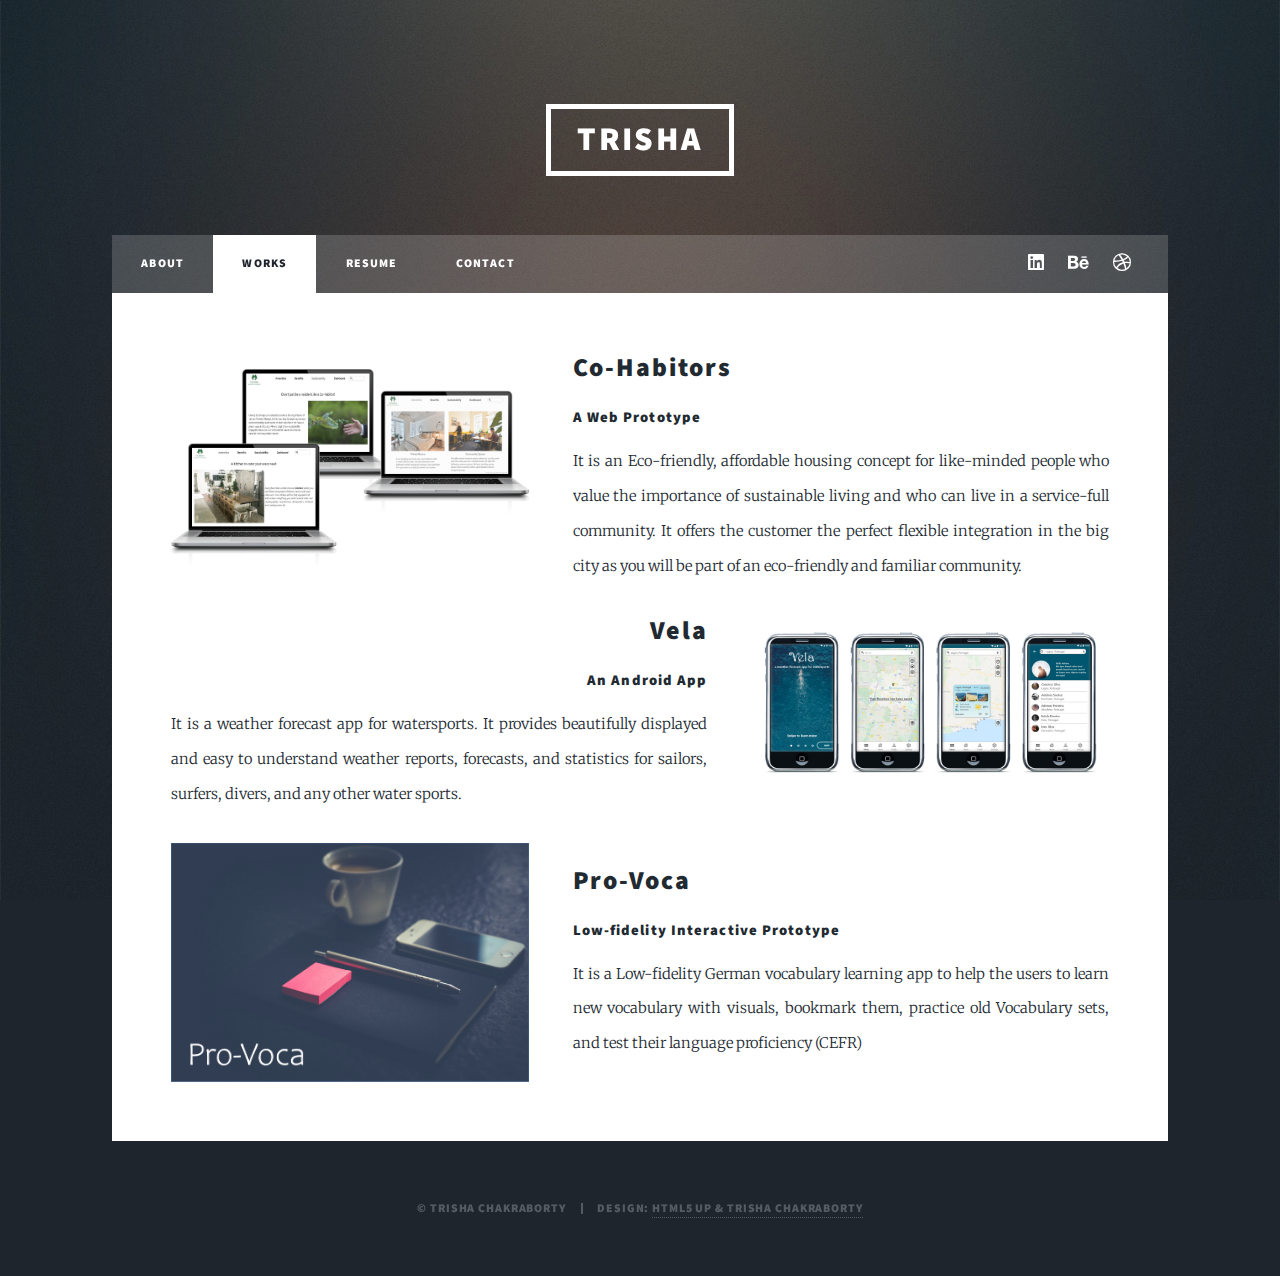
<file: work.html>
<!DOCTYPE HTML>
<!--
	Massively by HTML5 UP
	html5up.net | @ajlkn
	Free for personal and commercial use under the CCA 3.0 license (html5up.net/license)
-->
<html>
	<head>
		<title>Trisha Chakraborty - Works</title>
		<meta charset="utf-8" />
		<meta name="viewport" content="width=device-width, initial-scale=1, user-scalable=no" />
		<link rel="stylesheet" href="assets/css/main.css" />
		<noscript><link rel="stylesheet" href="assets/css/noscript.css" /></noscript>
		<!-- Hotjar Tracking Code for https://trishachakraborty-ux.github.io/ -->
<script>
    (function(h,o,t,j,a,r){
        h.hj=h.hj||function(){(h.hj.q=h.hj.q||[]).push(arguments)};
        h._hjSettings={hjid:2817365,hjsv:6};
        a=o.getElementsByTagName('head')[0];
        r=o.createElement('script');r.async=1;
        r.src=t+h._hjSettings.hjid+j+h._hjSettings.hjsv;
        a.appendChild(r);
    })(window,document,'https://static.hotjar.com/c/hotjar-','.js?sv=');
</script>
	</head>
	<body class="is-preload">

		<!-- Wrapper -->
			<div id="wrapper">

				<!-- Header -->
					<header id="header">
						<a href="index.html" class="logo">TRISHA</a>
					</header>

				<!-- Nav -->
					<nav id="nav">
						<ul class="links">
							<li><a href="index.html#header">About</a></li>
							<li class="active"><a href="work.html">Works</a></li>
							<li><a href="assets/pdf/Trisha_Chakraborty_Resume.pdf" target="_blank">Resume</a></li>
							<li><a href="contact.html">Contact</a></li>
						</ul>
						<ul class="icons">
							<li><a href="https://www.linkedin.com/in/trisha-chakraborty-ux" class="icon brands fa-linkedin" target="_blank"><span class="label">Linkedin</span></a></li>
							<li><a href="https://www.behance.net/trich1" class="icon brands fa-behance" target="_blank"><span class="label">Behance</span></a></li>
							<li><a href="https://dribbble.com/TC2020" class="icon brands fa-dribbble" target="_blank"><span class="label">Dribbble</span></a></li>
						</ul>
					</nav>
									

				<!-- Main -->
					<div id="main">
		              	<section id="two" class="wrapper">
		              		<div class="inner alt">
							    <section class="spotlight">
								    <a href="cohabitors.html" class="image fit"><img src="images/cohabitors/Co_Habitors_project_tile_picture.png" alt="" /></a>
		              				<div class="content">
		              					<h2><a href="cohabitors.html">Co-Habitors</a></h2>
										<h4>A Web Prototype</h4>
		              					<p> It is an Eco-friendly, affordable housing concept for like-minded people who value the importance of sustainable living and who can live in a service-full community. It offers the customer the perfect flexible integration in the big city as you will be part of an eco-friendly and familiar community.
										</p>
		              				</div>
		              			</section>
		              			<section class="spotlight">
									<a href="vela.html" class="image fit"><img src="images/Vela/Vela_Thubnail.jpg" alt="" /></a>
		              				<div class="content">
		              					<h2><a href="vela.html">Vela</a></h2>
										<h4>An Android App</h4>
		              					<p>It is a weather forecast app for watersports. It provides beautifully displayed and easy to understand weather reports, forecasts, and statistics for sailors, surfers, divers, and any other water sports.</p>
		              				</div>
		              			</section>
		              			<section class="spotlight">
								    <a href="pro_voca.html" class="image fit"><img src="images/pro_voca/logo.png" alt="" /></a>
		              				<div class="content">
		              					<h2><a href="pro_voca.html">Pro-Voca</a></h2>
										  <h4>Low-fidelity Interactive Prototype</h4>
		              					<p>It is a Low-fidelity German vocabulary learning app to help the users to learn new vocabulary with visuals, bookmark them, practice old Vocabulary sets, and test their language proficiency (CEFR)</p>
		              				</div>
		              			</section>
		              		</div>
		              	</section>
					</div>

				<!-- Copyright -->
					<div id="copyright">
						<ul><li>&copy; Trisha Chakraborty</li><li>Design: <a href="https://html5up.net">HTML5 UP & Trisha Chakraborty</a></li></ul>
					</div>

			</div>

		<!-- Scripts -->
			<script src="assets/js/jquery.min.js"></script>
			<script src="assets/js/jquery.scrollex.min.js"></script>
			<script src="assets/js/jquery.scrolly.min.js"></script>
			<script src="assets/js/browser.min.js"></script>
			<script src="assets/js/breakpoints.min.js"></script>
			<script src="assets/js/util.js"></script>
			<script src="assets/js/main.js"></script>

	</body>
</html>
</file>
<file: assets/css/main.css>
@import url(fontawesome-all.min.css);
@import url("https://fonts.googleapis.com/css?family=Merriweather:300,700,300italic,700italic|Source+Sans+Pro:900");

/*
	Massively by HTML5 UP
	html5up.net | @ajlkn
	Free for personal and commercial use under the CCA 3.0 license (html5up.net/license)
*/

html, body, div, span, applet, object,
iframe, h1, h2, h3, h4, h5, h6, p, blockquote,
pre, a, abbr, acronym, address, big, cite,
code, del, dfn, em, img, ins, kbd, q, s, samp,
small, strike, strong, sub, sup, tt, var, b,
u, i, center, dl, dt, dd, ol, ul, li, fieldset,
form, label, legend, table, caption, tbody,
tfoot, thead, tr, th, td, article, aside,
canvas, details, embed, figure, figcaption,
footer, header, hgroup, menu, nav, output, ruby,
section, summary, time, mark, audio, video {
	margin: 0;
	padding: 0;
	border: 0;
	font-size: 100%;
	font: inherit;
	vertical-align: baseline;}

article, aside, details, figcaption, figure,
footer, header, hgroup, menu, nav, section {
	display: block;}

body {
	line-height: 1;
}

ol, ul {
	list-style: none;
}

blockquote, q {
	quotes: none;
}

	blockquote:before, blockquote:after, q:before, q:after {
		content: '';
		content: none;
	}

table {
	border-collapse: collapse;
	border-spacing: 0;
}

body {
	-webkit-text-size-adjust: none;
}

mark {
	background-color: transparent;
	color: inherit;
}

input::-moz-focus-inner {
	border: 0;
	padding: 0;
}

input, select, textarea {
	-moz-appearance: none;
	-webkit-appearance: none;
	-ms-appearance: none;
	appearance: none;
}

/* Basic */

	@-ms-viewport {
		width: device-width;
	}

	body {
		-ms-overflow-style: scrollbar;
	}

	@media screen and (max-width: 480px) {

		html, body {
			min-width: 320px;
		}

	}

	html {
		box-sizing: border-box;
	}

	*, *:before, *:after {
		box-sizing: inherit;
	}

	body {
		background-color: #1e252d;
	}

		body.is-preload *, body.is-preload *:before, body.is-preload *:after {
			-moz-animation: none !important;
			-webkit-animation: none !important;
			-ms-animation: none !important;
			animation: none !important;
			-moz-transition: none !important;
			-webkit-transition: none !important;
			-ms-transition: none !important;
			transition: none !important;
		}

/* Type */

	html {
		font-size: 16pt;
	}

		@media screen and (max-width: 1680px) {

			html {
				font-size: 12pt;
			}

		}

		@media screen and (max-width: 1280px) {

			html {
				font-size: 11pt;
			}

		}

		@media screen and (max-width: 360px) {

			html {
				font-size: 10pt;
			}

		}

	body {
		color: #212931;
	}

	body, input, select, textarea {
		font-family: "Merriweather", Georgia, serif;
		font-weight: 300;
		font-size: 1rem;
		line-height: 2.375;
	}

	a {
		-moz-transition: color 0.2s ease-in-out, background-color 0.2s ease-in-out, border-color 0.2s ease-in-out, box-shadow 0.2s ease-in-out;
		-webkit-transition: color 0.2s ease-in-out, background-color 0.2s ease-in-out, border-color 0.2s ease-in-out, box-shadow 0.2s ease-in-out;
		-ms-transition: color 0.2s ease-in-out, background-color 0.2s ease-in-out, border-color 0.2s ease-in-out, box-shadow 0.2s ease-in-out;
		transition: color 0.2s ease-in-out, background-color 0.2s ease-in-out, border-color 0.2s ease-in-out, box-shadow 0.2s ease-in-out;
		border-bottom: dotted 1px;
		text-decoration: none;
	}

		a:hover {
			border-bottom-color: transparent;
		}

	strong, b {
		font-weight: 600;
	}

	em, i {
		font-style: italic;
	}

	p {
		text-align: justify;
		margin: 0 0 2rem 0;
	}

	h1, h2, h3, h4, h5, h6 {
		font-family: "Source Sans Pro", Helvetica, sans-serif;
		font-weight: 900;
		line-height: 1.5;
		letter-spacing: 0.075em;
		/*text-transform: uppercase;*/
		margin: 0 0 1rem 0;
	}

		h1 a, h2 a, h3 a, h4 a, h5 a, h6 a {
			border-bottom: 0;
			color: inherit;
			text-decoration: none;
		}

	h1 {
		font-size: 4rem;
		line-height: 1.1;
		margin: 0 0 2rem 0;
	}

	h2 {
		font-size: 1.75rem;
		line-height: 1.3;
		margin: 0 0 1.5rem 0;
	}

	h3 {
		font-size: 1.75rem;
		margin: 0 0 1.5rem 0;
	}

	h4 {
		font-size: 1rem;
	}

	h5 {
		font-size: 0.9rem;
	}

	h6 {
		font-size: 0.8rem;
	}

	sub {
		font-size: 0.8rem;
		position: relative;
		top: 0.5rem;
	}

	sup {
		font-size: 0.8rem;
		position: relative;
		top: -0.5rem;
	}

	blockquote {
		border-left: solid 4px;
		font-style: italic;
		margin: 0 0 2rem 0;
		padding: 0.5rem 0 0.5rem 2rem;
	}

	code {
		border: solid 2px;
		font-family: "Courier New", monospace;
		font-size: 0.9rem;
		margin: 0 0.25rem;
		padding: 0.25rem 0.65rem;
	}

	pre {
		-webkit-overflow-scrolling: touch;
		font-family: "Courier New", monospace;
		font-size: 0.9rem;
		margin: 0 0 2rem 0;
	}

		pre code {
			display: block;
			line-height: 1.75;
			padding: 1rem 1.5rem;
			overflow-x: auto;
		}

	hr {
		border: 0;
		border-bottom: solid 2px;
		margin: 3rem 0;
	}

		hr.major {
			margin: 5rem 0;
		}

	.align-left {
		text-align: left;
	}

	.align-center {
		text-align: center;
	}

	.align-right {
		text-align: right;
	}

	input, select, textarea {
		color: #212931;
	}

	a {
		color: #212931;
		border-bottom-color: rgba(33, 41, 49, 0.5);
	}

		a:hover {
			border-bottom-color: transparent;
			color: #18bfef !important;
		}

	strong, b {
		color: #212931;
	}

	h1, h2, h3, h4, h5, h6 {
		color: #212931;
	}

	blockquote {
		border-left-color: #eeeeee;
	}

	code {
		background: rgba(220, 220, 220, 0.25);
		border-color: #eeeeee;
	}

	hr {
		border-bottom-color: #eeeeee;
	}

/* Row */

	.row {
		display: flex;
		flex-wrap: wrap;
		box-sizing: border-box;
		align-items: stretch;
	}

		.row > * {
			box-sizing: border-box;
		}

		.row.gtr-uniform > * > :last-child {
			margin-bottom: 0;
		}

		.row.aln-left {
			justify-content: flex-start;
		}

		.row.aln-center {
			justify-content: center;
		}

		.row.aln-right {
			justify-content: flex-end;
		}

		.row.aln-top {
			align-items: flex-start;
		}

		.row.aln-middle {
			align-items: center;
		}

		.row.aln-bottom {
			align-items: flex-end;
		}

		.row > .imp {
			order: -1;
		}

		.row > .col-1 {
			width: 8.33333%;
		}

		.row > .off-1 {
			margin-left: 8.33333%;
		}

		.row > .col-2 {
			width: 16.66667%;
		}

		.row > .off-2 {
			margin-left: 16.66667%;
		}

		.row > .col-3 {
			width: 25%;
		}

		.row > .off-3 {
			margin-left: 25%;
		}

		.row > .col-4 {
			width: 33.33333%;
		}

		.row > .off-4 {
			margin-left: 33.33333%;
		}

		.row > .col-5 {
			width: 41.66667%;
		}

		.row > .off-5 {
			margin-left: 41.66667%;
		}

		.row > .col-6 {
			width: 50%;
		}

		.row > .off-6 {
			margin-left: 50%;
		}

		.row > .col-7 {
			width: 58.33333%;
		}

		.row > .off-7 {
			margin-left: 58.33333%;
		}

		.row > .col-8 {
			width: 66.66667%;
		}

		.row > .off-8 {
			margin-left: 66.66667%;
		}

		.row > .col-9 {
			width: 75%;
		}

		.row > .off-9 {
			margin-left: 75%;
		}

		.row > .col-10 {
			width: 83.33333%;
		}

		.row > .off-10 {
			margin-left: 83.33333%;
		}

		.row > .col-11 {
			width: 91.66667%;
		}

		.row > .off-11 {
			margin-left: 91.66667%;
		}

		.row > .col-12 {
			width: 100%;
		}

		.row > .off-12 {
			margin-left: 100%;
		}

		.row.gtr-0 {
			margin-top: 0;
			margin-left: 0rem;
		}

			.row.gtr-0 > * {
				padding: 0 0 0 0rem;
			}

			.row.gtr-0.gtr-uniform {
				margin-top: 0rem;
			}

				.row.gtr-0.gtr-uniform > * {
					padding-top: 0rem;
				}

		.row.gtr-25 {
			margin-top: 0;
			margin-left: -0.375rem;
		}

			.row.gtr-25 > * {
				padding: 0 0 0 0.375rem;
			}

			.row.gtr-25.gtr-uniform {
				margin-top: -0.375rem;
			}

				.row.gtr-25.gtr-uniform > * {
					padding-top: 0.375rem;
				}

		.row.gtr-50 {
			margin-top: 0;
			margin-left: -0.75rem;
		}

			.row.gtr-50 > * {
				padding: 0 0 0 0.75rem;
			}

			.row.gtr-50.gtr-uniform {
				margin-top: -0.75rem;
			}

				.row.gtr-50.gtr-uniform > * {
					padding-top: 0.75rem;
				}

		.row {
			margin-top: 0;
			margin-left: -1.5rem;
		}

			.row > * {
				padding: 0 0 0 1.5rem;
			}

			.row.gtr-uniform {
				margin-top: -1.5rem;
			}

				.row.gtr-uniform > * {
					padding-top: 1.5rem;
				}

		.row.gtr-150 {
			margin-top: 0;
			margin-left: -2.25rem;
		}

			.row.gtr-150 > * {
				padding: 0 0 0 2.25rem;
			}

			.row.gtr-150.gtr-uniform {
				margin-top: -2.25rem;
			}

				.row.gtr-150.gtr-uniform > * {
					padding-top: 2.25rem;
				}

		.row.gtr-200 {
			margin-top: 0;
			margin-left: -3rem;
		}

			.row.gtr-200 > * {
				padding: 0 0 0 3rem;
			}

			.row.gtr-200.gtr-uniform {
				margin-top: -3rem;
			}

				.row.gtr-200.gtr-uniform > * {
					padding-top: 3rem;
				}

		@media screen and (max-width: 1680px) {

			.row {
				display: flex;
				flex-wrap: wrap;
				box-sizing: border-box;
				align-items: stretch;
			}

				.row > * {
					box-sizing: border-box;
				}

				.row.gtr-uniform > * > :last-child {
					margin-bottom: 0;
				}

				.row.aln-left {
					justify-content: flex-start;
				}

				.row.aln-center {
					justify-content: center;
				}

				.row.aln-right {
					justify-content: flex-end;
				}

				.row.aln-top {
					align-items: flex-start;
				}

				.row.aln-middle {
					align-items: center;
				}

				.row.aln-bottom {
					align-items: flex-end;
				}

				.row > .imp-xlarge {
					order: -1;
				}

				.row > .col-1-xlarge {
					width: 8.33333%;
				}

				.row > .off-1-xlarge {
					margin-left: 8.33333%;
				}

				.row > .col-2-xlarge {
					width: 16.66667%;
				}

				.row > .off-2-xlarge {
					margin-left: 16.66667%;
				}

				.row > .col-3-xlarge {
					width: 25%;
				}

				.row > .off-3-xlarge {
					margin-left: 25%;
				}

				.row > .col-4-xlarge {
					width: 33.33333%;
				}

				.row > .off-4-xlarge {
					margin-left: 33.33333%;
				}

				.row > .col-5-xlarge {
					width: 41.66667%;
				}

				.row > .off-5-xlarge {
					margin-left: 41.66667%;
				}

				.row > .col-6-xlarge {
					width: 50%;
				}

				.row > .off-6-xlarge {
					margin-left: 50%;
				}

				.row > .col-7-xlarge {
					width: 58.33333%;
				}

				.row > .off-7-xlarge {
					margin-left: 58.33333%;
				}

				.row > .col-8-xlarge {
					width: 66.66667%;
				}

				.row > .off-8-xlarge {
					margin-left: 66.66667%;
				}

				.row > .col-9-xlarge {
					width: 75%;
				}

				.row > .off-9-xlarge {
					margin-left: 75%;
				}

				.row > .col-10-xlarge {
					width: 83.33333%;
				}

				.row > .off-10-xlarge {
					margin-left: 83.33333%;
				}

				.row > .col-11-xlarge {
					width: 91.66667%;
				}

				.row > .off-11-xlarge {
					margin-left: 91.66667%;
				}

				.row > .col-12-xlarge {
					width: 100%;
				}

				.row > .off-12-xlarge {
					margin-left: 100%;
				}

				.row.gtr-0 {
					margin-top: 0;
					margin-left: 0rem;
				}

					.row.gtr-0 > * {
						padding: 0 0 0 0rem;
					}

					.row.gtr-0.gtr-uniform {
						margin-top: 0rem;
					}

						.row.gtr-0.gtr-uniform > * {
							padding-top: 0rem;
						}

				.row.gtr-25 {
					margin-top: 0;
					margin-left: -0.375rem;
				}

					.row.gtr-25 > * {
						padding: 0 0 0 0.375rem;
					}

					.row.gtr-25.gtr-uniform {
						margin-top: -0.375rem;
					}

						.row.gtr-25.gtr-uniform > * {
							padding-top: 0.375rem;
						}

				.row.gtr-50 {
					margin-top: 0;
					margin-left: -0.75rem;
				}

					.row.gtr-50 > * {
						padding: 0 0 0 0.75rem;
					}

					.row.gtr-50.gtr-uniform {
						margin-top: -0.75rem;
					}

						.row.gtr-50.gtr-uniform > * {
							padding-top: 0.75rem;
						}

				.row {
					margin-top: 0;
					margin-left: -1.5rem;
				}

					.row > * {
						padding: 0 0 0 1.5rem;
					}

					.row.gtr-uniform {
						margin-top: -1.5rem;
					}

						.row.gtr-uniform > * {
							padding-top: 1.5rem;
						}

				.row.gtr-150 {
					margin-top: 0;
					margin-left: -2.25rem;
				}

					.row.gtr-150 > * {
						padding: 0 0 0 2.25rem;
					}

					.row.gtr-150.gtr-uniform {
						margin-top: -2.25rem;
					}

						.row.gtr-150.gtr-uniform > * {
							padding-top: 2.25rem;
						}

				.row.gtr-200 {
					margin-top: 0;
					margin-left: -3rem;
				}

					.row.gtr-200 > * {
						padding: 0 0 0 3rem;
					}

					.row.gtr-200.gtr-uniform {
						margin-top: -3rem;
					}

						.row.gtr-200.gtr-uniform > * {
							padding-top: 3rem;
						}

		}

		@media screen and (max-width: 1280px) {

			.row {
				display: flex;
				flex-wrap: wrap;
				box-sizing: border-box;
				align-items: stretch;
			}

				.row > * {
					box-sizing: border-box;
				}

				.row.gtr-uniform > * > :last-child {
					margin-bottom: 0;
				}

				.row.aln-left {
					justify-content: flex-start;
				}

				.row.aln-center {
					justify-content: center;
				}

				.row.aln-right {
					justify-content: flex-end;
				}

				.row.aln-top {
					align-items: flex-start;
				}

				.row.aln-middle {
					align-items: center;
				}

				.row.aln-bottom {
					align-items: flex-end;
				}

				.row > .imp-large {
					order: -1;
				}

				.row > .col-1-large {
					width: 8.33333%;
				}

				.row > .off-1-large {
					margin-left: 8.33333%;
				}

				.row > .col-2-large {
					width: 16.66667%;
				}

				.row > .off-2-large {
					margin-left: 16.66667%;
				}

				.row > .col-3-large {
					width: 25%;
				}

				.row > .off-3-large {
					margin-left: 25%;
				}

				.row > .col-4-large {
					width: 33.33333%;
				}

				.row > .off-4-large {
					margin-left: 33.33333%;
				}

				.row > .col-5-large {
					width: 41.66667%;
				}

				.row > .off-5-large {
					margin-left: 41.66667%;
				}

				.row > .col-6-large {
					width: 50%;
				}

				.row > .off-6-large {
					margin-left: 50%;
				}

				.row > .col-7-large {
					width: 58.33333%;
				}

				.row > .off-7-large {
					margin-left: 58.33333%;
				}

				.row > .col-8-large {
					width: 66.66667%;
				}

				.row > .off-8-large {
					margin-left: 66.66667%;
				}

				.row > .col-9-large {
					width: 75%;
				}

				.row > .off-9-large {
					margin-left: 75%;
				}

				.row > .col-10-large {
					width: 83.33333%;
				}

				.row > .off-10-large {
					margin-left: 83.33333%;
				}

				.row > .col-11-large {
					width: 91.66667%;
				}

				.row > .off-11-large {
					margin-left: 91.66667%;
				}

				.row > .col-12-large {
					width: 100%;
				}

				.row > .off-12-large {
					margin-left: 100%;
				}

				.row.gtr-0 {
					margin-top: 0;
					margin-left: 0rem;
				}

					.row.gtr-0 > * {
						padding: 0 0 0 0rem;
					}

					.row.gtr-0.gtr-uniform {
						margin-top: 0rem;
					}

						.row.gtr-0.gtr-uniform > * {
							padding-top: 0rem;
						}

				.row.gtr-25 {
					margin-top: 0;
					margin-left: -0.375rem;
				}

					.row.gtr-25 > * {
						padding: 0 0 0 0.375rem;
					}

					.row.gtr-25.gtr-uniform {
						margin-top: -0.375rem;
					}

						.row.gtr-25.gtr-uniform > * {
							padding-top: 0.375rem;
						}

				.row.gtr-50 {
					margin-top: 0;
					margin-left: -0.75rem;
				}

					.row.gtr-50 > * {
						padding: 0 0 0 0.75rem;
					}

					.row.gtr-50.gtr-uniform {
						margin-top: -0.75rem;
					}

						.row.gtr-50.gtr-uniform > * {
							padding-top: 0.75rem;
						}

				.row {
					margin-top: 0;
					margin-left: -1.5rem;
				}

					.row > * {
						padding: 0 0 0 1.5rem;
					}

					.row.gtr-uniform {
						margin-top: -1.5rem;
					}

						.row.gtr-uniform > * {
							padding-top: 1.5rem;
						}

				.row.gtr-150 {
					margin-top: 0;
					margin-left: -2.25rem;
				}

					.row.gtr-150 > * {
						padding: 0 0 0 2.25rem;
					}

					.row.gtr-150.gtr-uniform {
						margin-top: -2.25rem;
					}

						.row.gtr-150.gtr-uniform > * {
							padding-top: 2.25rem;
						}

				.row.gtr-200 {
					margin-top: 0;
					margin-left: -3rem;
				}

					.row.gtr-200 > * {
						padding: 0 0 0 3rem;
					}

					.row.gtr-200.gtr-uniform {
						margin-top: -3rem;
					}

						.row.gtr-200.gtr-uniform > * {
							padding-top: 3rem;
						}

		}

		@media screen and (max-width: 980px) {

			.row {
				display: flex;
				flex-wrap: wrap;
				box-sizing: border-box;
				align-items: stretch;
			}

				.row > * {
					box-sizing: border-box;
				}

				.row.gtr-uniform > * > :last-child {
					margin-bottom: 0;
				}

				.row.aln-left {
					justify-content: flex-start;
				}

				.row.aln-center {
					justify-content: center;
				}

				.row.aln-right {
					justify-content: flex-end;
				}

				.row.aln-top {
					align-items: flex-start;
				}

				.row.aln-middle {
					align-items: center;
				}

				.row.aln-bottom {
					align-items: flex-end;
				}

				.row > .imp-medium {
					order: -1;
				}

				.row > .col-1-medium {
					width: 8.33333%;
				}

				.row > .off-1-medium {
					margin-left: 8.33333%;
				}

				.row > .col-2-medium {
					width: 16.66667%;
				}

				.row > .off-2-medium {
					margin-left: 16.66667%;
				}

				.row > .col-3-medium {
					width: 25%;
				}

				.row > .off-3-medium {
					margin-left: 25%;
				}

				.row > .col-4-medium {
					width: 33.33333%;
				}

				.row > .off-4-medium {
					margin-left: 33.33333%;
				}

				.row > .col-5-medium {
					width: 41.66667%;
				}

				.row > .off-5-medium {
					margin-left: 41.66667%;
				}

				.row > .col-6-medium {
					width: 50%;
				}

				.row > .off-6-medium {
					margin-left: 50%;
				}

				.row > .col-7-medium {
					width: 58.33333%;
				}

				.row > .off-7-medium {
					margin-left: 58.33333%;
				}

				.row > .col-8-medium {
					width: 66.66667%;
				}

				.row > .off-8-medium {
					margin-left: 66.66667%;
				}

				.row > .col-9-medium {
					width: 75%;
				}

				.row > .off-9-medium {
					margin-left: 75%;
				}

				.row > .col-10-medium {
					width: 83.33333%;
				}

				.row > .off-10-medium {
					margin-left: 83.33333%;
				}

				.row > .col-11-medium {
					width: 91.66667%;
				}

				.row > .off-11-medium {
					margin-left: 91.66667%;
				}

				.row > .col-12-medium {
					width: 100%;
				}

				.row > .off-12-medium {
					margin-left: 100%;
				}

				.row.gtr-0 {
					margin-top: 0;
					margin-left: 0rem;
				}

					.row.gtr-0 > * {
						padding: 0 0 0 0rem;
					}

					.row.gtr-0.gtr-uniform {
						margin-top: 0rem;
					}

						.row.gtr-0.gtr-uniform > * {
							padding-top: 0rem;
						}

				.row.gtr-25 {
					margin-top: 0;
					margin-left: -0.375rem;
				}

					.row.gtr-25 > * {
						padding: 0 0 0 0.375rem;
					}

					.row.gtr-25.gtr-uniform {
						margin-top: -0.375rem;
					}

						.row.gtr-25.gtr-uniform > * {
							padding-top: 0.375rem;
						}

				.row.gtr-50 {
					margin-top: 0;
					margin-left: -0.75rem;
				}

					.row.gtr-50 > * {
						padding: 0 0 0 0.75rem;
					}

					.row.gtr-50.gtr-uniform {
						margin-top: -0.75rem;
					}

						.row.gtr-50.gtr-uniform > * {
							padding-top: 0.75rem;
						}

				.row {
					margin-top: 0;
					margin-left: -1.5rem;
				}

					.row > * {
						padding: 0 0 0 1.5rem;
					}

					.row.gtr-uniform {
						margin-top: -1.5rem;
					}

						.row.gtr-uniform > * {
							padding-top: 1.5rem;
						}

				.row.gtr-150 {
					margin-top: 0;
					margin-left: -2.25rem;
				}

					.row.gtr-150 > * {
						padding: 0 0 0 2.25rem;
					}

					.row.gtr-150.gtr-uniform {
						margin-top: -2.25rem;
					}

						.row.gtr-150.gtr-uniform > * {
							padding-top: 2.25rem;
						}

				.row.gtr-200 {
					margin-top: 0;
					margin-left: -3rem;
				}

					.row.gtr-200 > * {
						padding: 0 0 0 3rem;
					}

					.row.gtr-200.gtr-uniform {
						margin-top: -3rem;
					}

						.row.gtr-200.gtr-uniform > * {
							padding-top: 3rem;
						}

		}

		@media screen and (max-width: 736px) {

			.row {
				display: flex;
				flex-wrap: wrap;
				box-sizing: border-box;
				align-items: stretch;
			}

				.row > * {
					box-sizing: border-box;
				}

				.row.gtr-uniform > * > :last-child {
					margin-bottom: 0;
				}

				.row.aln-left {
					justify-content: flex-start;
				}

				.row.aln-center {
					justify-content: center;
				}

				.row.aln-right {
					justify-content: flex-end;
				}

				.row.aln-top {
					align-items: flex-start;
				}

				.row.aln-middle {
					align-items: center;
				}

				.row.aln-bottom {
					align-items: flex-end;
				}

				.row > .imp-small {
					order: -1;
				}

				.row > .col-1-small {
					width: 8.33333%;
				}

				.row > .off-1-small {
					margin-left: 8.33333%;
				}

				.row > .col-2-small {
					width: 16.66667%;
				}

				.row > .off-2-small {
					margin-left: 16.66667%;
				}

				.row > .col-3-small {
					width: 25%;
				}

				.row > .off-3-small {
					margin-left: 25%;
				}

				.row > .col-4-small {
					width: 33.33333%;
				}

				.row > .off-4-small {
					margin-left: 33.33333%;
				}

				.row > .col-5-small {
					width: 41.66667%;
				}

				.row > .off-5-small {
					margin-left: 41.66667%;
				}

				.row > .col-6-small {
					width: 50%;
				}

				.row > .off-6-small {
					margin-left: 50%;
				}

				.row > .col-7-small {
					width: 58.33333%;
				}

				.row > .off-7-small {
					margin-left: 58.33333%;
				}

				.row > .col-8-small {
					width: 66.66667%;
				}

				.row > .off-8-small {
					margin-left: 66.66667%;
				}

				.row > .col-9-small {
					width: 75%;
				}

				.row > .off-9-small {
					margin-left: 75%;
				}

				.row > .col-10-small {
					width: 83.33333%;
				}

				.row > .off-10-small {
					margin-left: 83.33333%;
				}

				.row > .col-11-small {
					width: 91.66667%;
				}

				.row > .off-11-small {
					margin-left: 91.66667%;
				}

				.row > .col-12-small {
					width: 100%;
				}

				.row > .off-12-small {
					margin-left: 100%;
				}

				.row.gtr-0 {
					margin-top: 0;
					margin-left: 0rem;
				}

					.row.gtr-0 > * {
						padding: 0 0 0 0rem;
					}

					.row.gtr-0.gtr-uniform {
						margin-top: 0rem;
					}

						.row.gtr-0.gtr-uniform > * {
							padding-top: 0rem;
						}

				.row.gtr-25 {
					margin-top: 0;
					margin-left: -0.375rem;
				}

					.row.gtr-25 > * {
						padding: 0 0 0 0.375rem;
					}

					.row.gtr-25.gtr-uniform {
						margin-top: -0.375rem;
					}

						.row.gtr-25.gtr-uniform > * {
							padding-top: 0.375rem;
						}

				.row.gtr-50 {
					margin-top: 0;
					margin-left: -0.75rem;
				}

					.row.gtr-50 > * {
						padding: 0 0 0 0.75rem;
					}

					.row.gtr-50.gtr-uniform {
						margin-top: -0.75rem;
					}

						.row.gtr-50.gtr-uniform > * {
							padding-top: 0.75rem;
						}

				.row {
					margin-top: 0;
					margin-left: -1.5rem;
				}

					.row > * {
						padding: 0 0 0 1.5rem;
					}

					.row.gtr-uniform {
						margin-top: -1.5rem;
					}

						.row.gtr-uniform > * {
							padding-top: 1.5rem;
						}

				.row.gtr-150 {
					margin-top: 0;
					margin-left: -2.25rem;
				}

					.row.gtr-150 > * {
						padding: 0 0 0 2.25rem;
					}

					.row.gtr-150.gtr-uniform {
						margin-top: -2.25rem;
					}

						.row.gtr-150.gtr-uniform > * {
							padding-top: 2.25rem;
						}

				.row.gtr-200 {
					margin-top: 0;
					margin-left: -3rem;
				}

					.row.gtr-200 > * {
						padding: 0 0 0 3rem;
					}

					.row.gtr-200.gtr-uniform {
						margin-top: -3rem;
					}

						.row.gtr-200.gtr-uniform > * {
							padding-top: 3rem;
						}

		}

		@media screen and (max-width: 480px) {

			.row {
				display: flex;
				flex-wrap: wrap;
				box-sizing: border-box;
				align-items: stretch;
			}

				.row > * {
					box-sizing: border-box;
				}

				.row.gtr-uniform > * > :last-child {
					margin-bottom: 0;
				}

				.row.aln-left {
					justify-content: flex-start;
				}

				.row.aln-center {
					justify-content: center;
				}

				.row.aln-right {
					justify-content: flex-end;
				}

				.row.aln-top {
					align-items: flex-start;
				}

				.row.aln-middle {
					align-items: center;
				}

				.row.aln-bottom {
					align-items: flex-end;
				}

				.row > .imp-xsmall {
					order: -1;
				}

				.row > .col-1-xsmall {
					width: 8.33333%;
				}

				.row > .off-1-xsmall {
					margin-left: 8.33333%;
				}

				.row > .col-2-xsmall {
					width: 16.66667%;
				}

				.row > .off-2-xsmall {
					margin-left: 16.66667%;
				}

				.row > .col-3-xsmall {
					width: 25%;
				}

				.row > .off-3-xsmall {
					margin-left: 25%;
				}

				.row > .col-4-xsmall {
					width: 33.33333%;
				}

				.row > .off-4-xsmall {
					margin-left: 33.33333%;
				}

				.row > .col-5-xsmall {
					width: 41.66667%;
				}

				.row > .off-5-xsmall {
					margin-left: 41.66667%;
				}

				.row > .col-6-xsmall {
					width: 50%;
				}

				.row > .off-6-xsmall {
					margin-left: 50%;
				}

				.row > .col-7-xsmall {
					width: 58.33333%;
				}

				.row > .off-7-xsmall {
					margin-left: 58.33333%;
				}

				.row > .col-8-xsmall {
					width: 66.66667%;
				}

				.row > .off-8-xsmall {
					margin-left: 66.66667%;
				}

				.row > .col-9-xsmall {
					width: 75%;
				}

				.row > .off-9-xsmall {
					margin-left: 75%;
				}

				.row > .col-10-xsmall {
					width: 83.33333%;
				}

				.row > .off-10-xsmall {
					margin-left: 83.33333%;
				}

				.row > .col-11-xsmall {
					width: 91.66667%;
				}

				.row > .off-11-xsmall {
					margin-left: 91.66667%;
				}

				.row > .col-12-xsmall {
					width: 100%;
				}

				.row > .off-12-xsmall {
					margin-left: 100%;
				}

				.row.gtr-0 {
					margin-top: 0;
					margin-left: 0rem;
				}

					.row.gtr-0 > * {
						padding: 0 0 0 0rem;
					}

					.row.gtr-0.gtr-uniform {
						margin-top: 0rem;
					}

						.row.gtr-0.gtr-uniform > * {
							padding-top: 0rem;
						}

				.row.gtr-25 {
					margin-top: 0;
					margin-left: -0.375rem;
				}

					.row.gtr-25 > * {
						padding: 0 0 0 0.375rem;
					}

					.row.gtr-25.gtr-uniform {
						margin-top: -0.375rem;
					}

						.row.gtr-25.gtr-uniform > * {
							padding-top: 0.375rem;
						}

				.row.gtr-50 {
					margin-top: 0;
					margin-left: -0.75rem;
				}

					.row.gtr-50 > * {
						padding: 0 0 0 0.75rem;
					}

					.row.gtr-50.gtr-uniform {
						margin-top: -0.75rem;
					}

						.row.gtr-50.gtr-uniform > * {
							padding-top: 0.75rem;
						}

				.row {
					margin-top: 0;
					margin-left: -1.5rem;
				}

					.row > * {
						padding: 0 0 0 1.5rem;
					}

					.row.gtr-uniform {
						margin-top: -1.5rem;
					}

						.row.gtr-uniform > * {
							padding-top: 1.5rem;
						}

				.row.gtr-150 {
					margin-top: 0;
					margin-left: -2.25rem;
				}

					.row.gtr-150 > * {
						padding: 0 0 0 2.25rem;
					}

					.row.gtr-150.gtr-uniform {
						margin-top: -2.25rem;
					}

						.row.gtr-150.gtr-uniform > * {
							padding-top: 2.25rem;
						}

				.row.gtr-200 {
					margin-top: 0;
					margin-left: -3rem;
				}

					.row.gtr-200 > * {
						padding: 0 0 0 3rem;
					}

					.row.gtr-200.gtr-uniform {
						margin-top: -3rem;
					}

						.row.gtr-200.gtr-uniform > * {
							padding-top: 3rem;
						}

		}

		@media screen and (max-width: 360px) {

			.row {
				display: flex;
				flex-wrap: wrap;
				box-sizing: border-box;
				align-items: stretch;
			}

				.row > * {
					box-sizing: border-box;
				}

				.row.gtr-uniform > * > :last-child {
					margin-bottom: 0;
				}

				.row.aln-left {
					justify-content: flex-start;
				}

				.row.aln-center {
					justify-content: center;
				}

				.row.aln-right {
					justify-content: flex-end;
				}

				.row.aln-top {
					align-items: flex-start;
				}

				.row.aln-middle {
					align-items: center;
				}

				.row.aln-bottom {
					align-items: flex-end;
				}

				.row > .imp-xxsmall {
					order: -1;
				}

				.row > .col-1-xxsmall {
					width: 8.33333%;
				}

				.row > .off-1-xxsmall {
					margin-left: 8.33333%;
				}

				.row > .col-2-xxsmall {
					width: 16.66667%;
				}

				.row > .off-2-xxsmall {
					margin-left: 16.66667%;
				}

				.row > .col-3-xxsmall {
					width: 25%;
				}

				.row > .off-3-xxsmall {
					margin-left: 25%;
				}

				.row > .col-4-xxsmall {
					width: 33.33333%;
				}

				.row > .off-4-xxsmall {
					margin-left: 33.33333%;
				}

				.row > .col-5-xxsmall {
					width: 41.66667%;
				}

				.row > .off-5-xxsmall {
					margin-left: 41.66667%;
				}

				.row > .col-6-xxsmall {
					width: 50%;
				}

				.row > .off-6-xxsmall {
					margin-left: 50%;
				}

				.row > .col-7-xxsmall {
					width: 58.33333%;
				}

				.row > .off-7-xxsmall {
					margin-left: 58.33333%;
				}

				.row > .col-8-xxsmall {
					width: 66.66667%;
				}

				.row > .off-8-xxsmall {
					margin-left: 66.66667%;
				}

				.row > .col-9-xxsmall {
					width: 75%;
				}

				.row > .off-9-xxsmall {
					margin-left: 75%;
				}

				.row > .col-10-xxsmall {
					width: 83.33333%;
				}

				.row > .off-10-xxsmall {
					margin-left: 83.33333%;
				}

				.row > .col-11-xxsmall {
					width: 91.66667%;
				}

				.row > .off-11-xxsmall {
					margin-left: 91.66667%;
				}

				.row > .col-12-xxsmall {
					width: 100%;
				}

				.row > .off-12-xxsmall {
					margin-left: 100%;
				}

				.row.gtr-0 {
					margin-top: 0;
					margin-left: 0rem;
				}

					.row.gtr-0 > * {
						padding: 0 0 0 0rem;
					}

					.row.gtr-0.gtr-uniform {
						margin-top: 0rem;
					}

						.row.gtr-0.gtr-uniform > * {
							padding-top: 0rem;
						}

				.row.gtr-25 {
					margin-top: 0;
					margin-left: -0.375rem;
				}

					.row.gtr-25 > * {
						padding: 0 0 0 0.375rem;
					}

					.row.gtr-25.gtr-uniform {
						margin-top: -0.375rem;
					}

						.row.gtr-25.gtr-uniform > * {
							padding-top: 0.375rem;
						}

				.row.gtr-50 {
					margin-top: 0;
					margin-left: -0.75rem;
				}

					.row.gtr-50 > * {
						padding: 0 0 0 0.75rem;
					}

					.row.gtr-50.gtr-uniform {
						margin-top: -0.75rem;
					}

						.row.gtr-50.gtr-uniform > * {
							padding-top: 0.75rem;
						}

				.row {
					margin-top: 0;
					margin-left: -1.5rem;
				}

					.row > * {
						padding: 0 0 0 1.5rem;
					}

					.row.gtr-uniform {
						margin-top: -1.5rem;
					}

						.row.gtr-uniform > * {
							padding-top: 1.5rem;
						}

				.row.gtr-150 {
					margin-top: 0;
					margin-left: -2.25rem;
				}

					.row.gtr-150 > * {
						padding: 0 0 0 2.25rem;
					}

					.row.gtr-150.gtr-uniform {
						margin-top: -2.25rem;
					}

						.row.gtr-150.gtr-uniform > * {
							padding-top: 2.25rem;
						}

				.row.gtr-200 {
					margin-top: 0;
					margin-left: -3rem;
				}

					.row.gtr-200 > * {
						padding: 0 0 0 3rem;
					}

					.row.gtr-200.gtr-uniform {
						margin-top: -3rem;
					}

						.row.gtr-200.gtr-uniform > * {
							padding-top: 3rem;
						}

		}

/* Box */

	.box {
		border: solid 2px;
		margin-bottom: 2rem;
		padding: 1.5rem;
	}

		.box > :last-child,
		.box > :last-child > :last-child,
		.box > :last-child > :last-child > :last-child {
			margin-bottom: 0;
		}

		.box.alt {
			border: 0;
			border-radius: 0;
			padding: 0;
		}

	.box {
		border-color: #eeeeee;
	}

/* Button */

	input[type="submit"],
	input[type="reset"],
	input[type="button"],
	button,
	.button {
		-moz-appearance: none;
		-webkit-appearance: none;
		-ms-appearance: none;
		appearance: none;
		-moz-transition: background-color 0.2s ease-in-out, box-shadow 0.2s ease-in-out, color 0.2s ease-in-out;
		-webkit-transition: background-color 0.2s ease-in-out, box-shadow 0.2s ease-in-out, color 0.2s ease-in-out;
		-ms-transition: background-color 0.2s ease-in-out, box-shadow 0.2s ease-in-out, color 0.2s ease-in-out;
		transition: background-color 0.2s ease-in-out, box-shadow 0.2s ease-in-out, color 0.2s ease-in-out;
		border: 0;
		border-radius: 0;
		cursor: pointer;
		display: inline-block;
		font-family: "Source Sans Pro", Helvetica, sans-serif;
		font-size: 0.8rem;
		font-weight: 900;
		letter-spacing: 0.075em;
		height: 3rem;
		line-height: 3rem;
		padding: 0 2rem;
		text-align: center;
		text-decoration: none;
		text-transform: uppercase;
		white-space: nowrap;
	}

		input[type="submit"].icon:before,
		input[type="reset"].icon:before,
		input[type="button"].icon:before,
		button.icon:before,
		.button.icon:before {
			margin-right: 0.5rem;
		}

		input[type="submit"].icon.solo,
		input[type="reset"].icon.solo,
		input[type="button"].icon.solo,
		button.icon.solo,
		.button.icon.solo {
			position: relative;
			width: 4rem;
			height: 4rem;
			line-height: 4rem;
			border-radius: 4rem;
			text-indent: 4rem;
			overflow: hidden;
			padding: 0;
			white-space: nowrap;
		}

			input[type="submit"].icon.solo:before,
			input[type="reset"].icon.solo:before,
			input[type="button"].icon.solo:before,
			button.icon.solo:before,
			.button.icon.solo:before {
				position: absolute;
				display: block;
				top: 0;
				left: 0;
				width: inherit;
				height: inherit;
				line-height: inherit;
				font-size: 1.25rem;
				margin-right: 0;
				text-align: center;
				text-indent: 0;
			}

		input[type="submit"].fit,
		input[type="reset"].fit,
		input[type="button"].fit,
		button.fit,
		.button.fit {
			width: 100%;
		}

		input[type="submit"].small,
		input[type="reset"].small,
		input[type="button"].small,
		button.small,
		.button.small {
			font-size: 0.7rem;
			height: 2.5rem;
			line-height: 2.5rem;
			padding: 0 1.5rem;
		}

		input[type="submit"].large,
		input[type="reset"].large,
		input[type="button"].large,
		button.large,
		.button.large {
			font-size: 0.9rem;
			height: 3.5rem;
			line-height: 3.5rem;
			padding: 0 2.75rem;
		}

		@media screen and (max-width: 980px) {

			input[type="submit"],
			input[type="reset"],
			input[type="button"],
			button,
			.button {
				font-size: 0.9rem;
				height: 3.25rem;
				line-height: 3.25rem;
			}

				input[type="submit"].large,
				input[type="reset"].large,
				input[type="button"].large,
				button.large,
				.button.large {
					font-size: 1rem;
					height: 3.75rem;
					line-height: 3.75rem;
				}

		}

		input[type="submit"].disabled, input[type="submit"]:disabled,
		input[type="reset"].disabled,
		input[type="reset"]:disabled,
		input[type="button"].disabled,
		input[type="button"]:disabled,
		button.disabled,
		button:disabled,
		.button.disabled,
		.button:disabled {
			pointer-events: none;
			opacity: 0.25;
		}

	input[type="submit"],
	input[type="reset"],
	input[type="button"],
	button,
	.button {
		background-color: transparent;
		box-shadow: inset 0 0 0 2px #212931;
		color: #212931 !important;
	}

		input[type="submit"]:hover,
		input[type="reset"]:hover,
		input[type="button"]:hover,
		button:hover,
		.button:hover {
			box-shadow: inset 0 0 0 2px #18bfef;
			color: #18bfef !important;
		}

		input[type="submit"].primary,
		input[type="reset"].primary,
		input[type="button"].primary,
		button.primary,
		.button.primary {
			background-color: #212931;
			box-shadow: none;
			color: #ffffff !important;
		}

			input[type="submit"].primary:hover,
			input[type="reset"].primary:hover,
			input[type="button"].primary:hover,
			button.primary:hover,
			.button.primary:hover {
				background-color: #18bfef;
			}

/* Form */

	form {
		margin: 0 0 2rem 0;
	}

		form > :last-child {
			margin-bottom: 0;
		}

		form > .fields {
			display: -moz-flex;
			display: -webkit-flex;
			display: -ms-flex;
			display: flex;
			-moz-flex-wrap: wrap;
			-webkit-flex-wrap: wrap;
			-ms-flex-wrap: wrap;
			flex-wrap: wrap;
			width: calc(100% + 3rem);
			margin: -1.5rem 0 2rem -1.5rem;
		}

			form > .fields > .field {
				-moz-flex-grow: 0;
				-webkit-flex-grow: 0;
				-ms-flex-grow: 0;
				flex-grow: 0;
				-moz-flex-shrink: 0;
				-webkit-flex-shrink: 0;
				-ms-flex-shrink: 0;
				flex-shrink: 0;
				padding: 1.5rem 0 0 1.5rem;
				width: calc(100% - 1.5rem);
			}

				form > .fields > .field.half {
					width: calc(50% - 0.75rem);
				}

				form > .fields > .field.third {
					width: calc(100%/3 - 0.5rem);
				}

				form > .fields > .field.quarter {
					width: calc(25% - 0.375rem);
				}

		@media screen and (max-width: 480px) {

			form > .fields {
				width: calc(100% + 3rem);
				margin: -1.5rem 0 2rem -1.5rem;
			}

				form > .fields > .field {
					padding: 1.5rem 0 0 1.5rem;
					width: calc(100% - 1.5rem);
				}

					form > .fields > .field.half {
						width: calc(100% - 1.5rem);
					}

					form > .fields > .field.third {
						width: calc(100% - 1.5rem);
					}

					form > .fields > .field.quarter {
						width: calc(100% - 1.5rem);
					}

		}

	label {
		display: block;
		font-family: "Source Sans Pro", Helvetica, sans-serif;
		font-weight: 900;
		line-height: 1.5;
		letter-spacing: 0.075em;
		font-size: 0.8rem;
		text-transform: uppercase;
		margin: 0 0 0.75rem 0;
	}

		@media screen and (max-width: 980px) {

			label {
				font-size: 0.9rem;
			}

		}

	input[type="text"],
	input[type="password"],
	input[type="email"],
	select,
	textarea {
		-moz-appearance: none;
		-webkit-appearance: none;
		-ms-appearance: none;
		appearance: none;
		background: transparent;
		border-radius: 0;
		border: solid 2px;
		color: inherit;
		display: block;
		outline: 0;
		padding: 0 1rem;
		text-decoration: none;
		width: 100%;
	}

		input[type="text"]:invalid,
		input[type="password"]:invalid,
		input[type="email"]:invalid,
		select:invalid,
		textarea:invalid {
			box-shadow: none;
		}

	select {
		background-size: 1.25rem;
		background-repeat: no-repeat;
		background-position: calc(100% - 1rem) center;
		height: 3rem;
		padding-right: 3rem;
		text-overflow: ellipsis;
	}

		select:focus::-ms-value {
			background-color: transparent;
		}

		select::-ms-expand {
			display: none;
		}

	input[type="text"],
	input[type="password"],
	input[type="email"],
	select {
		height: 3rem;
	}

	textarea {
		padding: 0.75rem 1rem;
	}

	input[type="checkbox"],
	input[type="radio"] {
		-moz-appearance: none;
		-webkit-appearance: none;
		-ms-appearance: none;
		appearance: none;
		display: block;
		float: left;
		margin-right: -2rem;
		opacity: 0;
		width: 1rem;
		z-index: -1;
	}

		input[type="checkbox"] + label,
		input[type="radio"] + label {
			text-decoration: none;
			cursor: pointer;
			display: inline-block;
			font-size: 1rem;
			letter-spacing: 0;
			font-family: "Merriweather", Georgia, serif;
			text-transform: none;
			font-weight: 300;
			padding-left: 2.8rem;
			padding-right: 1rem;
			position: relative;
		}

			input[type="checkbox"] + label:before,
			input[type="radio"] + label:before {
				-moz-osx-font-smoothing: grayscale;
				-webkit-font-smoothing: antialiased;
				display: inline-block;
				font-style: normal;
				font-variant: normal;
				text-rendering: auto;
				line-height: 1;
				text-transform: none !important;
				font-family: 'Font Awesome 5 Free';
				font-weight: 900;
			}

			input[type="checkbox"] + label:before,
			input[type="radio"] + label:before {
				border-radius: 0;
				border: solid 2px;
				content: '';
				display: inline-block;
				font-size: 0.8rem;
				height: 1.8rem;
				left: 0;
				line-height: 1.65rem;
				position: absolute;
				text-align: center;
				top: -0.125rem;
				width: 1.8rem;
			}

		input[type="checkbox"]:checked + label:before,
		input[type="radio"]:checked + label:before {
			content: '\f00c';
		}

	input[type="checkbox"] + label:before {
		border-radius: 0;
	}

	input[type="radio"] + label:before {
		border-radius: 100%;
	}

	::-webkit-input-placeholder {
		opacity: 1.0;
	}

	:-moz-placeholder {
		opacity: 1.0;
	}

	::-moz-placeholder {
		opacity: 1.0;
	}

	:-ms-input-placeholder {
		opacity: 1.0;
	}

	label {
		color: #212931;
	}

	input[type="text"],
	input[type="password"],
	input[type="email"],
	select,
	textarea {
		border-color: #eeeeee;
	}

		input[type="text"]:focus,
		input[type="password"]:focus,
		input[type="email"]:focus,
		select:focus,
		textarea:focus {
			border-color: #18bfef;
		}

	select {
		background-image: url("data:image/svg+xml;charset=utf8,%3Csvg xmlns='http://www.w3.org/2000/svg' width='40' height='40' preserveAspectRatio='none' viewBox='0 0 40 40'%3E%3Cpath d='M9.4,12.3l10.4,10.4l10.4-10.4c0.2-0.2,0.5-0.4,0.9-0.4c0.3,0,0.6,0.1,0.9,0.4l3.3,3.3c0.2,0.2,0.4,0.5,0.4,0.9 c0,0.4-0.1,0.6-0.4,0.9L20.7,31.9c-0.2,0.2-0.5,0.4-0.9,0.4c-0.3,0-0.6-0.1-0.9-0.4L4.3,17.3c-0.2-0.2-0.4-0.5-0.4-0.9 c0-0.4,0.1-0.6,0.4-0.9l3.3-3.3c0.2-0.2,0.5-0.4,0.9-0.4S9.1,12.1,9.4,12.3z' fill='%23eeeeee' /%3E%3C/svg%3E");
	}

		select option {
			background-color: #ffffff;
			color: #212931;
		}

	.select-wrapper:before {
		color: #eeeeee;
	}

	input[type="checkbox"] + label,
	input[type="radio"] + label {
		color: #212931;
	}

		input[type="checkbox"] + label:before,
		input[type="radio"] + label:before {
			border-color: #eeeeee;
		}

	input[type="checkbox"]:checked + label:before,
	input[type="radio"]:checked + label:before {
		background-color: #212931;
		border-color: #212931;
		color: #ffffff;
	}

	input[type="checkbox"]:focus + label:before,
	input[type="radio"]:focus + label:before {
		border-color: #18bfef;
	}

	::-webkit-input-placeholder {
		color: #909498 !important;
	}

	:-moz-placeholder {
		color: #909498 !important;
	}

	::-moz-placeholder {
		color: #909498 !important;
	}

	:-ms-input-placeholder {
		color: #909498 !important;
	}

	.formerize-placeholder {
		color: #909498 !important;
	}

/* Icon */

	.icon {
		text-decoration: none;
		border-bottom: none;
		position: relative;
	}

		.icon:before {
			-moz-osx-font-smoothing: grayscale;
			-webkit-font-smoothing: antialiased;
			display: inline-block;
			font-style: normal;
			font-variant: normal;
			text-rendering: auto;
			line-height: 1;
			text-transform: none !important;
			font-family: 'Font Awesome 5 Free';
			font-weight: 400;
		}

		.icon > .label {
			display: none;
		}

		.icon:before {
			line-height: inherit;
		}

		.icon.solid:before {
			font-weight: 900;
		}

		.icon.brands:before {
			font-family: 'Font Awesome 5 Brands';
		}

/* Image */

	.image {
		border: 0;
		display: inline-block;
		position: relative;
	}

		.image img {
			display: block;
		}

		.image.left, .image.right {
			max-width: 40%;
		}

			.image.left img, .image.right img {
				width: 100%;
			}

		.image.left {
			float: left;
			margin: 0 2rem 2rem 0;
			top: 0.75rem;
		}

		.image.right {
			float: right;
			margin: 0 0 2rem 2rem;
			top: 0.75rem;
		}

		.image.fit {
			display: block;
			margin: 2.5rem 0;
			width: 100%;
		}

			.image.fit:first-child {
				margin-top: 0;
			}

			.image.fit img {
				width: 100%;
			}

		.image.main.side {
			display: block;
			margin: 0 0;
			width: 75%;
		}

			.image.main:first-child {
				margin-top: 0;
			}

			.image.main img {
				width: 100%;
			}
			
		.image.main {
			display: block;
			margin: 4rem 0;
			width: 100%;
		}

			.image.main:first-child {
				margin-top: 0;
			}

			.image.main img {
				width: 100%;
			}

		@media screen and (max-width: 736px) {

			.image.fit {
				margin: 2rem 0;
			}

			.image.main {
				margin: 0 0;
			}

		}

	a.image {
		overflow: hidden;
	}

		a.image img {
			-moz-transition: -moz-transform 0.2s ease-out;
			-webkit-transition: -webkit-transform 0.2s ease-out;
			-ms-transition: -ms-transform 0.2s ease-out;
			transition: transform 0.2s ease-out;
		}

		a.image:hover img {
			-moz-transform: scale(1.05);
			-webkit-transform: scale(1.05);
			-ms-transform: scale(1.05);
			transform: scale(1.05);
		}

/* Actions */

	ul.actions {
		display: -moz-flex;
		display: -webkit-flex;
		display: -ms-flex;
		display: flex;
		cursor: default;
		list-style: none;
		margin-left: -1rem;
		padding-left: 0;
	}

		ul.actions li {
			padding: 0 0 0 1rem;
			vertical-align: middle;
		}

		ul.actions.special {
			-moz-justify-content: center;
			-webkit-justify-content: center;
			-ms-justify-content: center;
			justify-content: center;
			width: 100%;
			margin-left: 0;
		}

			ul.actions.special li:first-child {
				padding-left: 0;
			}

		ul.actions.stacked {
			-moz-flex-direction: column;
			-webkit-flex-direction: column;
			-ms-flex-direction: column;
			flex-direction: column;
			margin-left: 0;
		}

			ul.actions.stacked li {
				padding: 1.3rem 0 0 0;
			}

				ul.actions.stacked li:first-child {
					padding-top: 0;
				}

		ul.actions.fit {
			width: calc(100% + 1rem);
		}

			ul.actions.fit li {
				-moz-flex-grow: 1;
				-webkit-flex-grow: 1;
				-ms-flex-grow: 1;
				flex-grow: 1;
				-moz-flex-shrink: 1;
				-webkit-flex-shrink: 1;
				-ms-flex-shrink: 1;
				flex-shrink: 1;
				width: 100%;
			}

				ul.actions.fit li > * {
					width: 100%;
				}

			ul.actions.fit.stacked {
				width: 100%;
			}

		@media screen and (max-width: 480px) {

			ul.actions:not(.fixed) {
				-moz-flex-direction: column;
				-webkit-flex-direction: column;
				-ms-flex-direction: column;
				flex-direction: column;
				margin-left: 0;
				width: 100% !important;
			}

				ul.actions:not(.fixed) li {
					-moz-flex-grow: 1;
					-webkit-flex-grow: 1;
					-ms-flex-grow: 1;
					flex-grow: 1;
					-moz-flex-shrink: 1;
					-webkit-flex-shrink: 1;
					-ms-flex-shrink: 1;
					flex-shrink: 1;
					padding: 1rem 0 0 0;
					text-align: center;
					width: 100%;
				}

					ul.actions:not(.fixed) li > * {
						width: 100%;
					}

					ul.actions:not(.fixed) li:first-child {
						padding-top: 0;
					}

					ul.actions:not(.fixed) li input[type="submit"],
					ul.actions:not(.fixed) li input[type="reset"],
					ul.actions:not(.fixed) li input[type="button"],
					ul.actions:not(.fixed) li button,
					ul.actions:not(.fixed) li .button {
						width: 100%;
					}

						ul.actions:not(.fixed) li input[type="submit"].icon:before,
						ul.actions:not(.fixed) li input[type="reset"].icon:before,
						ul.actions:not(.fixed) li input[type="button"].icon:before,
						ul.actions:not(.fixed) li button.icon:before,
						ul.actions:not(.fixed) li .button.icon:before {
							margin-left: -0.5rem;
						}

		}

/* Icons */

	ul.icons {
		cursor: default;
		list-style: none;
		padding-left: 0;
	}

		ul.icons li {
			display: inline-block;
			padding: 0 0.5rem 0 0;
			vertical-align: middle;
		}

			ul.icons li:last-child {
				padding-right: 0;
			}

			ul.icons li .icon:before {
				width: 2.25rem;
				height: 2.25rem;
				line-height: 2.25rem;
				display: inline-block;
				text-align: center;
				border-radius: 100%;
				font-size: 1.25rem;
			}

		ul.icons.alt li .icon:before {
			-moz-transition: color 0.2s ease-in-out, background-color 0.2s ease-in-out, border-color 0.2s ease-in-out, box-shadow 0.2s ease-in-out;
			-webkit-transition: color 0.2s ease-in-out, background-color 0.2s ease-in-out, border-color 0.2s ease-in-out, box-shadow 0.2s ease-in-out;
			-ms-transition: color 0.2s ease-in-out, background-color 0.2s ease-in-out, border-color 0.2s ease-in-out, box-shadow 0.2s ease-in-out;
			transition: color 0.2s ease-in-out, background-color 0.2s ease-in-out, border-color 0.2s ease-in-out, box-shadow 0.2s ease-in-out;
			font-size: 1rem;
		}

/* List */

	ol {
		list-style: decimal;
		margin: 0 0 2rem 0;
		padding-left: 1.25rem;
	}

		ol li {
			padding-left: 0.25rem;
		}

	ul {
		list-style: disc;
		margin: 0 0 2rem 0;
		padding-left: 1rem;
	}

		ul li {
			padding-left: 0.5rem;
		}

		ul.divided {
			list-style: none;
			padding-left: 0;
		}

			ul.divided li {
				border-top: solid 1px;
				padding: 0.5rem 0;
			}

				ul.divided li:first-child {
					border-top: 0;
					padding-top: 0;
				}

	dl {
		margin: 0 0 2rem 0;
	}

		dl dt {
			display: block;
			font-weight: 600;
			margin: 0 0 1rem 0;
		}

		dl dd {
			margin-left: 2rem;
		}

	ul.divided li {
		border-top-color: #eeeeee;
	}

	ul.icons li a.icon:hover:before {
		color: #18bfef;
	}

	ul.icons.alt li .icon:before {
		box-shadow: inset 0 0 0 2px #eeeeee;
	}

	ul.icons.alt li a.icon:hover:before {
		box-shadow: inset 0 0 0 2px #18bfef;
	}

/* Section/Article */

	section.special, article.special {
		text-align: center;
	}

	header {
		cursor: default;
	}

		header > .date {
			display: block;
			font-size: 0.8rem;
			height: 1;
			margin: 0 0 1rem 0;
			position: relative;
		}

		header > p {
			font-style: italic;
		}

		header > h1 + p {
			font-size: 1.1rem;
			margin-top: -0.5rem;
			line-height: 2;
		}

		header > h2 + p {
			font-size: 1rem;
			margin-top: -0.75rem;
		}

		header > h3 + p {
			font-size: 0.9rem;
			margin-top: -0.75rem;
		}

		header > h4 + p {
			font-size: 0.8rem;
			margin-top: -0.75rem;
		}

		header.major {
			margin: 0 0 4rem 0;
			text-align: center;
		}

			header.major > :last-child {
				margin-bottom: 0;
			}

			header.major > p {
				margin-top: 0;
				text-align: center;
			}

			header.major > .date {
				font-size: 1rem;
				margin: 0 0 4rem 0;
			}

				header.major > .date:before, header.major > .date:after {
					content: '';
					display: block;
					position: absolute;
					top: 50%;
					width: calc(50% - 6rem);
					border-top: solid 2px;
				}

				header.major > .date:before {
					left: 0;
				}

				header.major > .date:after {
					right: 0;
				}

		@media screen and (max-width: 980px) {

			header br {
				display: none;
			}

		}

		@media screen and (max-width: 736px) {

			header.major {
				margin: 0 0 2rem 0;
			}

		}

	header.major .date:before, header.major .date:after {
		border-top-color: #eeeeee;
	}

/* Table */

	.table-wrapper {
		-webkit-overflow-scrolling: touch;
		overflow-x: auto;
	}

	table {
		margin: 0 0 2rem 0;
		width: 100%;
	}

		table tbody tr {
			border: solid 1px;
			border-left: 0;
			border-right: 0;
		}

		table td {
			padding: 0.75rem 0.75rem;
		}

		table th {
			font-family: "Source Sans Pro", Helvetica, sans-serif;
			font-size: 0.8rem;
			font-weight: 900;
			letter-spacing: 0.075em;
			line-height: 1.5;
			padding: 0 0.75rem 0.75rem 0.75rem;
			text-align: left;
			text-transform: uppercase;
		}

			@media screen and (max-width: 980px) {

				table th {
					font-size: 0.9rem;
				}

			}

		table thead {
			border-bottom: solid 2px;
		}

		table tfoot {
			border-top: solid 2px;
		}

		table.alt {
			border-collapse: separate;
		}

			table.alt tbody tr td {
				border: solid 1px;
				border-left-width: 0;
				border-top-width: 0;
			}

				table.alt tbody tr td:first-child {
					border-left-width: 1px;
				}

			table.alt tbody tr:first-child td {
				border-top-width: 1px;
			}

			table.alt thead {
				border-bottom: 0;
			}

			table.alt tfoot {
				border-top: 0;
			}

	table tbody tr {
		border-color: #eeeeee;
	}

		table tbody tr:nth-child(2n + 1) {
			background-color: rgba(220, 220, 220, 0.25);
		}

	table th {
		color: #212931;
	}

	table thead {
		border-bottom-color: #eeeeee;
	}

	table tfoot {
		border-top-color: #eeeeee;
	}

	table.alt tbody tr td {
		border-color: #eeeeee;
	}

/* Pagination */

	.pagination {
		display: -moz-inline-flex;
		display: -webkit-inline-flex;
		display: -ms-inline-flex;
		display: inline-flex;
		-moz-user-select: none;
		-webkit-user-select: none;
		-ms-user-select: none;
		user-select: none;
		cursor: default;
		list-style: none;
		margin: 0 0 2rem 2px;
		padding: 0;
	}

		.pagination a, .pagination span {
			-moz-transition: background-color 0.2s ease-in-out, border-color 0.2s ease-in-out, box-shadow 0.2s ease-in-out, color 0.2s ease-in-out;
			-webkit-transition: background-color 0.2s ease-in-out, border-color 0.2s ease-in-out, box-shadow 0.2s ease-in-out, color 0.2s ease-in-out;
			-ms-transition: background-color 0.2s ease-in-out, border-color 0.2s ease-in-out, box-shadow 0.2s ease-in-out, color 0.2s ease-in-out;
			transition: background-color 0.2s ease-in-out, border-color 0.2s ease-in-out, box-shadow 0.2s ease-in-out, color 0.2s ease-in-out;
			border: solid 2px;
			display: inline-block;
			font-family: "Source Sans Pro", Helvetica, sans-serif;
			font-size: 0.8rem;
			font-weight: 900;
			height: 3rem;
			letter-spacing: 0.075em;
			line-height: calc(3rem - 4px);
			margin-left: -2px;
			min-width: 3rem;
			position: relative;
			text-align: center;
			text-decoration: none;
			text-transform: uppercase;
		}

		.pagination .next, .pagination .previous {
			text-decoration: none;
			padding: 0 1.75rem;
		}

			.pagination .next:before, .pagination .previous:before {
				-moz-osx-font-smoothing: grayscale;
				-webkit-font-smoothing: antialiased;
				display: inline-block;
				font-style: normal;
				font-variant: normal;
				text-rendering: auto;
				line-height: 1;
				text-transform: none !important;
				font-family: 'Font Awesome 5 Free';
				font-weight: 900;
			}

			.pagination .next:before, .pagination .previous:before {
				display: inline-block;
				color: inherit !important;
				line-height: inherit;
			}

		.pagination .previous:before {
			content: '\f104';
			margin-right: 0.9375em;
		}

		.pagination .next:before {
			content: '\f105';
			float: right;
			margin-left: 0.9375em;
		}

		@media screen and (max-width: 980px) {

			.pagination a, .pagination span {
				font-size: 0.9rem;
			}

		}

		@media screen and (max-width: 480px) {

			.pagination .page, .pagination .extra {
				display: none;
			}

		}

	.pagination a, .pagination span {
		border-color: #eeeeee;
	}

	.pagination a {
		color: #212931 !important;
	}

		.pagination a:hover {
			color: #18bfef !important;
			border-color: #18bfef;
			z-index: 1;
		}

			.pagination a:hover + a,
			.pagination a:hover + span {
				border-left-color: #18bfef;
			}

		.pagination a.active {
			background-color: #eeeeee;
		}

	.pagination span {
		color: #eeeeee;
	}

/* Wrapper */

	#wrapper {
		-moz-transition: opacity 0.5s ease;
		-webkit-transition: opacity 0.5s ease;
		-ms-transition: opacity 0.5s ease;
		transition: opacity 0.5s ease;
		position: relative;
		z-index: 1;
		overflow: hidden;
	}

		#wrapper > .bg {
			position: absolute;
			top: 0;
			left: 0;
			width: 100%;
			height: 100%;
			background-color: #212931;
			background-image: url("../../images/overlay.png"), linear-gradient(0deg, rgba(0, 0, 0, 0.1), rgba(0, 0, 0, 0.1)), url("../../images/bg.jpg");
			background-size: auto,								auto,														100% auto;
			background-position: center,								center,														top center;
			background-repeat: repeat,								no-repeat,													no-repeat;
			background-attachment: scroll,								scroll,														scroll;
			z-index: -1;
		}

			#wrapper > .bg.fixed {
				position: fixed;
				width: 100vw;
				height: 100vh;
			}

		#wrapper.fade-in:before {
			pointer-events: none;
			-moz-transition: opacity 1s ease-in-out;
			-webkit-transition: opacity 1s ease-in-out;
			-ms-transition: opacity 1s ease-in-out;
			transition: opacity 1s ease-in-out;
			-moz-transition-delay: 0.75s;
			-webkit-transition-delay: 0.75s;
			-ms-transition-delay: 0.75s;
			transition-delay: 0.75s;
			background: #1e252d;
			content: '';
			display: block;
			height: 100%;
			left: 0;
			opacity: 0;
			position: fixed;
			top: 0;
			width: 100%;
		}

		body.is-preload #wrapper.fade-in:before {
			opacity: 1;
		}

		@media screen and (orientation: portrait) {

			#wrapper > .bg {
				background-size: auto,								auto,														auto 175%;
			}

		}

/* Intro */

	#intro {
		color: #ffffff;
		padding: 8rem 4rem 6rem 4rem ;
		-moz-align-items: center;
		-webkit-align-items: center;
		-ms-align-items: center;
		align-items: center;
		display: -moz-flex;
		display: -webkit-flex;
		display: -ms-flex;
		display: flex;
		-moz-flex-direction: column;
		-webkit-flex-direction: column;
		-ms-flex-direction: column;
		flex-direction: column;
		-moz-justify-content: -moz-flex-end;
		-webkit-justify-content: -webkit-flex-end;
		-ms-justify-content: -ms-flex-end;
		justify-content: flex-end;
		-moz-transition: opacity 1s ease, -moz-transform 1s ease;
		-webkit-transition: opacity 1s ease, -webkit-transform 1s ease;
		-ms-transition: opacity 1s ease, -ms-transform 1s ease;
		transition: opacity 1s ease, transform 1s ease;
		position: relative;
		cursor: default;
		text-align: center;
		z-index: 1;
		min-height: 100vh;
	}

		#intro input, #intro select, #intro textarea {
			color: #ffffff;
		}

		#intro a {
			color: #ffffff;
			border-bottom-color: rgba(255, 255, 255, 0.5);
		}

			#intro a:hover {
				border-bottom-color: transparent;
				color: #18bfef !important;
			}

		#intro strong, #intro b {
			color: #ffffff;
		}

		#intro h1, #intro h2, #intro h3, #intro h4, #intro h5, #intro h6 {
			color: #ffffff;
		}

		#intro blockquote {
			border-left-color: #ffffff;
		}

		#intro code {
			background: rgba(255, 255, 255, 0.075);
			border-color: #ffffff;
		}

		#intro hr {
			border-bottom-color: #ffffff;
		}

		#intro input[type="submit"],
		#intro input[type="reset"],
		#intro input[type="button"],
		#intro button,
		#intro .button {
			background-color: transparent;
			box-shadow: inset 0 0 0 2px #ffffff;
			color: #ffffff !important;
		}

			#intro input[type="submit"]:hover,
			#intro input[type="reset"]:hover,
			#intro input[type="button"]:hover,
			#intro button:hover,
			#intro .button:hover {
				box-shadow: inset 0 0 0 2px #18bfef;
				color: #18bfef !important;
			}

			#intro input[type="submit"].primary,
			#intro input[type="reset"].primary,
			#intro input[type="button"].primary,
			#intro button.primary,
			#intro .button.primary {
				background-color: #ffffff;
				box-shadow: none;
				color: #1e252d !important;
			}

				#intro input[type="submit"].primary:hover,
				#intro input[type="reset"].primary:hover,
				#intro input[type="button"].primary:hover,
				#intro button.primary:hover,
				#intro .button.primary:hover {
					background-color: #18bfef;
				}

		#intro h1 {
			font-size: 5rem;
			line-height: 1;
		}

		#intro p {
			font-size: 1.25rem;
			font-style: italic;
			margin-top: -0.25rem;
			text-align: center;
		}

		#intro + #header {
			margin-top: -20rem;
		}

			#intro + #header .logo {
				-moz-transform: translateY(2rem);
				-webkit-transform: translateY(2rem);
				-ms-transform: translateY(2rem);
				transform: translateY(2rem);
				opacity: 0;
				visibility: hidden;
			}

		#intro.hidden {
			pointer-events: none;
			-moz-transform: translateY(2rem);
			-webkit-transform: translateY(2rem);
			-ms-transform: translateY(2rem);
			transform: translateY(2rem);
			-moz-transition: opacity 0.5s ease, -moz-transform 0.5s ease, visibility 0.5s;
			-webkit-transition: opacity 0.5s ease, -webkit-transform 0.5s ease, visibility 0.5s;
			-ms-transition: opacity 0.5s ease, -ms-transform 0.5s ease, visibility 0.5s;
			transition: opacity 0.5s ease, transform 0.5s ease, visibility 0.5s;
			opacity: 0;
			visibility: hidden;
		}

			#intro.hidden + #header .logo {
				-moz-transform: translateY(0);
				-webkit-transform: translateY(0);
				-ms-transform: translateY(0);
				transform: translateY(0);
				opacity: 1;
				visibility: visible;
			}

		body.is-preload #intro {
			-moz-transform: translateY(2rem);
			-webkit-transform: translateY(2rem);
			-ms-transform: translateY(2rem);
			transform: translateY(2rem);
			opacity: 0;
		}

			body.is-preload #intro:not(.hidden) + #header + #nav + #subnav{
				-moz-transform: translateY(4rem);
				-webkit-transform: translateY(4rem);
				-ms-transform: translateY(4rem);
				transform: translateY(4rem);
				opacity: 0;
			}

		@media screen and (max-width: 980px) {

			#intro {
				padding: 4rem 4rem 2rem 4rem ;
				min-height: 90vh;
			}

				#intro p br {
					display: none;
				}

				#intro + #header {
					margin-top: -14rem;
				}

		}

		@media screen and (max-width: 736px) {

			#intro {
				padding: 3rem 2rem 1rem 2rem ;
				min-height: 80vh;
			}

				#intro h1 {
					font-size: 3.25rem;
					line-height: 1.1;
					margin-bottom: 1rem;
				}

				#intro p {
					font-size: 1rem;
					margin-top: 0rem;
				}

				#intro .actions {
					display: none;
				}

		}

/* Header */

	#header {
		color: #ffffff;
		-moz-align-items: center;
		-webkit-align-items: center;
		-ms-align-items: center;
		align-items: center;
		display: -moz-flex;
		display: -webkit-flex;
		display: -ms-flex;
		display: flex;
		-moz-flex-direction: column;
		-webkit-flex-direction: column;
		-ms-flex-direction: column;
		flex-direction: column;
		-moz-justify-content: -moz-flex-end;
		-webkit-justify-content: -webkit-flex-end;
		-ms-justify-content: -ms-flex-end;
		justify-content: flex-end;
		pointer-events: none;
		-moz-user-select: none;
		-webkit-user-select: none;
		-ms-user-select: none;
		user-select: none;
		height: 20rem;
		padding-bottom: 8rem;
		position: relative;
		text-align: center;
		z-index: 2;
	}

		#header input, #header select, #header textarea {
			color: #ffffff;
		}

		#header a {
			color: #ffffff;
			border-bottom-color: rgba(255, 255, 255, 0.5);
		}

			#header a:hover {
				border-bottom-color: transparent;
				color: #18bfef !important;
			}

		#header strong, #header b {
			color: #ffffff;
		}

		#header h1, #header h2, #header h3, #header h4, #header h5, #header h6 {
			color: #ffffff;
		}

		#header blockquote {
			border-left-color: #ffffff;
		}

		#header code {
			background: rgba(255, 255, 255, 0.075);
			border-color: #ffffff;
		}

		#header hr {
			border-bottom-color: #ffffff;
		}

		#header .logo {
			-moz-transition: border-color 0.2s ease-in-out, color 0.2s ease-in-out, opacity 0.5s ease, -moz-transform 0.5s ease, visibility 0.5s;
			-webkit-transition: border-color 0.2s ease-in-out, color 0.2s ease-in-out, opacity 0.5s ease, -webkit-transform 0.5s ease, visibility 0.5s;
			-ms-transition: border-color 0.2s ease-in-out, color 0.2s ease-in-out, opacity 0.5s ease, -ms-transform 0.5s ease, visibility 0.5s;
			transition: border-color 0.2s ease-in-out, color 0.2s ease-in-out, opacity 0.5s ease, transform 0.5s ease, visibility 0.5s;
			pointer-events: auto;
			border-style: solid;
			border-color: #ffffff;
			border-width: 5px !important;
			font-family: "Source Sans Pro", Helvetica, sans-serif;
			font-size: 2.25rem;
			font-weight: 900;
			letter-spacing: 0.075em;
			line-height: 1;
			padding: 1rem 1.75rem;
			text-transform: uppercase;
			visibility: visible;
		}

			#header .logo:hover {
				border-color: #18bfef !important;
				color: #18bfef !important;
			}

		@media screen and (max-width: 980px) {

			#header {
				height: 14rem;
				padding-bottom: 4rem;
			}

		}

		@media screen and (max-width: 736px) {

			#header {
				padding-bottom: 3rem;
			}

				#header .logo {
					font-size: 1.75rem;
					border-width: 3px !important;
				}

		}

/* Nav */

	#nav {
		color: #ffffff;
		display: -moz-flex;
		display: -webkit-flex;
		display: -ms-flex;
		display: flex;
		-moz-transition: -moz-transform 1s ease, opacity 1s ease;
		-webkit-transition: -webkit-transform 1s ease, opacity 1s ease;
		-ms-transition: -ms-transform 1s ease, opacity 1s ease;
		transition: transform 1s ease, opacity 1s ease;
		background: rgba(255, 255, 255, 0.175);
		height: 4rem;
		line-height: 4rem;
		margin: -4rem auto 0 auto;
		overflow: hidden;
		padding: 0 2rem 0 0;
		position: relative;
		width: calc(100% - 4rem);
		max-width: 72rem;
		z-index: 2;
	}

		#nav ul.divided li {
			border-top-color: #ffffff;
		}

		#nav ul.icons li a.icon:hover:before {
			color: #18bfef;
		}

		#nav ul.icons.alt li .icon:before {
			box-shadow: inset 0 0 0 2px #ffffff;
		}

		#nav ul.icons.alt li a.icon:hover:before {
			box-shadow: inset 0 0 0 2px #18bfef;
		}

		#nav input, #nav select, #nav textarea {
			color: #ffffff;
		}

		#nav a {
			color: #ffffff;
			border-bottom-color: rgba(255, 255, 255, 0.5);
		}

			#nav a:hover {
				border-bottom-color: transparent;
				color: #18bfef !important;
			}

		#nav strong, #nav b {
			color: #ffffff;
		}

		#nav h1, #nav h2, #nav h3, #nav h4, #nav h5, #nav h6 {
			color: #ffffff;
		}

		#nav blockquote {
			border-left-color: #ffffff;
		}

		#nav code {
			background: rgba(255, 255, 255, 0.075);
			border-color: #ffffff;
		}

		#nav hr {
			border-bottom-color: #ffffff;
		}

		#nav ul.links {
			display: -moz-flex;
			display: -webkit-flex;
			display: -ms-flex;
			display: flex;
			-moz-flex-grow: 1;
			-webkit-flex-grow: 1;
			-ms-flex-grow: 1;
			flex-grow: 1;
			-moz-flex-shrink: 1;
			-webkit-flex-shrink: 1;
			-ms-flex-shrink: 1;
			flex-shrink: 1;
			font-family: "Source Sans Pro", Helvetica, sans-serif;
			font-weight: 900;
			letter-spacing: 0.075em;
			list-style: none;
			margin-bottom: 0;
			padding-left: 0;
			text-transform: uppercase;
		}

			#nav ul.links li {
				display: block;
				padding-left: 0;
			}

				#nav ul.links li a {
					-moz-transition: background-color 0.2s ease-in-out, color 0.2s ease-in-out;
					-webkit-transition: background-color 0.2s ease-in-out, color 0.2s ease-in-out;
					-ms-transition: background-color 0.2s ease-in-out, color 0.2s ease-in-out;
					transition: background-color 0.2s ease-in-out, color 0.2s ease-in-out;
					display: block;
					font-size: 0.8rem;
					outline: none;
					padding: 0 2rem;
				}

					#nav ul.links li a:hover {
						color: inherit !important;
						background-color: rgba(255, 255, 255, 0.1);
					}

				#nav ul.links li.active {
					background-color: #ffffff;
				}

					#nav ul.links li.active a {
						color: #1e252d;
					}

						#nav ul.links li.active a:hover {
							color: #18bfef !important;
						}

		#nav ul.icons {
			-moz-flex-grow: 0;
			-webkit-flex-grow: 0;
			-ms-flex-grow: 0;
			flex-grow: 0;
			-moz-flex-shrink: 0;
			-webkit-flex-shrink: 0;
			-ms-flex-shrink: 0;
			flex-shrink: 0;
			margin-bottom: 0;
		}

		@media screen and (max-width: 980px) {

			#nav {
				display: none;
			}

		}

/* Sub-Nav */

	#subnav {
		color: #ffffff;
		display: -moz-flex;
		display: -webkit-flex;
		display: -ms-flex;
		display: inline-flex;
		-moz-transition: -moz-transform 1s ease, opacity 1s ease;
		-webkit-transition: -webkit-transform 1s ease, opacity 1s ease;
		-ms-transition: -ms-transform 1s ease, opacity 1s ease;
		transition: transform 1s ease, opacity 1s ease;
		background: rgba(255, 255, 255, 0.5);
		height: 4rem;
		line-height: 4rem;
		margin: -4rem auto 0 auto;
		overflow: hidden;
		padding: 0 2rem 0 0;
		position: relative;
		width: calc(100% - 4rem);
		max-width: 72rem;
		z-index: 2;
		left: 11.5rem;
		top: .75rem;
	}

		#subnav ul.divided li {
			border-top-color: #ffffff;
		}

		#subnav ul.icons li a.icon:hover:before {
			color: #18bfef;
		}

		#subnav ul.icons.alt li .icon:before {
			box-shadow: inset 0 0 0 2px #ffffff;
		}

		#subnav ul.icons.alt li a.icon:hover:before {
			box-shadow: inset 0 0 0 2px #18bfef;
		}

		#subnav input, #subnav select, #subnav textarea {
			color: #ffffff;
		}

		#subnav a {
			color: #ffffff;
			border-bottom-color: rgba(255, 255, 255, 0.5);
		}

			#subnav a:hover {
				border-bottom-color: transparent;
				color: #18bfef !important;
			}

		#subnav strong, #subnav b {
			color: #ffffff;
		}

		#subnav h1, #subnav h2, #subnav h3, #subnav h4, #subnav h5, #subnav h6 {
			color: #ffffff;
		}

		#subnav blockquote {
			border-left-color: #ffffff;
		}

		#subnav code {
			background: rgba(255, 255, 255, 0.075);
			border-color: #ffffff;
		}

		#subnav hr {
			border-bottom-color: #ffffff;
		}

		#subnav ul.links {
			display: -moz-flex;
			display: -webkit-flex;
			display: -ms-flex;
			display: inline-flex;
			-moz-flex-grow: 1;
			-webkit-flex-grow: 1;
			-ms-flex-grow: 1;
			flex-grow: 1;
			-moz-flex-shrink: 1;
			-webkit-flex-shrink: 1;
			-ms-flex-shrink: 1;
			flex-shrink: 1;
			font-family: "Source Sans Pro", Helvetica, sans-serif;
			font-weight: 900;
			letter-spacing: 0.075em;
			list-style: none;
			margin-bottom: 0;
			padding-left: 0;
			text-transform: uppercase;
		}

			#subnav ul.links li {
				display: block;
				padding-left: 0;
			}

				#subnav ul.links li a {
					-moz-transition: background-color 0.2s ease-in-out, color 0.2s ease-in-out;
					-webkit-transition: background-color 0.2s ease-in-out, color 0.2s ease-in-out;
					-ms-transition: background-color 0.2s ease-in-out, color 0.2s ease-in-out;
					transition: background-color 0.2s ease-in-out, color 0.2s ease-in-out;
					display: block;
					font-size: 0.8rem;
					outline: none;
					padding: 0 2rem;
				}

					#subnav ul.links li a:hover {
						color: inherit !important;
						background-color: rgba(255, 255, 255, 0.1);
					}

				#subnav ul.links li.active {
					background-color: #ffffff;
				}

					#subnav ul.links li.active a {
						color: #1e252d;
					}

						#subnav ul.links li.active a:hover {
							color: #18bfef !important;
						}

		#subnav ul.icons {
			-moz-flex-grow: 0;
			-webkit-flex-grow: 0;
			-ms-flex-grow: 0;
			flex-grow: 0;
			-moz-flex-shrink: 0;
			-webkit-flex-shrink: 0;
			-ms-flex-shrink: 0;
			flex-shrink: 0;
			margin-bottom: 0;
		}

		@media screen and (max-width: 980px) {

			#subnav {
				display: none;
			}

		}
		
		
/* Main */

	#main {
		background-color: #ffffff;
		position: relative;
		margin: 0 auto;
		width: calc(100% - 4rem);
		max-width: 72rem;
		z-index: 2;
	}

		#main > * {
			padding: 4rem 4rem 2rem 4rem ;
			border-top: solid 2px #eeeeee;
			margin: 0;
		}

			#main > *:first-child {
				border-top: 0;
			}

		#main > footer {
			text-align: center;
		}

		#main > .post {
			padding: 8rem 8rem 6rem 8rem ;
		}

			#main > .post header.major > .date {
				margin-top: -2rem;
			}

			#main > .post header.major > h1, #main > .post header.major h2 {
				font-size: 4rem;
				line-height: 1.1;
				margin: 0 0 2rem 0;
			}

			#main > .post.featured {
				text-align: center;
			}

			@media screen and (max-width: 1280px) {

				#main > .post {
					padding: 6rem 4rem 4rem 4rem ;
				}

			}

			@media screen and (max-width: 736px) {

				#main > .post {
					padding: 4rem 2rem 2rem 2rem ;
				}

					#main > .post header.major > .date {
						margin-top: -1rem;
						margin-bottom: 2rem;
					}

					#main > .post header.major > h1, #main > .post header.major h2 {
						font-size: 2.5rem;
						line-height: 1.2;
						margin: 0 0 1.5rem 0;
					}

			}

		#main > .posts {
			display: -moz-flex;
			display: -webkit-flex;
			display: -ms-flex;
			display: flex;
			-moz-flex-wrap: wrap;
			-webkit-flex-wrap: wrap;
			-ms-flex-wrap: wrap;
			flex-wrap: wrap;
			-moz-align-items: -moz-stretch;
			-webkit-align-items: -webkit-stretch;
			-ms-align-items: -ms-stretch;
			align-items: stretch;
			text-align: center;
			width: 100%;
			padding: 0;
		}

			#main > .posts > * {
				-moz-flex-shrink: 1;
				-webkit-flex-shrink: 1;
				-ms-flex-shrink: 1;
				flex-shrink: 1;
				-moz-flex-grow: 0;
				-webkit-flex-grow: 0;
				-ms-flex-grow: 0;
				flex-grow: 0;
			}

			#main > .posts > * {
				width: 50%;
			}

			#main > .posts > * {
				padding: 4rem;
				width: 50%;
			}

			#main > .posts > article {
				border-color: #eeeeee;
				border-left-width: 2px;
				border-style: solid;
				border-top-width: 2px;
				text-align: center;
			}

				#main > .posts > article > :last-child {
					margin-bottom: 0;
				}

				#main > .posts > article:nth-child(2n - 1) {
					border-left-width: 0;
				}

				#main > .posts > article:nth-child(-n + 2) {
					border-top-width: 0;
				}

			@media screen and (max-width: 980px) {

				#main > .posts > * {
					width: 50%;
				}

				#main > .posts > * {
					padding: 2.5rem;
					width: 50%;
				}

			}

			@media screen and (max-width: 736px) {

				#main > .posts > * {
					width: 100%;
				}

				#main > .posts > * {
					padding: 2rem;
					width: 100%;
				}

				#main > .posts > article:nth-child(2n - 1) {
					border-left-width: 2px;
				}

				#main > .posts > article:nth-child(-n + 2) {
					border-top-width: 2px;
				}

				#main > .posts > article:nth-child(n) {
					border-left-width: 0;
				}

				#main > .posts > article:nth-child(-n + 1) {
					border-top-width: 0;
				}

				#main > .posts > article .image {
					max-width: 25rem;
					margin-left: auto;
					margin-right: auto;
				}

			}

		@media screen and (max-width: 736px) {

			#main > * {
				padding: 2rem 2rem 0.1rem 2rem ;
			}

		}

		@media screen and (max-width: 480px) {

			#main {
				width: 100%;
			}

		}

/* Footer */

	#footer {
		color: #717981;
		display: -moz-flex;
		display: -webkit-flex;
		display: -ms-flex;
		display: flex;
		background-color: #f5f5f5;
		color: #909498;
		cursor: default;
		position: relative;
		margin: 0 auto;
		width: calc(100% - 4rem);
		max-width: 72rem;
		z-index: 2;
	}

		#footer input, #footer select, #footer textarea {
			color: #717981;
		}

		#footer a {
			color: #717981;
			border-bottom-color: rgba(113, 121, 129, 0.5);
		}

			#footer a:hover {
				border-bottom-color: transparent;
				color: #18bfef !important;
			}

		#footer strong, #footer b {
			color: #717981;
		}

		#footer h1, #footer h2, #footer h3, #footer h4, #footer h5, #footer h6 {
			color: #717981;
		}

		#footer blockquote {
			border-left-color: #e2e2e2;
		}

		#footer code {
			background: rgba(220, 220, 220, 0.5);
			border-color: #e2e2e2;
		}

		#footer hr {
			border-bottom-color: #e2e2e2;
		}

		#footer .box {
			border-color: #e2e2e2;
		}

		#footer input[type="submit"],
		#footer input[type="reset"],
		#footer input[type="button"],
		#footer button,
		#footer .button {
			background-color: transparent;
			box-shadow: inset 0 0 0 2px #717981;
			color: #717981 !important;
		}

			#footer input[type="submit"]:hover,
			#footer input[type="reset"]:hover,
			#footer input[type="button"]:hover,
			#footer button:hover,
			#footer .button:hover {
				box-shadow: inset 0 0 0 2px #18bfef;
				color: #18bfef !important;
			}

			#footer input[type="submit"].primary,
			#footer input[type="reset"].primary,
			#footer input[type="button"].primary,
			#footer button.primary,
			#footer .button.primary {
				background-color: #717981;
				box-shadow: none;
				color: #f5f5f5 !important;
			}

				#footer input[type="submit"].primary:hover,
				#footer input[type="reset"].primary:hover,
				#footer input[type="button"].primary:hover,
				#footer button.primary:hover,
				#footer .button.primary:hover {
					background-color: #18bfef;
				}

		#footer label {
			color: #717981;
		}

		#footer input[type="text"],
		#footer input[type="password"],
		#footer input[type="email"],
		#footer select,
		#footer textarea {
			border-color: #e2e2e2;
		}

			#footer input[type="text"]:focus,
			#footer input[type="password"]:focus,
			#footer input[type="email"]:focus,
			#footer select:focus,
			#footer textarea:focus {
				border-color: #18bfef;
			}

		#footer select {
			background-image: url("data:image/svg+xml;charset=utf8,%3Csvg xmlns='http://www.w3.org/2000/svg' width='40' height='40' preserveAspectRatio='none' viewBox='0 0 40 40'%3E%3Cpath d='M9.4,12.3l10.4,10.4l10.4-10.4c0.2-0.2,0.5-0.4,0.9-0.4c0.3,0,0.6,0.1,0.9,0.4l3.3,3.3c0.2,0.2,0.4,0.5,0.4,0.9 c0,0.4-0.1,0.6-0.4,0.9L20.7,31.9c-0.2,0.2-0.5,0.4-0.9,0.4c-0.3,0-0.6-0.1-0.9-0.4L4.3,17.3c-0.2-0.2-0.4-0.5-0.4-0.9 c0-0.4,0.1-0.6,0.4-0.9l3.3-3.3c0.2-0.2,0.5-0.4,0.9-0.4S9.1,12.1,9.4,12.3z' fill='%23e2e2e2' /%3E%3C/svg%3E");
		}

			#footer select option {
				background-color: #f5f5f5;
				color: #717981;
			}

		#footer .select-wrapper:before {
			color: #e2e2e2;
		}

		#footer input[type="checkbox"] + label,
		#footer input[type="radio"] + label {
			color: #717981;
		}

			#footer input[type="checkbox"] + label:before,
			#footer input[type="radio"] + label:before {
				border-color: #e2e2e2;
			}

		#footer input[type="checkbox"]:checked + label:before,
		#footer input[type="radio"]:checked + label:before {
			background-color: #717981;
			border-color: #717981;
			color: #f5f5f5;
		}

		#footer input[type="checkbox"]:focus + label:before,
		#footer input[type="radio"]:focus + label:before {
			border-color: #18bfef;
		}

		#footer ::-webkit-input-placeholder {
			color: #b3b7bb !important;
		}

		#footer :-moz-placeholder {
			color: #b3b7bb !important;
		}

		#footer ::-moz-placeholder {
			color: #b3b7bb !important;
		}

		#footer :-ms-input-placeholder {
			color: #b3b7bb !important;
		}

		#footer .formerize-placeholder {
			color: #b3b7bb !important;
		}

		#footer ul.divided li {
			border-top-color: #e2e2e2;
		}

		#footer ul.icons li a.icon:hover:before {
			color: #18bfef;
		}

		#footer ul.icons.alt li .icon:before {
			box-shadow: inset 0 0 0 2px #e2e2e2;
		}

		#footer ul.icons.alt li a.icon:hover:before {
			box-shadow: inset 0 0 0 2px #18bfef;
		}

		#footer header.major .date:before, #footer header.major .date:after {
			border-top-color: #e2e2e2;
		}

		#footer table tbody tr {
			border-color: #e2e2e2;
		}

			#footer table tbody tr:nth-child(2n + 1) {
				background-color: rgba(220, 220, 220, 0.5);
			}

		#footer table th {
			color: #717981;
		}

		#footer table thead {
			border-bottom-color: #e2e2e2;
		}

		#footer table tfoot {
			border-top-color: #e2e2e2;
		}

		#footer table.alt tbody tr td {
			border-color: #e2e2e2;
		}

		#footer .pagination a, #footer .pagination span {
			border-color: #e2e2e2;
		}

		#footer .pagination a {
			color: #717981 !important;
		}

			#footer .pagination a:hover {
				color: #18bfef !important;
				border-color: #18bfef;
				z-index: 1;
			}

				#footer .pagination a:hover + a,
				#footer .pagination a:hover + span {
					border-left-color: #18bfef;
				}

			#footer .pagination a.active {
				background-color: #e2e2e2;
			}

		#footer .pagination span {
			color: #e2e2e2;
		}

		#footer > section {
			-moz-flex-basis: 50%;
			-webkit-flex-basis: 50%;
			-ms-flex-basis: 50%;
			flex-basis: 50%;
			-moz-flex-grow: 1;
			-webkit-flex-grow: 1;
			-ms-flex-grow: 1;
			flex-grow: 1;
			-moz-flex-shrink: 1;
			-webkit-flex-shrink: 1;
			-ms-flex-shrink: 1;
			flex-shrink: 1;
			padding: 4rem 4rem 2rem 4rem ;
			border-left: solid 2px #e2e2e2;
		}

			#footer > section:first-child {
				border-left: 0;
			}

			#footer > section.split {
				display: -moz-flex;
				display: -webkit-flex;
				display: -ms-flex;
				display: flex;
				-moz-flex-direction: column;
				-webkit-flex-direction: column;
				-ms-flex-direction: column;
				flex-direction: column;
				padding: 0;
			}

				#footer > section.split > section {
					padding: 3rem 4rem 1rem 4rem ;
					border-top: solid 2px #e2e2e2;
				}

					#footer > section.split > section:first-child {
						padding: 5rem 4rem 1rem 4rem ;
						border-top: 0;
					}

					#footer > section.split > section:last-child {
						padding: 3rem 4rem 3rem 4rem ;
					}

				#footer > section.split.contact > section {
					display: -moz-flex;
					display: -webkit-flex;
					display: -ms-flex;
					display: flex;
					-moz-align-items: center;
					-webkit-align-items: center;
					-ms-align-items: center;
					align-items: center;
					padding: 3.15rem 4rem;
				}

					#footer > section.split.contact > section > * {
						margin-bottom: 0;
					}

					#footer > section.split.contact > section > :first-child {
						-moz-flex-shrink: 0;
						-webkit-flex-shrink: 0;
						-ms-flex-shrink: 0;
						flex-shrink: 0;
						-moz-flex-grow: 0;
						-webkit-flex-grow: 0;
						-ms-flex-grow: 0;
						flex-grow: 0;
						width: 6rem;
					}

					#footer > section.split.contact > section > :last-child {
						-moz-flex-shrink: 1;
						-webkit-flex-shrink: 1;
						-ms-flex-shrink: 1;
						flex-shrink: 1;
						-moz-flex-grow: 1;
						-webkit-flex-grow: 1;
						-ms-flex-grow: 1;
						flex-grow: 1;
					}

					#footer > section.split.contact > section:first-child {
						padding: 4rem 4rem 3rem 4rem;
					}

					#footer > section.split.contact > section:last-child {
						padding: 3rem 4rem 4rem 4rem;
					}

					#footer > section.split.contact > section.alt {
						-moz-align-items: -moz-flex-start;
						-webkit-align-items: -webkit-flex-start;
						-ms-align-items: -ms-flex-start;
						align-items: flex-start;
					}

						#footer > section.split.contact > section.alt > :last-child {
							margin-top: -0.325rem;
						}

		#footer form label,
		#footer h3,
		#footer p {
			font-size: 0.8rem;
		}

		@media screen and (max-width: 980px) {

			#footer {
				display: block;
			}

				#footer > section {
					border-top: solid 2px #e2e2e2;
				}

					#footer > section:first-child {
						border-top: 0;
					}

					#footer > section.split > section {
						padding: 4rem 4rem 2rem 4rem ;
					}

						#footer > section.split > section:first-child {
							padding: 4rem 4rem 2rem 4rem ;
						}

						#footer > section.split > section:last-child {
							padding: 4rem 4rem 2rem 4rem ;
						}

					#footer > section.split.contact > section {
						padding: 4rem;
					}

						#footer > section.split.contact > section:first-child {
							padding: 4rem;
						}

						#footer > section.split.contact > section:last-child {
							padding: 4rem;
						}

				#footer form label,
				#footer h3,
				#footer p {
					font-size: 0.9rem;
				}

		}

		@media screen and (max-width: 736px) {

			#footer > section {
				padding: 2rem 2rem 0.1rem 2rem ;
			}

				#footer > section.split > section {
					padding: 2rem 2rem 0.1rem 2rem ;
				}

					#footer > section.split > section:first-child {
						padding: 2rem 2rem 0.1rem 2rem ;
					}

					#footer > section.split > section:last-child {
						padding: 2rem 2rem 0.1rem 2rem ;
					}

				#footer > section.split.contact > section {
					padding: 2rem;
				}

					#footer > section.split.contact > section:first-child {
						padding: 2rem;
					}

					#footer > section.split.contact > section:last-child {
						padding: 2rem;
					}

		}

		@media screen and (max-width: 480px) {

			#footer {
				width: 100%;
			}

		}

	#copyright {
		color: #ffffff;
		position: relative;
		color: rgba(255, 255, 255, 0.25);
		cursor: default;
		font-family: "Source Sans Pro", Helvetica, sans-serif;
		font-size: 0.8rem;
		font-weight: 900;
		letter-spacing: 0.075em;
		line-height: 1.5;
		text-align: center;
		text-transform: uppercase;
		margin: 4rem auto 8rem auto;
		width: calc(100% - 4rem);
		max-width: 72rem;
		z-index: 2;
	}

		#copyright input, #copyright select, #copyright textarea {
			color: #ffffff;
		}

		#copyright a {
			color: #ffffff;
			border-bottom-color: rgba(255, 255, 255, 0.5);
		}

			#copyright a:hover {
				border-bottom-color: transparent;
				color: #18bfef !important;
			}

		#copyright strong, #copyright b {
			color: #ffffff;
		}

		#copyright h1, #copyright h2, #copyright h3, #copyright h4, #copyright h5, #copyright h6 {
			color: #ffffff;
		}

		#copyright blockquote {
			border-left-color: #ffffff;
		}

		#copyright code {
			background: rgba(255, 255, 255, 0.075);
			border-color: #ffffff;
		}

		#copyright hr {
			border-bottom-color: #ffffff;
		}

		#copyright a {
			color: inherit;
			border-bottom-color: inherit;
		}

		#copyright ul {
			list-style: none;
			margin: 0;
			padding-left: 0;
		}

			#copyright ul li {
				border-left: solid 2px;
				display: inline-block;
				line-height: 1;
				margin-left: 1rem;
				padding-left: 1rem;
			}

				#copyright ul li:first-child {
					border-left: 0;
					margin-left: 0;
					padding-left: 0;
				}

		@media screen and (max-width: 1280px) {

			#copyright {
				margin: 4rem auto;
			}

		}

		@media screen and (max-width: 480px) {

			#copyright ul li {
				border-left: 0;
				margin: 1rem 0 0 0;
				padding-left: 0;
				display: block;
			}

				#copyright ul li:first-child {
					margin-top: 0;
				}

		}

/* Nav Panel */

	#navPanelToggle {
		text-decoration: none;
		-moz-transition: color 0.2s ease-in-out, background-color 0.2s ease-in-out, box-shadow 0.2s ease-in-out;
		-webkit-transition: color 0.2s ease-in-out, background-color 0.2s ease-in-out, box-shadow 0.2s ease-in-out;
		-ms-transition: color 0.2s ease-in-out, background-color 0.2s ease-in-out, box-shadow 0.2s ease-in-out;
		transition: color 0.2s ease-in-out, background-color 0.2s ease-in-out, box-shadow 0.2s ease-in-out;
		display: none;
		position: fixed;
		top: 0.75rem;
		right: 0.75rem;
		border: 0;
		color: #ffffff;
		font-family: "Source Sans Pro", Helvetica, sans-serif;
		font-size: 0.9rem;
		font-weight: 900;
		letter-spacing: 0.075em;
		padding: 0.375rem 1.25rem;
		text-transform: uppercase;
		z-index: 10001;
	}

		#navPanelToggle:before {
			-moz-osx-font-smoothing: grayscale;
			-webkit-font-smoothing: antialiased;
			display: inline-block;
			font-style: normal;
			font-variant: normal;
			text-rendering: auto;
			line-height: 1;
			text-transform: none !important;
			font-family: 'Font Awesome 5 Free';
			font-weight: 900;
		}

		#navPanelToggle:before {
			content: '\f0c9';
			margin-right: 0.5rem;
		}

		#navPanelToggle.alt {
			background-color: rgba(255, 255, 255, 0.875);
			box-shadow: 0 0.125rem 0.75rem 0 rgba(30, 37, 45, 0.25);
			color: #212931;
		}

			#navPanelToggle.alt:hover {
				background-color: #ffffff;
			}

		@media screen and (max-width: 980px) {

			#navPanelToggle {
				display: block;
			}

		}

		@media screen and (max-width: 736px) {

			#navPanelToggle {
				font-size: 0.8rem;
				padding: 0.25rem 1rem;
			}

		}

	#navPanel {
		-moz-transform: translateX(20rem);
		-webkit-transform: translateX(20rem);
		-ms-transform: translateX(20rem);
		transform: translateX(20rem);
		-moz-transition: -moz-transform 0.5s ease, box-shadow 0.5s ease, visibility 0.5s;
		-webkit-transition: -webkit-transform 0.5s ease, box-shadow 0.5s ease, visibility 0.5s;
		-ms-transition: -ms-transform 0.5s ease, box-shadow 0.5s ease, visibility 0.5s;
		transition: transform 0.5s ease, box-shadow 0.5s ease, visibility 0.5s;
		display: none;
		-webkit-overflow-scrolling: touch;
		background: #ffffff;
		box-shadow: none;
		color: #212931;
		height: 100%;
		max-width: 80%;
		overflow-y: auto;
		padding: 3rem 2rem;
		position: fixed;
		right: 0;
		top: 0;
		visibility: hidden;
		width: 20rem;
		z-index: 10002;
	}

		#navPanel .links {
			list-style: none;
			padding-left: 0;
		}

			#navPanel .links li {
				border-top: solid 2px #eeeeee;
			}

				#navPanel .links li a {
					border-bottom: 0;
					display: block;
					font-family: "Source Sans Pro", Helvetica, sans-serif;
					font-size: 0.9rem;
					font-size: 0.9rem;
					font-weight: 900;
					letter-spacing: 0.075em;
					padding: 0.75rem 0;
					text-transform: uppercase;
				}

				#navPanel .links li:first-child {
					border-top: 0;
				}

		#navPanel .close {
			text-decoration: none;
			-moz-transition: color 0.2s ease-in-out;
			-webkit-transition: color 0.2s ease-in-out;
			-ms-transition: color 0.2s ease-in-out;
			transition: color 0.2s ease-in-out;
			-webkit-tap-highlight-color: rgba(0, 0, 0, 0);
			border: 0;
			color: #909498;
			cursor: pointer;
			display: block;
			height: 3.25rem;
			line-height: 3.25rem;
			padding-right: 1.25rem;
			position: absolute;
			right: 0;
			text-align: right;
			top: 0;
			vertical-align: middle;
			width: 7rem;
		}

			#navPanel .close:before {
				-moz-osx-font-smoothing: grayscale;
				-webkit-font-smoothing: antialiased;
				display: inline-block;
				font-style: normal;
				font-variant: normal;
				text-rendering: auto;
				line-height: 1;
				text-transform: none !important;
				font-family: 'Font Awesome 5 Free';
				font-weight: 900;
			}

			#navPanel .close:before {
				content: '\f00d';
				font-size: 1.25rem;
			}

			#navPanel .close:hover {
				color: #212931;
			}

			@media screen and (max-width: 736px) {

				#navPanel .close {
					height: 4rem;
					line-height: 4rem;
				}

			}

		@media screen and (max-width: 980px) {

			#navPanel {
				display: block;
			}

		}

		@media screen and (max-width: 736px) {

			#navPanel {
				padding: 2.5rem 1.75rem;
			}

		}

	@media screen and (max-width: 980px) {

		body.is-navPanel-visible #wrapper {
			opacity: 0.5;
		}

		body.is-navPanel-visible #navPanel {
			-moz-transform: translateX(0);
			-webkit-transform: translateX(0);
			-ms-transform: translateX(0);
			transform: translateX(0);
			box-shadow: 0 0 1.5rem 0 rgba(0, 0, 0, 0.2);
			visibility: visible;
		}

	}
	

/* Spotlight */

	.spotlight {
		display: -moz-flex;
		display: -webkit-flex;
		display: -ms-flex;
		display: flex;
		-moz-align-items: center;
		-webkit-align-items: center;
		-ms-align-items: center;
		align-items: center;
		margin: 0 0 2em 0;
	}

		.spotlight .image {
			width: 40%;
			border-radius: 0%;
			margin: 0 3em 0 0;
			display: block;
		}

			.spotlight .image img {
				display: block;
				border-radius: 0%;
				width: 100%;
			}

		.spotlight .content {
			width: 60%;
		}

			.spotlight .content > :last-child {
				margin-bottom: 0;
			}

		.spotlight:nth-child(2n) {
			-moz-flex-direction: row-reverse;
			-webkit-flex-direction: row-reverse;
			-ms-flex-direction: row-reverse;
			flex-direction: row-reverse;
		}

			.spotlight:nth-child(2n) .image {
				margin: 0 0 0 3em;
			}

			.spotlight:nth-child(2n) .content {
				text-align: right;
			}

	@media screen and (max-width: 736px) and (orientation: landscape) {

		.spotlight .image {
			margin: 0 2em 0 0;
		}

		.spotlight:nth-child(2n) .image {
			margin: 0 0 0 2em;
		}

	}

	@media screen and (max-width: 736px) and (orientation: portrait) {

		.spotlight {
			-moz-flex-direction: column !important;
			-webkit-flex-direction: column !important;
			-ms-flex-direction: column !important;
			flex-direction: column !important;
		}

			.spotlight .image {
				width: 100%;
				max-width: 60%;
				margin: 0 0 2em 0 !important;
			}

			.spotlight .content {
				width: 100%;
				text-align: center !important;
			}

	}
	
.wrapper.spotlight.style1 {
				background-color: #C6E0B4;
			}

				.wrapper.spotlight.style1:before, .wrapper.spotlight.style1:after {
					background-image: url("data:image/svg+xml;charset=utf8,%3Csvg xmlns='http://www.w3.org/2000/svg' width='100' height='100' viewBox='0 0 100 100' preserveAspectRatio='none'%3E%3Cpolygon points='0,100 100,0 100,100' style='fill:%2345558d%3B' /%3E%3C/svg%3E");
				}

				.wrapper.spotlight.style1:before {
					box-shadow: inset 0 -1px 0 0 #45558d, 0 1px 0 0 #45558d;
				}

				.wrapper.spotlight.style1:after {
					box-shadow: inset 0 -1px 0 0 #45558d, 0 1px 0 0 #45558d;
				}
				
.wrapper.spotlight.style1 th {
  text-align: left;
}

th.centre {
  text-align: center;
}

/* Clear floats after the columns */
div.row:after {
  content: "";
  display: table;
  clear: both;
}

/* Create three equal columns that floats next to each other */
div.conent.column {
  float: left;
  width: 25%;
  background-color: #C6E0B4;
  padding: 10px;
}
</file>
<file: assets/css/noscript.css>
@import url(font-awesome.min.css);

/*
	Massively by HTML5 UP
	html5up.net | @ajlkn
	Free for personal and commercial use under the CCA 3.0 license (html5up.net/license)
*/

/* Wrapper */

	#wrapper {
		background-color: #212931;
		background-image: url("../../images/overlay.png"), linear-gradient(0deg, rgba(0, 0, 0, 0.1), rgba(0, 0, 0, 0.1)), url("../../images/bg.jpg");
		background-size: auto,								auto,														100% auto;
		background-position: center,								center,														top center;
		background-repeat: repeat,								no-repeat,													no-repeat;
		background-attachment: fixed,								fixed,														fixed;
	}

		#wrapper.fade-in:before {
			display: none;
		}

/* Intro */

	body.is-preload #intro {
		opacity: 1;
	}

		body.is-preload #intro:not(.hidden) + #header + #nav {
			-moz-transform: none;
			-webkit-transform: none;
			-ms-transform: none;
			transform: none;
			opacity: 1;
		}
</file>
